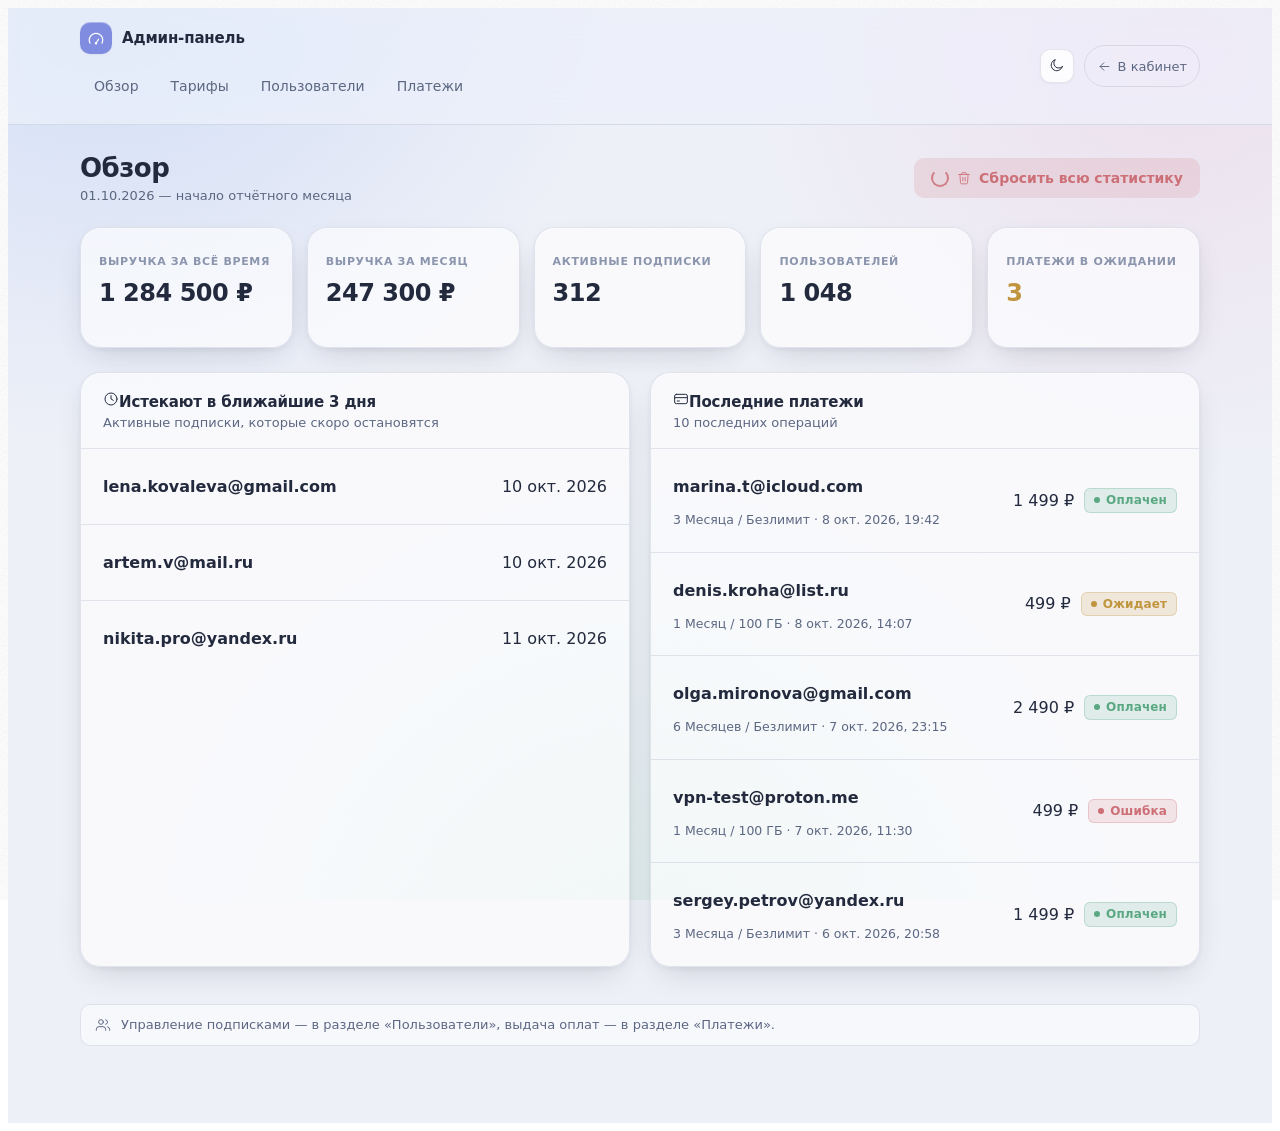
<file: preview/index.html>
<!DOCTYPE html>
<html lang="ru">
<head>
<meta charset="utf-8" />
<meta name="viewport" content="width=device-width, initial-scale=1" />
<meta name="color-scheme" content="light dark" />
<title>Обзор — Админ-панель (liquid glass preview)</title>
<link rel="stylesheet" href="assets/admin.css" />
</head>
<body>
<div class="ad-root">
  <header class="ad-header">
    <div class="ad-header-in">
      <div class="ad-header-start">
        <a class="ad-brand" href="index.html">
          <span class="ad-brand-mark"><svg width="18" height="18" viewBox="0 0 24 24" fill="none" stroke="currentColor" stroke-width="1.5" stroke-linecap="round" stroke-linejoin="round" aria-hidden="true"><path d="M4 19a9 9 0 1 1 16 0" /><path d="M12 19l3.5-5.5" /><circle cx="12" cy="19" r="1" /></svg></span>
          Админ-панель
        </a>
        <nav class="ad-nav" aria-label="Разделы админки">
          <a class="ad-navlink is-active" href="index.html" aria-current="page">Обзор</a>
          <a class="ad-navlink" href="plans.html">Тарифы</a>
          <a class="ad-navlink" href="users.html">Пользователи</a>
          <a class="ad-navlink" href="payments.html">Платежи</a>
        </nav>
      </div>
      <div class="ad-header-end">
        <button type="button" class="ad-btn ad-btn-icon ad-btn-sm theme-toggle"
                aria-label="Включить тёмную тему" aria-pressed="false">
          <span class="i-moon"><svg width="16" height="16" viewBox="0 0 24 24" fill="none" stroke="currentColor" stroke-width="1.5" stroke-linecap="round" stroke-linejoin="round" aria-hidden="true"><path d="M20 14.5A8.5 8.5 0 1 1 9.5 4a6.8 6.8 0 0 0 10.5 10.5Z" /></svg></span>
          <span class="i-sun"><svg width="16" height="16" viewBox="0 0 24 24" fill="none" stroke="currentColor" stroke-width="1.5" stroke-linecap="round" stroke-linejoin="round" aria-hidden="true"><circle cx="12" cy="12" r="4.2" /><path d="M12 2.5v2.2M12 19.3v2.2M4.2 4.2l1.6 1.6M18.2 18.2l1.6 1.6M2.5 12h2.2M19.3 12h2.2M4.2 19.8l1.6-1.6M18.2 5.8l1.6-1.6" /></svg></span>
        </button>
        <a class="ad-back" href="#"><svg width="15" height="15" viewBox="0 0 24 24" fill="none" stroke="currentColor" stroke-width="1.5" stroke-linecap="round" stroke-linejoin="round" aria-hidden="true"><path d="M19 12H5" /><path d="m11 6-6 6 6 6" /></svg>В кабинет</a>
      </div>
    </div>
  </header>

  <main class="ad-main">
    <div class="ad-stack ad-fade">
      <div class="ad-row">
        <div style="min-width:0">
          <h1 class="ad-h1">Обзор</h1>
          <p class="ad-sub">01.10.2026 — начало отчётного месяца</p>
        </div>
        <div class="ad-actions">
<form class="ad-inline-form" data-msg="Готово: статистика сброшена" data-confirm="Сбросить ВСЮ статистику? Будут удалены все платежи и подписки, VPN-пользователи будут удалены с сервера."><button type="submit" class="ad-btn ad-btn-danger"><span class="ad-spin" aria-hidden="true"></span><svg width="14" height="14" viewBox="0 0 24 24" fill="none" stroke="currentColor" stroke-width="1.5" stroke-linecap="round" stroke-linejoin="round" aria-hidden="true"><path d="M3 6h18" /><path d="M8 6V4a1 1 0 0 1 1-1h6a1 1 0 0 1 1 1v2" /><path d="M19 6l-1 14a2 2 0 0 1-2 2H8a2 2 0 0 1-2-2L5 6" /><path d="M10 11v6M14 11v6" /></svg>Сбросить всю статистику</button></form>
        </div>
      </div>

      <div class="ad-grid-stats">
      <div class="ad-panel ad-stat">
        <p class="ad-stat-label">Выручка за всё время</p>
        <p class="ad-stat-value">1 284 500 ₽</p>
      </div>
      <div class="ad-panel ad-stat">
        <p class="ad-stat-label">Выручка за месяц</p>
        <p class="ad-stat-value">247 300 ₽</p>
      </div>
      <div class="ad-panel ad-stat">
        <p class="ad-stat-label">Активные подписки</p>
        <p class="ad-stat-value">312</p>
      </div>
      <div class="ad-panel ad-stat">
        <p class="ad-stat-label">Пользователей</p>
        <p class="ad-stat-value">1 048</p>
      </div>
      <div class="ad-panel ad-stat ad-stat--alert">
        <p class="ad-stat-label">Платежи в ожидании</p>
        <p class="ad-stat-value">3</p>
      </div>
      </div>

      <div class="ad-cols-2">
        <section class="ad-panel">
    <div class="ad-panel-head">
      <div style="min-width:0">
        <h2 class="ad-h2 ad-panel-head-t"><svg width="16" height="16" viewBox="0 0 24 24" fill="none" stroke="currentColor" stroke-width="1.5" stroke-linecap="round" stroke-linejoin="round" aria-hidden="true"><circle cx="12" cy="12" r="9" /><path d="M12 7v5l3.5 2" /></svg>Истекают в ближайшие 3 дня</h2>
        <p class="ad-sub">Активные подписки, которые скоро остановятся</p>
      </div>
    </div>
          <ul class="ad-list">
        <li class="ad-list-item"><p class="ad-cell-title">lena.kovaleva@gmail.com</p><time class="ad-num" datetime="2026-10-10">10 окт. 2026</time></li>
        <li class="ad-list-item"><p class="ad-cell-title">artem.v@mail.ru</p><time class="ad-num" datetime="2026-10-10">10 окт. 2026</time></li>
        <li class="ad-list-item"><p class="ad-cell-title">nikita.pro@yandex.ru</p><time class="ad-num" datetime="2026-10-11">11 окт. 2026</time></li>
          </ul>
        </section>

        <section class="ad-panel">
    <div class="ad-panel-head">
      <div style="min-width:0">
        <h2 class="ad-h2 ad-panel-head-t"><svg width="16" height="16" viewBox="0 0 24 24" fill="none" stroke="currentColor" stroke-width="1.5" stroke-linecap="round" stroke-linejoin="round" aria-hidden="true"><rect x="2.5" y="5" width="19" height="14" rx="2.5" /><path d="M2.5 10h19" /><path d="M6.5 15h3" /></svg>Последние платежи</h2>
        <p class="ad-sub">10 последних операций</p>
      </div>
    </div>
          <ul class="ad-list">
        <li class="ad-list-item">
          <div style="min-width:0"><p class="ad-cell-title">marina.t@icloud.com</p>
            <p class="ad-cell-meta">3 Месяца / Безлимит · 8 окт. 2026, 19:42</p></div>
          <div class="ad-actions" style="gap:10px"><span class="ad-num">1 499 ₽</span><span class="ad-badge ad-badge-good">Оплачен</span></div>
        </li>
        <li class="ad-list-item">
          <div style="min-width:0"><p class="ad-cell-title">denis.kroha@list.ru</p>
            <p class="ad-cell-meta">1 Месяц / 100 ГБ · 8 окт. 2026, 14:07</p></div>
          <div class="ad-actions" style="gap:10px"><span class="ad-num">499 ₽</span><span class="ad-badge ad-badge-warn">Ожидает</span></div>
        </li>
        <li class="ad-list-item">
          <div style="min-width:0"><p class="ad-cell-title">olga.mironova@gmail.com</p>
            <p class="ad-cell-meta">6 Месяцев / Безлимит · 7 окт. 2026, 23:15</p></div>
          <div class="ad-actions" style="gap:10px"><span class="ad-num">2 490 ₽</span><span class="ad-badge ad-badge-good">Оплачен</span></div>
        </li>
        <li class="ad-list-item">
          <div style="min-width:0"><p class="ad-cell-title">vpn-test@proton.me</p>
            <p class="ad-cell-meta">1 Месяц / 100 ГБ · 7 окт. 2026, 11:30</p></div>
          <div class="ad-actions" style="gap:10px"><span class="ad-num">499 ₽</span><span class="ad-badge ad-badge-bad">Ошибка</span></div>
        </li>
        <li class="ad-list-item">
          <div style="min-width:0"><p class="ad-cell-title">sergey.petrov@yandex.ru</p>
            <p class="ad-cell-meta">3 Месяца / Безлимит · 6 окт. 2026, 20:58</p></div>
          <div class="ad-actions" style="gap:10px"><span class="ad-num">1 499 ₽</span><span class="ad-badge ad-badge-good">Оплачен</span></div>
        </li>
          </ul>
        </section>
      </div>

      <p class="ad-note"><svg width="16" height="16" viewBox="0 0 24 24" fill="none" stroke="currentColor" stroke-width="1.5" stroke-linecap="round" stroke-linejoin="round" aria-hidden="true"><path d="M16 20v-1.5a4 4 0 0 0-4-4H6a4 4 0 0 0-4 4V20" /><circle cx="9" cy="7.5" r="3.5" /><path d="M22 20v-1.5a4 4 0 0 0-3-3.85" /><path d="M16 4.15A3.5 3.5 0 0 1 16 11" /></svg>
        Управление подписками — в разделе «Пользователи», выдача оплат — в разделе «Платежи».
      </p>
    </div>
  </main>

  <!-- ActionToast: в проде появляется из ?msg=; здесь — после «отправки» формы -->
  <div class="ad-toast" id="toast" role="status" aria-live="polite" hidden>
    <span class="ad-toast-icon"></span><span class="ad-toast-text"></span>
  </div>

  <!-- ConfirmButton: в проде window.confirm(); здесь стеклянная карточка -->
  <div class="ad-confirm" id="confirm" role="dialog" aria-modal="true"
       aria-labelledby="confirm-text" hidden>
    <div class="ad-confirm-card">
      <p class="ad-confirm-text" id="confirm-text"></p>
      <div class="ad-confirm-actions">
        <button type="button" class="ad-btn ad-btn-ghost" data-role="cancel">Отмена</button>
        <button type="button" class="ad-btn ad-btn-primary" data-role="ok">Подтвердить</button>
      </div>
    </div>
  </div>
</div>
<script src="assets/preview.js"></script>
</body>
</html>
</file>
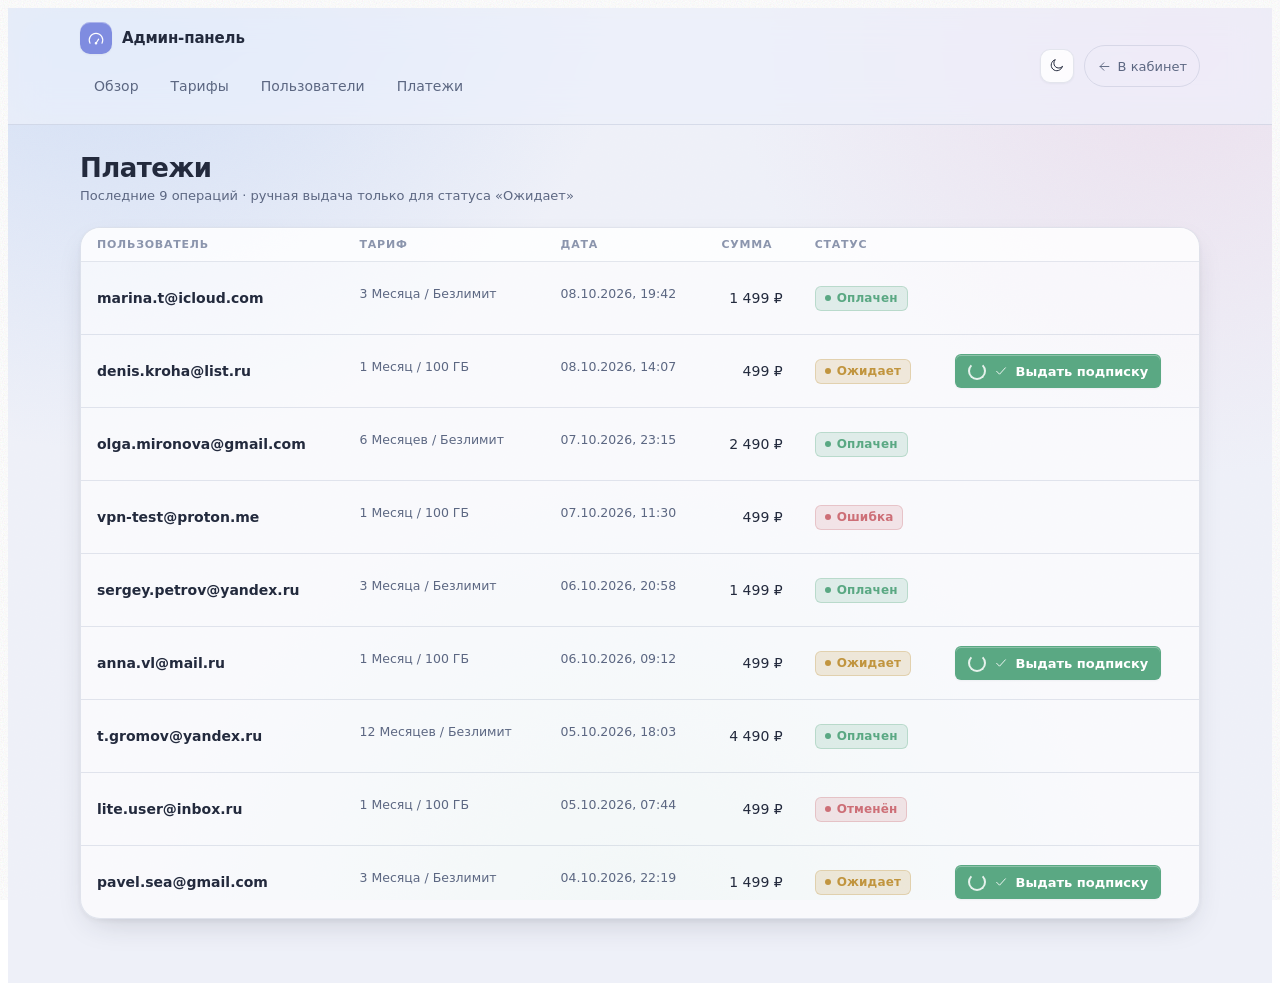
<file: preview/payments.html>
<!DOCTYPE html>
<html lang="ru">
<head>
<meta charset="utf-8" />
<meta name="viewport" content="width=device-width, initial-scale=1" />
<meta name="color-scheme" content="light dark" />
<title>Платежи — Админ-панель (liquid glass preview)</title>
<link rel="stylesheet" href="assets/admin.css" />
</head>
<body>
<div class="ad-root">
  <header class="ad-header">
    <div class="ad-header-in">
      <div class="ad-header-start">
        <a class="ad-brand" href="index.html">
          <span class="ad-brand-mark"><svg width="18" height="18" viewBox="0 0 24 24" fill="none" stroke="currentColor" stroke-width="1.5" stroke-linecap="round" stroke-linejoin="round" aria-hidden="true"><path d="M4 19a9 9 0 1 1 16 0" /><path d="M12 19l3.5-5.5" /><circle cx="12" cy="19" r="1" /></svg></span>
          Админ-панель
        </a>
        <nav class="ad-nav" aria-label="Разделы админки">
          <a class="ad-navlink" href="index.html">Обзор</a>
          <a class="ad-navlink" href="plans.html">Тарифы</a>
          <a class="ad-navlink" href="users.html">Пользователи</a>
          <a class="ad-navlink is-active" href="payments.html" aria-current="page">Платежи</a>
        </nav>
      </div>
      <div class="ad-header-end">
        <button type="button" class="ad-btn ad-btn-icon ad-btn-sm theme-toggle"
                aria-label="Включить тёмную тему" aria-pressed="false">
          <span class="i-moon"><svg width="16" height="16" viewBox="0 0 24 24" fill="none" stroke="currentColor" stroke-width="1.5" stroke-linecap="round" stroke-linejoin="round" aria-hidden="true"><path d="M20 14.5A8.5 8.5 0 1 1 9.5 4a6.8 6.8 0 0 0 10.5 10.5Z" /></svg></span>
          <span class="i-sun"><svg width="16" height="16" viewBox="0 0 24 24" fill="none" stroke="currentColor" stroke-width="1.5" stroke-linecap="round" stroke-linejoin="round" aria-hidden="true"><circle cx="12" cy="12" r="4.2" /><path d="M12 2.5v2.2M12 19.3v2.2M4.2 4.2l1.6 1.6M18.2 18.2l1.6 1.6M2.5 12h2.2M19.3 12h2.2M4.2 19.8l1.6-1.6M18.2 5.8l1.6-1.6" /></svg></span>
        </button>
        <a class="ad-back" href="#"><svg width="15" height="15" viewBox="0 0 24 24" fill="none" stroke="currentColor" stroke-width="1.5" stroke-linecap="round" stroke-linejoin="round" aria-hidden="true"><path d="M19 12H5" /><path d="m11 6-6 6 6 6" /></svg>В кабинет</a>
      </div>
    </div>
  </header>

  <main class="ad-main">
    <div class="ad-stack ad-fade">
      <div class="ad-row">
        <div style="min-width:0">
          <h1 class="ad-h1">Платежи</h1>
          <p class="ad-sub">Последние 9 операций · ручная выдача только для статуса «Ожидает»</p>
        </div>
      </div>

      <section class="ad-panel">
        <div class="ad-table-wrap">
          <table class="ad-table">
            <caption class="ad-sr-only">Список платежей</caption>
            <thead>
              <tr>
                <th scope="col">Пользователь</th>
                <th scope="col">Тариф</th>
                <th scope="col">Дата</th>
                <th scope="col" class="ad-num">Сумма</th>
                <th scope="col">Статус</th>
                <th scope="col"><span class="ad-sr-only">Действия</span></th>
              </tr>
            </thead>
            <tbody>
            <tr>
              <td><p class="ad-cell-title">marina.t@icloud.com</p></td>
              <td><p class="ad-cell-meta">3 Месяца / Безлимит</p></td>
              <td><p class="ad-cell-meta"><time datetime="2026-10-08T19:42">08.10.2026, 19:42</time></p></td>
              <td class="ad-num">1 499 ₽</td>
              <td><span class="ad-badge ad-badge-good">Оплачен</span></td>
              <td></td>
            </tr>
            <tr>
              <td><p class="ad-cell-title">denis.kroha@list.ru</p></td>
              <td><p class="ad-cell-meta">1 Месяц / 100 ГБ</p></td>
              <td><p class="ad-cell-meta"><time datetime="2026-10-08T14:07">08.10.2026, 14:07</time></p></td>
              <td class="ad-num">499 ₽</td>
              <td><span class="ad-badge ad-badge-warn">Ожидает</span></td>
              <td><form class="ad-inline-form" data-msg="Готово: подписка выдана" data-confirm="Отметить платёж оплаченным и выдать подписку?"><button type="submit" class="ad-btn ad-btn-sm ad-btn-good"><span class="ad-spin" aria-hidden="true"></span><svg width="14" height="14" viewBox="0 0 24 24" fill="none" stroke="currentColor" stroke-width="1.5" stroke-linecap="round" stroke-linejoin="round" aria-hidden="true"><path d="M4.5 12.5 9.5 17.5 19.5 6.5" /></svg>Выдать подписку</button></form></td>
            </tr>
            <tr>
              <td><p class="ad-cell-title">olga.mironova@gmail.com</p></td>
              <td><p class="ad-cell-meta">6 Месяцев / Безлимит</p></td>
              <td><p class="ad-cell-meta"><time datetime="2026-10-07T23:15">07.10.2026, 23:15</time></p></td>
              <td class="ad-num">2 490 ₽</td>
              <td><span class="ad-badge ad-badge-good">Оплачен</span></td>
              <td></td>
            </tr>
            <tr>
              <td><p class="ad-cell-title">vpn-test@proton.me</p></td>
              <td><p class="ad-cell-meta">1 Месяц / 100 ГБ</p></td>
              <td><p class="ad-cell-meta"><time datetime="2026-10-07T11:30">07.10.2026, 11:30</time></p></td>
              <td class="ad-num">499 ₽</td>
              <td><span class="ad-badge ad-badge-bad">Ошибка</span></td>
              <td></td>
            </tr>
            <tr>
              <td><p class="ad-cell-title">sergey.petrov@yandex.ru</p></td>
              <td><p class="ad-cell-meta">3 Месяца / Безлимит</p></td>
              <td><p class="ad-cell-meta"><time datetime="2026-10-06T20:58">06.10.2026, 20:58</time></p></td>
              <td class="ad-num">1 499 ₽</td>
              <td><span class="ad-badge ad-badge-good">Оплачен</span></td>
              <td></td>
            </tr>
            <tr>
              <td><p class="ad-cell-title">anna.vl@mail.ru</p></td>
              <td><p class="ad-cell-meta">1 Месяц / 100 ГБ</p></td>
              <td><p class="ad-cell-meta"><time datetime="2026-10-06T09:12">06.10.2026, 09:12</time></p></td>
              <td class="ad-num">499 ₽</td>
              <td><span class="ad-badge ad-badge-warn">Ожидает</span></td>
              <td><form class="ad-inline-form" data-msg="Готово: подписка выдана" data-confirm="Отметить платёж оплаченным и выдать подписку?"><button type="submit" class="ad-btn ad-btn-sm ad-btn-good"><span class="ad-spin" aria-hidden="true"></span><svg width="14" height="14" viewBox="0 0 24 24" fill="none" stroke="currentColor" stroke-width="1.5" stroke-linecap="round" stroke-linejoin="round" aria-hidden="true"><path d="M4.5 12.5 9.5 17.5 19.5 6.5" /></svg>Выдать подписку</button></form></td>
            </tr>
            <tr>
              <td><p class="ad-cell-title">t.gromov@yandex.ru</p></td>
              <td><p class="ad-cell-meta">12 Месяцев / Безлимит</p></td>
              <td><p class="ad-cell-meta"><time datetime="2026-10-05T18:03">05.10.2026, 18:03</time></p></td>
              <td class="ad-num">4 490 ₽</td>
              <td><span class="ad-badge ad-badge-good">Оплачен</span></td>
              <td></td>
            </tr>
            <tr>
              <td><p class="ad-cell-title">lite.user@inbox.ru</p></td>
              <td><p class="ad-cell-meta">1 Месяц / 100 ГБ</p></td>
              <td><p class="ad-cell-meta"><time datetime="2026-10-05T07:44">05.10.2026, 07:44</time></p></td>
              <td class="ad-num">499 ₽</td>
              <td><span class="ad-badge ad-badge-bad">Отменён</span></td>
              <td></td>
            </tr>
            <tr>
              <td><p class="ad-cell-title">pavel.sea@gmail.com</p></td>
              <td><p class="ad-cell-meta">3 Месяца / Безлимит</p></td>
              <td><p class="ad-cell-meta"><time datetime="2026-10-04T22:19">04.10.2026, 22:19</time></p></td>
              <td class="ad-num">1 499 ₽</td>
              <td><span class="ad-badge ad-badge-warn">Ожидает</span></td>
              <td><form class="ad-inline-form" data-msg="Готово: подписка выдана" data-confirm="Отметить платёж оплаченным и выдать подписку?"><button type="submit" class="ad-btn ad-btn-sm ad-btn-good"><span class="ad-spin" aria-hidden="true"></span><svg width="14" height="14" viewBox="0 0 24 24" fill="none" stroke="currentColor" stroke-width="1.5" stroke-linecap="round" stroke-linejoin="round" aria-hidden="true"><path d="M4.5 12.5 9.5 17.5 19.5 6.5" /></svg>Выдать подписку</button></form></td>
            </tr>
            </tbody>
          </table>
        </div>
      </section>
    </div>
  </main>

  <!-- ActionToast: в проде появляется из ?msg=; здесь — после «отправки» формы -->
  <div class="ad-toast" id="toast" role="status" aria-live="polite" hidden>
    <span class="ad-toast-icon"></span><span class="ad-toast-text"></span>
  </div>

  <!-- ConfirmButton: в проде window.confirm(); здесь стеклянная карточка -->
  <div class="ad-confirm" id="confirm" role="dialog" aria-modal="true"
       aria-labelledby="confirm-text" hidden>
    <div class="ad-confirm-card">
      <p class="ad-confirm-text" id="confirm-text"></p>
      <div class="ad-confirm-actions">
        <button type="button" class="ad-btn ad-btn-ghost" data-role="cancel">Отмена</button>
        <button type="button" class="ad-btn ad-btn-primary" data-role="ok">Подтвердить</button>
      </div>
    </div>
  </div>
</div>
<script src="assets/preview.js"></script>
</body>
</html>
</file>
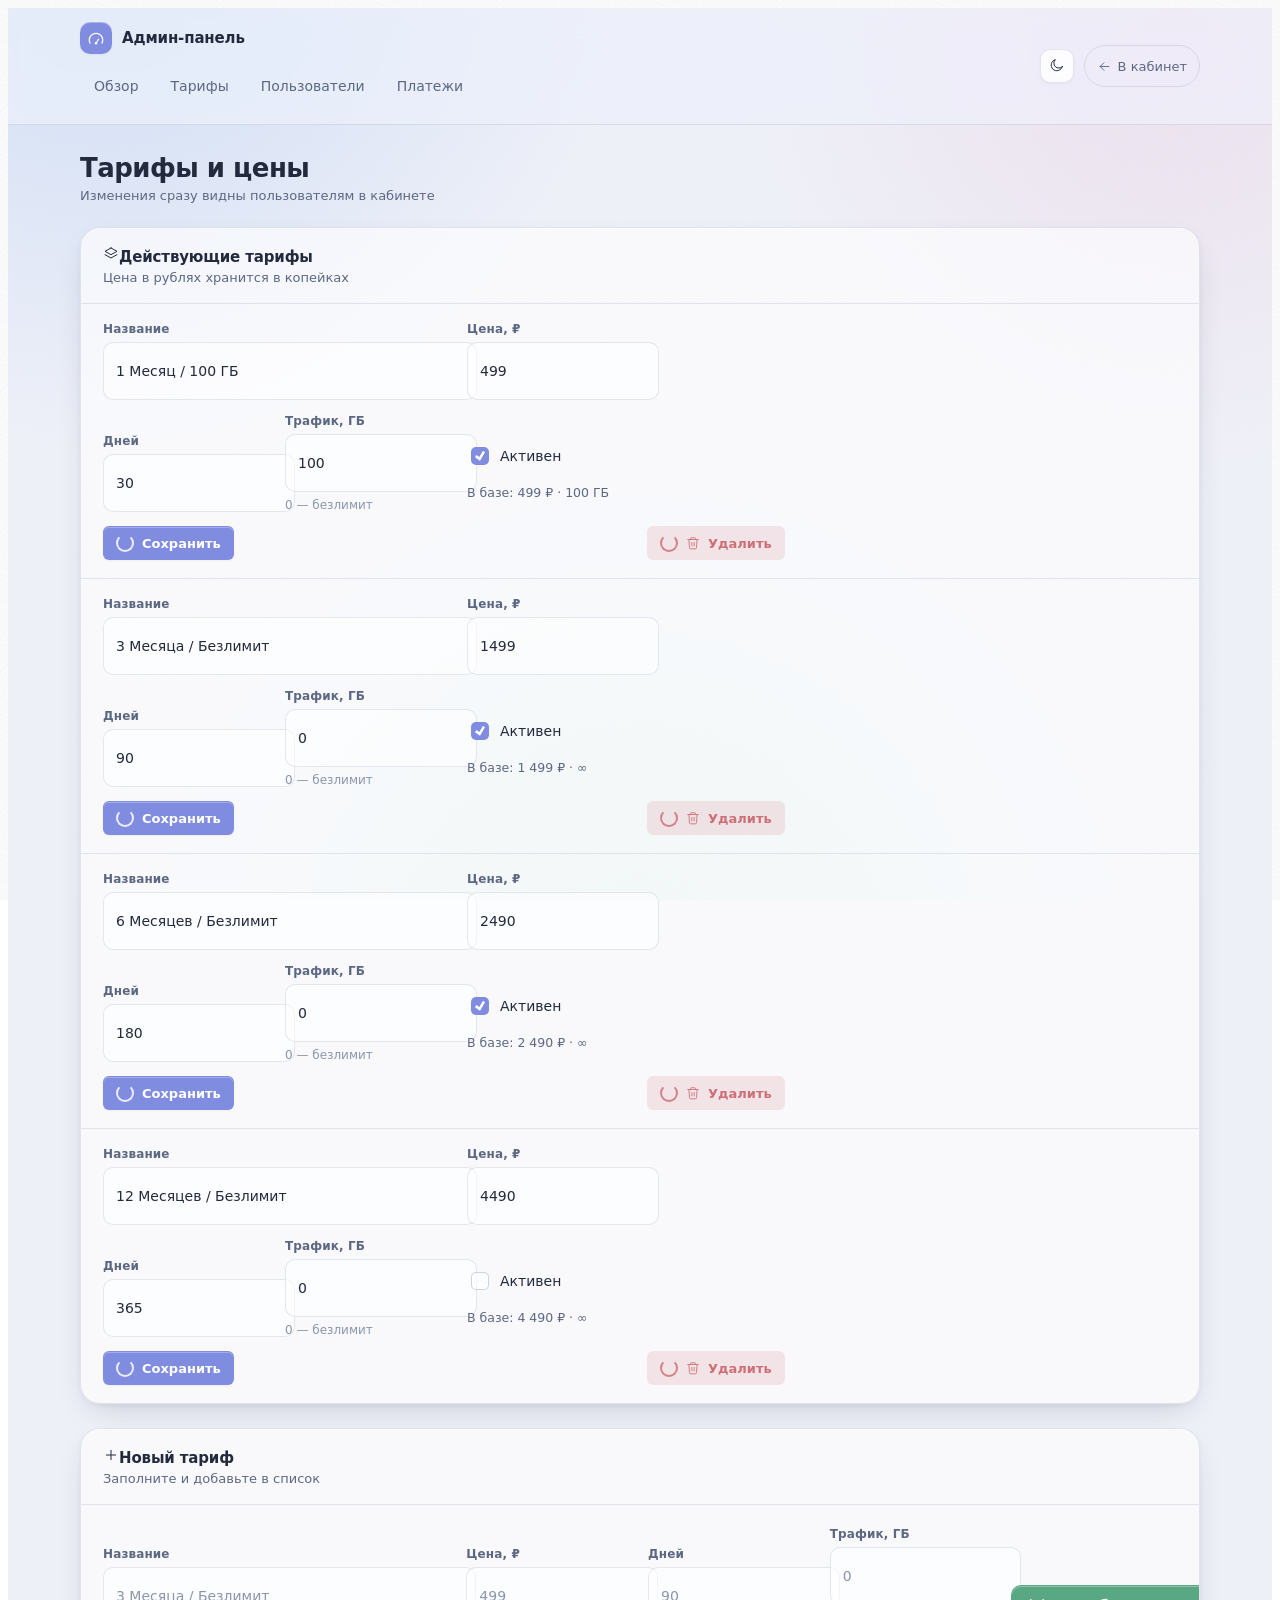
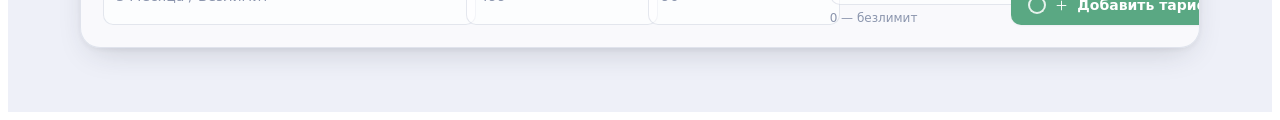
<file: preview/plans.html>
<!DOCTYPE html>
<html lang="ru">
<head>
<meta charset="utf-8" />
<meta name="viewport" content="width=device-width, initial-scale=1" />
<meta name="color-scheme" content="light dark" />
<title>Тарифы — Админ-панель (liquid glass preview)</title>
<link rel="stylesheet" href="assets/admin.css" />
</head>
<body>
<div class="ad-root">
  <header class="ad-header">
    <div class="ad-header-in">
      <div class="ad-header-start">
        <a class="ad-brand" href="index.html">
          <span class="ad-brand-mark"><svg width="18" height="18" viewBox="0 0 24 24" fill="none" stroke="currentColor" stroke-width="1.5" stroke-linecap="round" stroke-linejoin="round" aria-hidden="true"><path d="M4 19a9 9 0 1 1 16 0" /><path d="M12 19l3.5-5.5" /><circle cx="12" cy="19" r="1" /></svg></span>
          Админ-панель
        </a>
        <nav class="ad-nav" aria-label="Разделы админки">
          <a class="ad-navlink" href="index.html">Обзор</a>
          <a class="ad-navlink is-active" href="plans.html" aria-current="page">Тарифы</a>
          <a class="ad-navlink" href="users.html">Пользователи</a>
          <a class="ad-navlink" href="payments.html">Платежи</a>
        </nav>
      </div>
      <div class="ad-header-end">
        <button type="button" class="ad-btn ad-btn-icon ad-btn-sm theme-toggle"
                aria-label="Включить тёмную тему" aria-pressed="false">
          <span class="i-moon"><svg width="16" height="16" viewBox="0 0 24 24" fill="none" stroke="currentColor" stroke-width="1.5" stroke-linecap="round" stroke-linejoin="round" aria-hidden="true"><path d="M20 14.5A8.5 8.5 0 1 1 9.5 4a6.8 6.8 0 0 0 10.5 10.5Z" /></svg></span>
          <span class="i-sun"><svg width="16" height="16" viewBox="0 0 24 24" fill="none" stroke="currentColor" stroke-width="1.5" stroke-linecap="round" stroke-linejoin="round" aria-hidden="true"><circle cx="12" cy="12" r="4.2" /><path d="M12 2.5v2.2M12 19.3v2.2M4.2 4.2l1.6 1.6M18.2 18.2l1.6 1.6M2.5 12h2.2M19.3 12h2.2M4.2 19.8l1.6-1.6M18.2 5.8l1.6-1.6" /></svg></span>
        </button>
        <a class="ad-back" href="#"><svg width="15" height="15" viewBox="0 0 24 24" fill="none" stroke="currentColor" stroke-width="1.5" stroke-linecap="round" stroke-linejoin="round" aria-hidden="true"><path d="M19 12H5" /><path d="m11 6-6 6 6 6" /></svg>В кабинет</a>
      </div>
    </div>
  </header>

  <main class="ad-main">
    <div class="ad-stack ad-fade">
      <div class="ad-row">
        <div style="min-width:0">
          <h1 class="ad-h1">Тарифы и цены</h1>
          <p class="ad-sub">Изменения сразу видны пользователям в кабинете</p>
        </div>
      </div>

      <section class="ad-panel">
    <div class="ad-panel-head">
      <div style="min-width:0">
        <h2 class="ad-h2 ad-panel-head-t"><svg width="16" height="16" viewBox="0 0 24 24" fill="none" stroke="currentColor" stroke-width="1.5" stroke-linecap="round" stroke-linejoin="round" aria-hidden="true"><path d="M12 3 3 8l9 5 9-5-9-5Z" /><path d="m3 13 9 5 9-5" /></svg>Действующие тарифы</h2>
        <p class="ad-sub">Цена в рублях хранится в копейках</p>
      </div>
    </div>
        <ul class="ad-plan-list">
        <li class="ad-plan-item">
          <form class="ad-form-grid" data-msg="Готово: тариф сохранён">
            <input type="hidden" name="id" value="1" />
    <div class="ad-field ad-span-2">
      <label class="ad-label" for="plan-name-1">Название</label>
      <input id="plan-name-1" name="name" class="ad-input" value="1 Месяц / 100 ГБ" maxlength="60" required />
    </div>
    <div class="ad-field">
      <label class="ad-label" for="plan-price-1">Цена, ₽</label>
      <input id="plan-price-1" name="price" class="ad-input" type="number" min="0" step="1" value="499" required />
    </div>
    <div class="ad-field">
      <label class="ad-label" for="plan-days-1">Дней</label>
      <input id="plan-days-1" name="durationDays" class="ad-input" type="number" min="1" max="3650" value="30" required />
    </div>
    <div class="ad-field">
      <label class="ad-label" for="plan-traffic-1">Трафик, ГБ</label>
      <input id="plan-traffic-1" name="trafficGb" class="ad-input" type="number" min="0" max="100000" value="100" />
      <p id="plan-traffic-1-hint" style="font-size:12px;color:var(--ink-subtle);margin:0">0 — безлимит</p>
    </div>
            <div class="ad-plan-side">
              <label class="ad-check" for="plan-active-1">
                <input id="plan-active-1" name="isActive" type="checkbox" checked /> Активен
              </label>
              <p class="ad-cell-meta">В базе: 499 ₽ · 100 ГБ</p>
            </div>
            <div class="ad-actions">
              <button type="submit" class="ad-btn ad-btn-sm ad-btn-primary">
                <span class="ad-spin" aria-hidden="true"></span>Сохранить
              </button>
            </div>
          </form>
<form class="ad-inline-form" data-msg="Готово: тариф удалён" data-confirm="Удалить тариф? Если он уже используется в подписках или платежах — он будет просто деактивирован."><button type="submit" class="ad-btn ad-btn-sm ad-btn-danger"><span class="ad-spin" aria-hidden="true"></span><svg width="14" height="14" viewBox="0 0 24 24" fill="none" stroke="currentColor" stroke-width="1.5" stroke-linecap="round" stroke-linejoin="round" aria-hidden="true"><path d="M3 6h18" /><path d="M8 6V4a1 1 0 0 1 1-1h6a1 1 0 0 1 1 1v2" /><path d="M19 6l-1 14a2 2 0 0 1-2 2H8a2 2 0 0 1-2-2L5 6" /><path d="M10 11v6M14 11v6" /></svg>Удалить</button></form>
        </li>
        <li class="ad-plan-item">
          <form class="ad-form-grid" data-msg="Готово: тариф сохранён">
            <input type="hidden" name="id" value="2" />
    <div class="ad-field ad-span-2">
      <label class="ad-label" for="plan-name-2">Название</label>
      <input id="plan-name-2" name="name" class="ad-input" value="3 Месяца / Безлимит" maxlength="60" required />
    </div>
    <div class="ad-field">
      <label class="ad-label" for="plan-price-2">Цена, ₽</label>
      <input id="plan-price-2" name="price" class="ad-input" type="number" min="0" step="1" value="1499" required />
    </div>
    <div class="ad-field">
      <label class="ad-label" for="plan-days-2">Дней</label>
      <input id="plan-days-2" name="durationDays" class="ad-input" type="number" min="1" max="3650" value="90" required />
    </div>
    <div class="ad-field">
      <label class="ad-label" for="plan-traffic-2">Трафик, ГБ</label>
      <input id="plan-traffic-2" name="trafficGb" class="ad-input" type="number" min="0" max="100000" value="0" />
      <p id="plan-traffic-2-hint" style="font-size:12px;color:var(--ink-subtle);margin:0">0 — безлимит</p>
    </div>
            <div class="ad-plan-side">
              <label class="ad-check" for="plan-active-2">
                <input id="plan-active-2" name="isActive" type="checkbox" checked /> Активен
              </label>
              <p class="ad-cell-meta">В базе: 1 499 ₽ · ∞</p>
            </div>
            <div class="ad-actions">
              <button type="submit" class="ad-btn ad-btn-sm ad-btn-primary">
                <span class="ad-spin" aria-hidden="true"></span>Сохранить
              </button>
            </div>
          </form>
<form class="ad-inline-form" data-msg="Готово: тариф удалён" data-confirm="Удалить тариф? Если он уже используется в подписках или платежах — он будет просто деактивирован."><button type="submit" class="ad-btn ad-btn-sm ad-btn-danger"><span class="ad-spin" aria-hidden="true"></span><svg width="14" height="14" viewBox="0 0 24 24" fill="none" stroke="currentColor" stroke-width="1.5" stroke-linecap="round" stroke-linejoin="round" aria-hidden="true"><path d="M3 6h18" /><path d="M8 6V4a1 1 0 0 1 1-1h6a1 1 0 0 1 1 1v2" /><path d="M19 6l-1 14a2 2 0 0 1-2 2H8a2 2 0 0 1-2-2L5 6" /><path d="M10 11v6M14 11v6" /></svg>Удалить</button></form>
        </li>
        <li class="ad-plan-item">
          <form class="ad-form-grid" data-msg="Готово: тариф сохранён">
            <input type="hidden" name="id" value="3" />
    <div class="ad-field ad-span-2">
      <label class="ad-label" for="plan-name-3">Название</label>
      <input id="plan-name-3" name="name" class="ad-input" value="6 Месяцев / Безлимит" maxlength="60" required />
    </div>
    <div class="ad-field">
      <label class="ad-label" for="plan-price-3">Цена, ₽</label>
      <input id="plan-price-3" name="price" class="ad-input" type="number" min="0" step="1" value="2490" required />
    </div>
    <div class="ad-field">
      <label class="ad-label" for="plan-days-3">Дней</label>
      <input id="plan-days-3" name="durationDays" class="ad-input" type="number" min="1" max="3650" value="180" required />
    </div>
    <div class="ad-field">
      <label class="ad-label" for="plan-traffic-3">Трафик, ГБ</label>
      <input id="plan-traffic-3" name="trafficGb" class="ad-input" type="number" min="0" max="100000" value="0" />
      <p id="plan-traffic-3-hint" style="font-size:12px;color:var(--ink-subtle);margin:0">0 — безлимит</p>
    </div>
            <div class="ad-plan-side">
              <label class="ad-check" for="plan-active-3">
                <input id="plan-active-3" name="isActive" type="checkbox" checked /> Активен
              </label>
              <p class="ad-cell-meta">В базе: 2 490 ₽ · ∞</p>
            </div>
            <div class="ad-actions">
              <button type="submit" class="ad-btn ad-btn-sm ad-btn-primary">
                <span class="ad-spin" aria-hidden="true"></span>Сохранить
              </button>
            </div>
          </form>
<form class="ad-inline-form" data-msg="Готово: тариф удалён" data-confirm="Удалить тариф? Если он уже используется в подписках или платежах — он будет просто деактивирован."><button type="submit" class="ad-btn ad-btn-sm ad-btn-danger"><span class="ad-spin" aria-hidden="true"></span><svg width="14" height="14" viewBox="0 0 24 24" fill="none" stroke="currentColor" stroke-width="1.5" stroke-linecap="round" stroke-linejoin="round" aria-hidden="true"><path d="M3 6h18" /><path d="M8 6V4a1 1 0 0 1 1-1h6a1 1 0 0 1 1 1v2" /><path d="M19 6l-1 14a2 2 0 0 1-2 2H8a2 2 0 0 1-2-2L5 6" /><path d="M10 11v6M14 11v6" /></svg>Удалить</button></form>
        </li>
        <li class="ad-plan-item">
          <form class="ad-form-grid" data-msg="Готово: тариф сохранён">
            <input type="hidden" name="id" value="4" />
    <div class="ad-field ad-span-2">
      <label class="ad-label" for="plan-name-4">Название</label>
      <input id="plan-name-4" name="name" class="ad-input" value="12 Месяцев / Безлимит" maxlength="60" required />
    </div>
    <div class="ad-field">
      <label class="ad-label" for="plan-price-4">Цена, ₽</label>
      <input id="plan-price-4" name="price" class="ad-input" type="number" min="0" step="1" value="4490" required />
    </div>
    <div class="ad-field">
      <label class="ad-label" for="plan-days-4">Дней</label>
      <input id="plan-days-4" name="durationDays" class="ad-input" type="number" min="1" max="3650" value="365" required />
    </div>
    <div class="ad-field">
      <label class="ad-label" for="plan-traffic-4">Трафик, ГБ</label>
      <input id="plan-traffic-4" name="trafficGb" class="ad-input" type="number" min="0" max="100000" value="0" />
      <p id="plan-traffic-4-hint" style="font-size:12px;color:var(--ink-subtle);margin:0">0 — безлимит</p>
    </div>
            <div class="ad-plan-side">
              <label class="ad-check" for="plan-active-4">
                <input id="plan-active-4" name="isActive" type="checkbox" /> Активен
              </label>
              <p class="ad-cell-meta">В базе: 4 490 ₽ · ∞</p>
            </div>
            <div class="ad-actions">
              <button type="submit" class="ad-btn ad-btn-sm ad-btn-primary">
                <span class="ad-spin" aria-hidden="true"></span>Сохранить
              </button>
            </div>
          </form>
<form class="ad-inline-form" data-msg="Готово: тариф удалён" data-confirm="Удалить тариф? Если он уже используется в подписках или платежах — он будет просто деактивирован."><button type="submit" class="ad-btn ad-btn-sm ad-btn-danger"><span class="ad-spin" aria-hidden="true"></span><svg width="14" height="14" viewBox="0 0 24 24" fill="none" stroke="currentColor" stroke-width="1.5" stroke-linecap="round" stroke-linejoin="round" aria-hidden="true"><path d="M3 6h18" /><path d="M8 6V4a1 1 0 0 1 1-1h6a1 1 0 0 1 1 1v2" /><path d="M19 6l-1 14a2 2 0 0 1-2 2H8a2 2 0 0 1-2-2L5 6" /><path d="M10 11v6M14 11v6" /></svg>Удалить</button></form>
        </li>
        </ul>
      </section>

      <section class="ad-panel">
    <div class="ad-panel-head">
      <div style="min-width:0">
        <h2 class="ad-h2 ad-panel-head-t"><svg width="16" height="16" viewBox="0 0 24 24" fill="none" stroke="currentColor" stroke-width="1.5" stroke-linecap="round" stroke-linejoin="round" aria-hidden="true"><path d="M12 5v14M5 12h14" /></svg>Новый тариф</h2>
        <p class="ad-sub">Заполните и добавьте в список</p>
      </div>
    </div>
        <form class="ad-panel-pad ad-form-grid" data-msg="Готово: тариф добавлен">
    <div class="ad-field ad-span-2">
      <label class="ad-label" for="new-plan-name">Название</label>
      <input id="new-plan-name" name="name" class="ad-input" placeholder="3 Месяца / Безлимит" maxlength="60" required />
    </div>
    <div class="ad-field">
      <label class="ad-label" for="new-plan-price">Цена, ₽</label>
      <input id="new-plan-price" name="price" class="ad-input" type="number" min="0" step="1" placeholder="499" required />
    </div>
    <div class="ad-field">
      <label class="ad-label" for="new-plan-days">Дней</label>
      <input id="new-plan-days" name="durationDays" class="ad-input" type="number" min="1" max="3650" placeholder="90" required />
    </div>
    <div class="ad-field">
      <label class="ad-label" for="new-plan-traffic">Трафик, ГБ</label>
      <input id="new-plan-traffic" name="trafficGb" class="ad-input" type="number" min="0" max="100000" placeholder="0" />
      <p id="new-plan-traffic-hint" style="font-size:12px;color:var(--ink-subtle);margin:0">0 — безлимит</p>
    </div>
          <div class="ad-actions">
            <button type="submit" class="ad-btn ad-btn-good">
              <span class="ad-spin" aria-hidden="true"></span><svg width="15" height="15" viewBox="0 0 24 24" fill="none" stroke="currentColor" stroke-width="1.5" stroke-linecap="round" stroke-linejoin="round" aria-hidden="true"><path d="M12 5v14M5 12h14" /></svg>Добавить тариф
            </button>
          </div>
        </form>
      </section>
    </div>
  </main>

  <!-- ActionToast: в проде появляется из ?msg=; здесь — после «отправки» формы -->
  <div class="ad-toast" id="toast" role="status" aria-live="polite" hidden>
    <span class="ad-toast-icon"></span><span class="ad-toast-text"></span>
  </div>

  <!-- ConfirmButton: в проде window.confirm(); здесь стеклянная карточка -->
  <div class="ad-confirm" id="confirm" role="dialog" aria-modal="true"
       aria-labelledby="confirm-text" hidden>
    <div class="ad-confirm-card">
      <p class="ad-confirm-text" id="confirm-text"></p>
      <div class="ad-confirm-actions">
        <button type="button" class="ad-btn ad-btn-ghost" data-role="cancel">Отмена</button>
        <button type="button" class="ad-btn ad-btn-primary" data-role="ok">Подтвердить</button>
      </div>
    </div>
  </div>
</div>
<script src="assets/preview.js"></script>
</body>
</html>
</file>
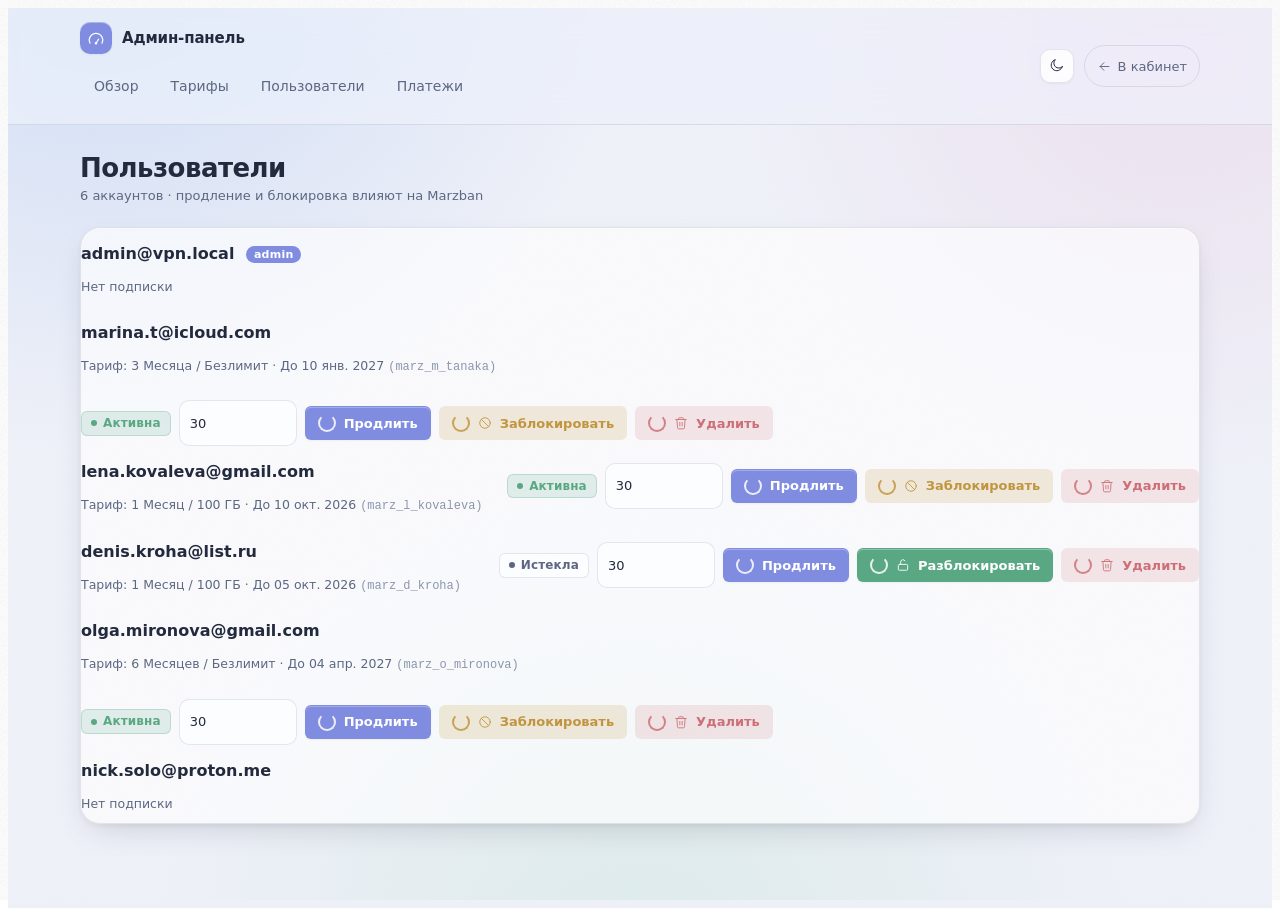
<file: preview/users.html>
<!DOCTYPE html>
<html lang="ru">
<head>
<meta charset="utf-8" />
<meta name="viewport" content="width=device-width, initial-scale=1" />
<meta name="color-scheme" content="light dark" />
<title>Пользователи — Админ-панель (liquid glass preview)</title>
<link rel="stylesheet" href="assets/admin.css" />
</head>
<body>
<div class="ad-root">
  <header class="ad-header">
    <div class="ad-header-in">
      <div class="ad-header-start">
        <a class="ad-brand" href="index.html">
          <span class="ad-brand-mark"><svg width="18" height="18" viewBox="0 0 24 24" fill="none" stroke="currentColor" stroke-width="1.5" stroke-linecap="round" stroke-linejoin="round" aria-hidden="true"><path d="M4 19a9 9 0 1 1 16 0" /><path d="M12 19l3.5-5.5" /><circle cx="12" cy="19" r="1" /></svg></span>
          Админ-панель
        </a>
        <nav class="ad-nav" aria-label="Разделы админки">
          <a class="ad-navlink" href="index.html">Обзор</a>
          <a class="ad-navlink" href="plans.html">Тарифы</a>
          <a class="ad-navlink is-active" href="users.html" aria-current="page">Пользователи</a>
          <a class="ad-navlink" href="payments.html">Платежи</a>
        </nav>
      </div>
      <div class="ad-header-end">
        <button type="button" class="ad-btn ad-btn-icon ad-btn-sm theme-toggle"
                aria-label="Включить тёмную тему" aria-pressed="false">
          <span class="i-moon"><svg width="16" height="16" viewBox="0 0 24 24" fill="none" stroke="currentColor" stroke-width="1.5" stroke-linecap="round" stroke-linejoin="round" aria-hidden="true"><path d="M20 14.5A8.5 8.5 0 1 1 9.5 4a6.8 6.8 0 0 0 10.5 10.5Z" /></svg></span>
          <span class="i-sun"><svg width="16" height="16" viewBox="0 0 24 24" fill="none" stroke="currentColor" stroke-width="1.5" stroke-linecap="round" stroke-linejoin="round" aria-hidden="true"><circle cx="12" cy="12" r="4.2" /><path d="M12 2.5v2.2M12 19.3v2.2M4.2 4.2l1.6 1.6M18.2 18.2l1.6 1.6M2.5 12h2.2M19.3 12h2.2M4.2 19.8l1.6-1.6M18.2 5.8l1.6-1.6" /></svg></span>
        </button>
        <a class="ad-back" href="#"><svg width="15" height="15" viewBox="0 0 24 24" fill="none" stroke="currentColor" stroke-width="1.5" stroke-linecap="round" stroke-linejoin="round" aria-hidden="true"><path d="M19 12H5" /><path d="m11 6-6 6 6 6" /></svg>В кабинет</a>
      </div>
    </div>
  </header>

  <main class="ad-main">
    <div class="ad-stack ad-fade">
      <div class="ad-row">
        <div style="min-width:0">
          <h1 class="ad-h1">Пользователи</h1>
          <p class="ad-sub">6 аккаунтов · продление и блокировка влияют на Marzban</p>
        </div>
      </div>

      <section class="ad-panel">
        <ul class="ad-list">
      <li class="ad-user-row">
        <div style="min-width:0">
          <p class="ad-cell-title">admin@vpn.local <span class="ad-tag">admin</span></p>
          <p class="ad-cell-meta">Нет подписки</p>
        </div>

      </li>
      <li class="ad-user-row">
        <div style="min-width:0">
          <p class="ad-cell-title">marina.t@icloud.com </p>
          <p class="ad-cell-meta">Тариф: 3 Месяца / Безлимит · До <time datetime="2027-01-10">10 янв. 2027</time> <span class="ad-mono">(marz_m_tanaka)</span></p>
        </div>
      <div class="ad-actions">
        <span class="ad-badge ad-badge-good">Активна</span>
        <form class="ad-inline-form" data-msg="Готово: подписка продлена"><label class="ad-sr-only" for="days-2">Дней продления</label><input id="days-2" name="days" class="ad-input ad-input-sm ad-input-w" type="number" min="1" max="3650" value="30" /><button type="submit" class="ad-btn ad-btn-sm ad-btn-primary"><span class="ad-spin" aria-hidden="true"></span>Продлить</button></form>
        <form class="ad-inline-form" data-msg="Готово: доступ заблокирован" data-confirm="Заблокировать доступ пользователю на VPN-сервере?"><button type="submit" class="ad-btn ad-btn-sm ad-btn-warn"><span class="ad-spin" aria-hidden="true"></span><svg width="14" height="14" viewBox="0 0 24 24" fill="none" stroke="currentColor" stroke-width="1.5" stroke-linecap="round" stroke-linejoin="round" aria-hidden="true"><circle cx="12" cy="12" r="9" /><path d="M5.6 5.6l12.8 12.8" /></svg>Заблокировать</button></form>
        <form class="ad-inline-form" data-msg="Готово: подписка удалена" data-confirm="Удалить подписку пользователя? VPN-пользователь будет удалён с сервера."><button type="submit" class="ad-btn ad-btn-sm ad-btn-danger"><span class="ad-spin" aria-hidden="true"></span><svg width="14" height="14" viewBox="0 0 24 24" fill="none" stroke="currentColor" stroke-width="1.5" stroke-linecap="round" stroke-linejoin="round" aria-hidden="true"><path d="M3 6h18" /><path d="M8 6V4a1 1 0 0 1 1-1h6a1 1 0 0 1 1 1v2" /><path d="M19 6l-1 14a2 2 0 0 1-2 2H8a2 2 0 0 1-2-2L5 6" /><path d="M10 11v6M14 11v6" /></svg>Удалить</button></form>
      </div>
      </li>
      <li class="ad-user-row">
        <div style="min-width:0">
          <p class="ad-cell-title">lena.kovaleva@gmail.com </p>
          <p class="ad-cell-meta">Тариф: 1 Месяц / 100 ГБ · До <time datetime="2026-10-10">10 окт. 2026</time> <span class="ad-mono">(marz_l_kovaleva)</span></p>
        </div>
      <div class="ad-actions">
        <span class="ad-badge ad-badge-good">Активна</span>
        <form class="ad-inline-form" data-msg="Готово: подписка продлена"><label class="ad-sr-only" for="days-3">Дней продления</label><input id="days-3" name="days" class="ad-input ad-input-sm ad-input-w" type="number" min="1" max="3650" value="30" /><button type="submit" class="ad-btn ad-btn-sm ad-btn-primary"><span class="ad-spin" aria-hidden="true"></span>Продлить</button></form>
        <form class="ad-inline-form" data-msg="Готово: доступ заблокирован" data-confirm="Заблокировать доступ пользователю на VPN-сервере?"><button type="submit" class="ad-btn ad-btn-sm ad-btn-warn"><span class="ad-spin" aria-hidden="true"></span><svg width="14" height="14" viewBox="0 0 24 24" fill="none" stroke="currentColor" stroke-width="1.5" stroke-linecap="round" stroke-linejoin="round" aria-hidden="true"><circle cx="12" cy="12" r="9" /><path d="M5.6 5.6l12.8 12.8" /></svg>Заблокировать</button></form>
        <form class="ad-inline-form" data-msg="Готово: подписка удалена" data-confirm="Удалить подписку пользователя? VPN-пользователь будет удалён с сервера."><button type="submit" class="ad-btn ad-btn-sm ad-btn-danger"><span class="ad-spin" aria-hidden="true"></span><svg width="14" height="14" viewBox="0 0 24 24" fill="none" stroke="currentColor" stroke-width="1.5" stroke-linecap="round" stroke-linejoin="round" aria-hidden="true"><path d="M3 6h18" /><path d="M8 6V4a1 1 0 0 1 1-1h6a1 1 0 0 1 1 1v2" /><path d="M19 6l-1 14a2 2 0 0 1-2 2H8a2 2 0 0 1-2-2L5 6" /><path d="M10 11v6M14 11v6" /></svg>Удалить</button></form>
      </div>
      </li>
      <li class="ad-user-row">
        <div style="min-width:0">
          <p class="ad-cell-title">denis.kroha@list.ru </p>
          <p class="ad-cell-meta">Тариф: 1 Месяц / 100 ГБ · До <time datetime="2026-10-05">05 окт. 2026</time> <span class="ad-mono">(marz_d_kroha)</span></p>
        </div>
      <div class="ad-actions">
        <span class="ad-badge ad-badge-neutral">Истекла</span>
        <form class="ad-inline-form" data-msg="Готово: подписка продлена"><label class="ad-sr-only" for="days-4">Дней продления</label><input id="days-4" name="days" class="ad-input ad-input-sm ad-input-w" type="number" min="1" max="3650" value="30" /><button type="submit" class="ad-btn ad-btn-sm ad-btn-primary"><span class="ad-spin" aria-hidden="true"></span>Продлить</button></form>
        <form class="ad-inline-form" data-msg="Готово: доступ возвращён" data-confirm="Снять блокировку и вернуть доступ?"><button type="submit" class="ad-btn ad-btn-sm ad-btn-good"><span class="ad-spin" aria-hidden="true"></span><svg width="14" height="14" viewBox="0 0 24 24" fill="none" stroke="currentColor" stroke-width="1.5" stroke-linecap="round" stroke-linejoin="round" aria-hidden="true"><rect x="4" y="11" width="16" height="10" rx="2" /><path d="M8 11V7a4 4 0 0 1 7.5-2" /></svg>Разблокировать</button></form>
        <form class="ad-inline-form" data-msg="Готово: подписка удалена" data-confirm="Удалить подписку пользователя? VPN-пользователь будет удалён с сервера."><button type="submit" class="ad-btn ad-btn-sm ad-btn-danger"><span class="ad-spin" aria-hidden="true"></span><svg width="14" height="14" viewBox="0 0 24 24" fill="none" stroke="currentColor" stroke-width="1.5" stroke-linecap="round" stroke-linejoin="round" aria-hidden="true"><path d="M3 6h18" /><path d="M8 6V4a1 1 0 0 1 1-1h6a1 1 0 0 1 1 1v2" /><path d="M19 6l-1 14a2 2 0 0 1-2 2H8a2 2 0 0 1-2-2L5 6" /><path d="M10 11v6M14 11v6" /></svg>Удалить</button></form>
      </div>
      </li>
      <li class="ad-user-row">
        <div style="min-width:0">
          <p class="ad-cell-title">olga.mironova@gmail.com </p>
          <p class="ad-cell-meta">Тариф: 6 Месяцев / Безлимит · До <time datetime="2027-04-04">04 апр. 2027</time> <span class="ad-mono">(marz_o_mironova)</span></p>
        </div>
      <div class="ad-actions">
        <span class="ad-badge ad-badge-good">Активна</span>
        <form class="ad-inline-form" data-msg="Готово: подписка продлена"><label class="ad-sr-only" for="days-5">Дней продления</label><input id="days-5" name="days" class="ad-input ad-input-sm ad-input-w" type="number" min="1" max="3650" value="30" /><button type="submit" class="ad-btn ad-btn-sm ad-btn-primary"><span class="ad-spin" aria-hidden="true"></span>Продлить</button></form>
        <form class="ad-inline-form" data-msg="Готово: доступ заблокирован" data-confirm="Заблокировать доступ пользователю на VPN-сервере?"><button type="submit" class="ad-btn ad-btn-sm ad-btn-warn"><span class="ad-spin" aria-hidden="true"></span><svg width="14" height="14" viewBox="0 0 24 24" fill="none" stroke="currentColor" stroke-width="1.5" stroke-linecap="round" stroke-linejoin="round" aria-hidden="true"><circle cx="12" cy="12" r="9" /><path d="M5.6 5.6l12.8 12.8" /></svg>Заблокировать</button></form>
        <form class="ad-inline-form" data-msg="Готово: подписка удалена" data-confirm="Удалить подписку пользователя? VPN-пользователь будет удалён с сервера."><button type="submit" class="ad-btn ad-btn-sm ad-btn-danger"><span class="ad-spin" aria-hidden="true"></span><svg width="14" height="14" viewBox="0 0 24 24" fill="none" stroke="currentColor" stroke-width="1.5" stroke-linecap="round" stroke-linejoin="round" aria-hidden="true"><path d="M3 6h18" /><path d="M8 6V4a1 1 0 0 1 1-1h6a1 1 0 0 1 1 1v2" /><path d="M19 6l-1 14a2 2 0 0 1-2 2H8a2 2 0 0 1-2-2L5 6" /><path d="M10 11v6M14 11v6" /></svg>Удалить</button></form>
      </div>
      </li>
      <li class="ad-user-row">
        <div style="min-width:0">
          <p class="ad-cell-title">nick.solo@proton.me </p>
          <p class="ad-cell-meta">Нет подписки</p>
        </div>

      </li>
        </ul>
      </section>
    </div>
  </main>

  <!-- ActionToast: в проде появляется из ?msg=; здесь — после «отправки» формы -->
  <div class="ad-toast" id="toast" role="status" aria-live="polite" hidden>
    <span class="ad-toast-icon"></span><span class="ad-toast-text"></span>
  </div>

  <!-- ConfirmButton: в проде window.confirm(); здесь стеклянная карточка -->
  <div class="ad-confirm" id="confirm" role="dialog" aria-modal="true"
       aria-labelledby="confirm-text" hidden>
    <div class="ad-confirm-card">
      <p class="ad-confirm-text" id="confirm-text"></p>
      <div class="ad-confirm-actions">
        <button type="button" class="ad-btn ad-btn-ghost" data-role="cancel">Отмена</button>
        <button type="button" class="ad-btn ad-btn-primary" data-role="ok">Подтвердить</button>
      </div>
    </div>
  </div>
</div>
<script src="assets/preview.js"></script>
</body>
</html>
</file>
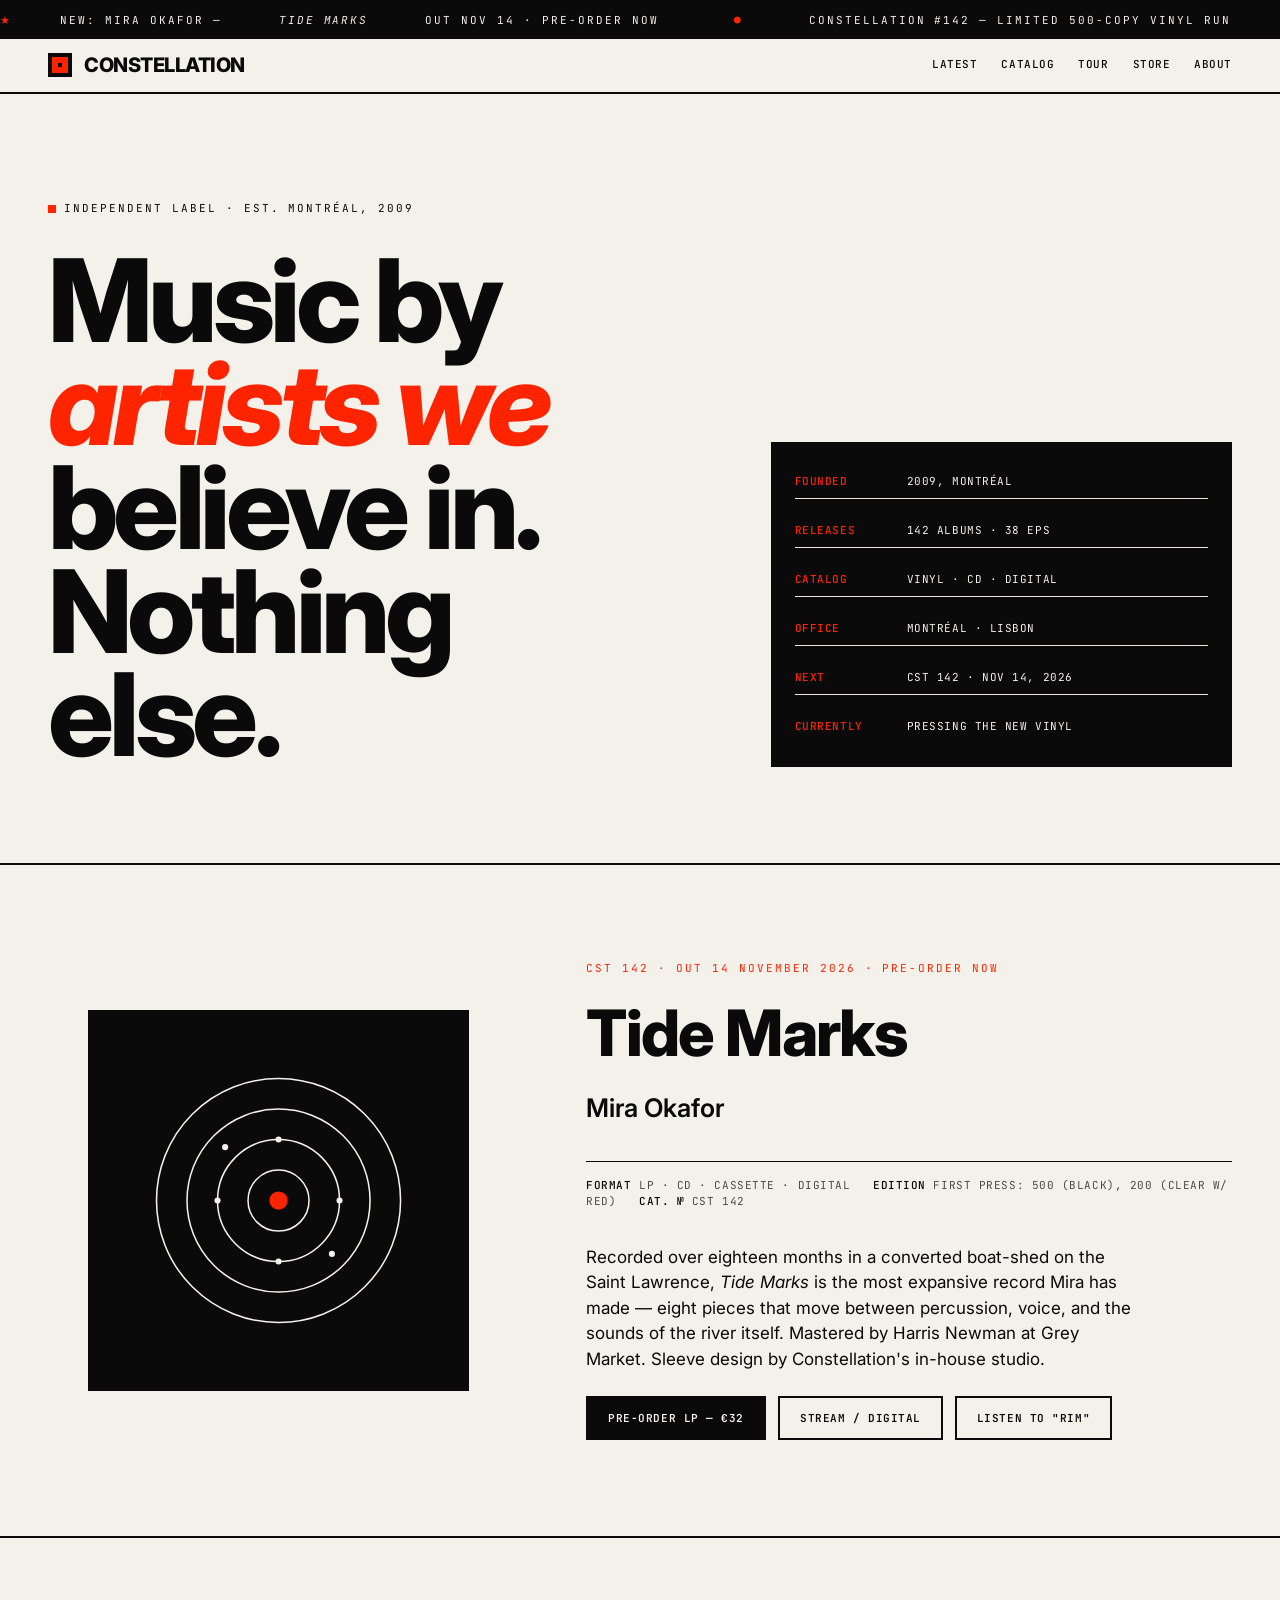
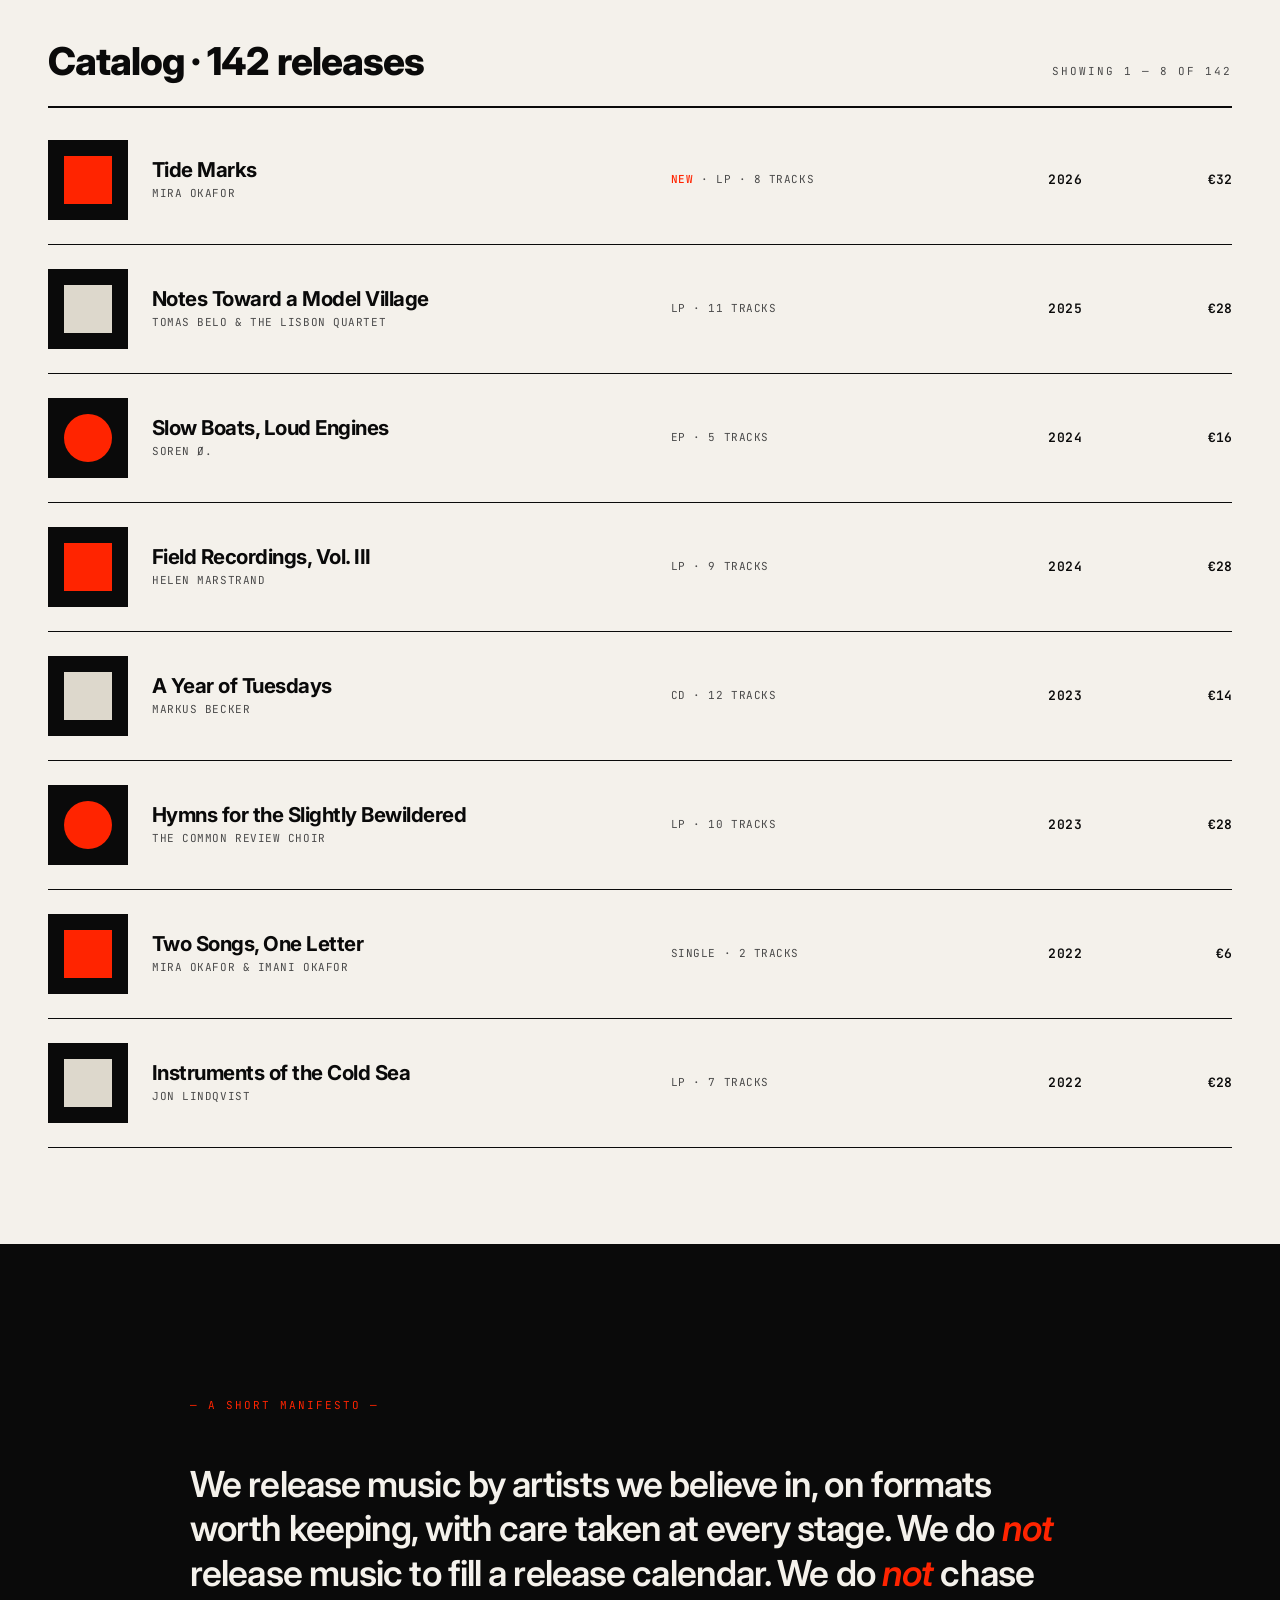
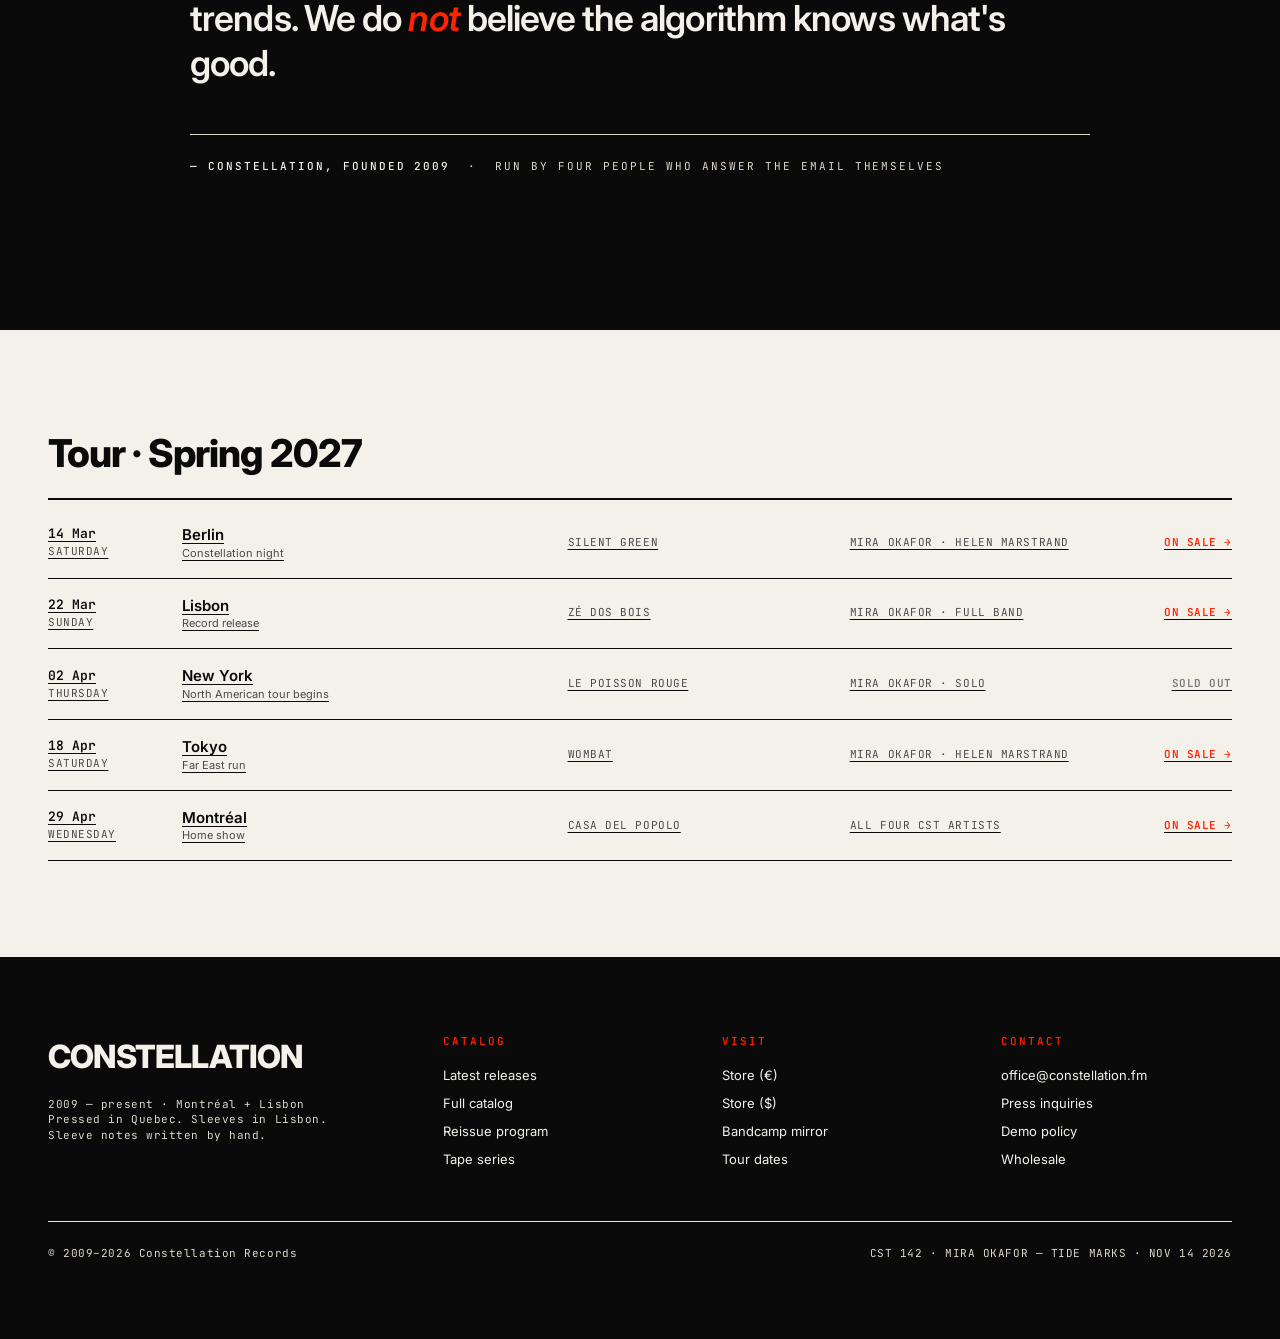
<file: .agent/skills/frontend-design-skills/examples/example-brutalist.html>
<!doctype html>
<html lang="en">
<head>
  <meta charset="utf-8">
  <meta name="viewport" content="width=device-width, initial-scale=1">
  <title>Constellation Records — Independent label since 2009</title>
  <meta name="description" content="Constellation is an independent record label based in Montréal and Lisbon. We release music by artists we believe in. Nothing else.">

  <link rel="preconnect" href="https://fonts.googleapis.com">
  <link rel="preconnect" href="https://fonts.gstatic.com" crossorigin>
  <link href="https://fonts.googleapis.com/css2?family=Inter:wght@400;500;600;700;800&family=JetBrains+Mono:wght@400;500;600&display=swap" rel="stylesheet">

  <style>
    /* ============================================================
       CONSTELLATION RECORDS — independent label
       Style: Brutalist / Working Format
       Palette: pure black + warm white + electric red accent
       Typography: Inter (display heavy) + JetBrains Mono (metadata)
       ============================================================ */

    :root {
      --surface: #F4F1EB;
      --surface-1: #EAE6DC;
      --surface-2: #DDD8CC;

      --ink: #0A0A0A;
      --ink-muted: #4A4A4A;
      --ink-subtle: #7A7A7A;

      --hairline: #1F1F1F;
      --hairline-strong: #2E2E2E;

      --accent: #FF2400;        /* electric red, used as punctuation */
      --accent-soft: #FFE5E0;

      --font-text: 'Inter', -apple-system, sans-serif;
      --font-mono: 'JetBrains Mono', ui-monospace, monospace;

      --text-xs: 0.6875rem;
      --text-sm: 0.8125rem;
      --text-base: 0.9375rem;
      --text-md: 1.0625rem;
      --text-lg: 1.25rem;
      --text-xl: 1.5rem;
      --text-2xl: 2rem;
      --text-3xl: 2.75rem;
      --text-4xl: 3.75rem;
      --text-5xl: 5rem;
      --text-6xl: 6.5rem;
      --text-7xl: 8.5rem;

      --lead-tight: 1.0;
      --lead-snug: 1.15;
      --lead-normal: 1.45;
      --lead-loose: 1.6;

      --track-tightest: -0.04em;
      --track-tight: -0.025em;
      --track-wide: 0.05em;
      --track-widest: 0.18em;

      --sp-1: 4px; --sp-2: 8px; --sp-3: 12px; --sp-4: 16px;
      --sp-5: 24px; --sp-6: 32px; --sp-7: 48px; --sp-8: 64px;
      --sp-9: 96px; --sp-10: 128px;

      --r-sm: 0px;     /* sharp corners, brutalist */
    }

    *, *::before, *::after { box-sizing: border-box; }
    html { -webkit-text-size-adjust: 100%; scroll-behavior: smooth; }

    body {
      margin: 0;
      font-family: var(--font-text);
      font-size: var(--text-base);
      line-height: var(--lead-normal);
      color: var(--ink);
      background: var(--surface);
      font-feature-settings: 'kern' 1, 'liga' 1, 'ss01' 1;
      -webkit-font-smoothing: antialiased;
      -moz-osx-font-smoothing: grayscale;
      text-rendering: optimizeLegibility;
    }

    img, svg { display: block; max-width: 100%; }
    a {
      color: inherit;
      text-decoration: underline;
      text-decoration-thickness: 1px;
      text-underline-offset: 3px;
      text-decoration-color: var(--ink);
      transition: color 120ms ease;
    }
    a:hover { color: var(--accent); text-decoration-color: var(--accent); }
    a:focus-visible { outline: 2px solid var(--accent); outline-offset: 3px; }

    .mono { font-family: var(--font-mono); }
    .sr-only { position: absolute; width: 1px; height: 1px; padding: 0; margin: -1px; overflow: hidden; clip: rect(0,0,0,0); white-space: nowrap; border: 0; }

    /* ----- Marquee -------------------------------------------------- */

    .marquee {
      background: var(--ink);
      color: var(--surface);
      padding: var(--sp-2) 0;
      overflow: hidden;
      border-bottom: 1px solid var(--ink);
    }
    .marquee__track {
      display: inline-flex;
      gap: var(--sp-7);
      white-space: nowrap;
      animation: marquee 60s linear infinite;
      font-family: var(--font-mono);
      font-size: var(--text-xs);
      letter-spacing: var(--track-widest);
      text-transform: uppercase;
    }
    .marquee__track span { color: var(--accent); }
    @keyframes marquee {
      from { transform: translateX(0); }
      to   { transform: translateX(-50%); }
    }

    /* ----- Nav ------------------------------------------------------ */

    .nav {
      border-bottom: 2px solid var(--ink);
      padding: var(--sp-3) clamp(20px, 4vw, 48px);
      background: var(--surface);
    }
    .nav__inner {
      max-width: 1280px;
      margin: 0 auto;
      display: flex;
      align-items: center;
      justify-content: space-between;
      gap: var(--sp-5);
    }
    .nav__brand {
      display: inline-flex;
      align-items: center;
      gap: var(--sp-3);
      font-weight: 800;
      font-size: var(--text-lg);
      letter-spacing: var(--track-tight);
      color: var(--ink);
      text-decoration: none;
    }
    .nav__brand-mark {
      width: 24px;
      height: 24px;
      background: var(--ink);
      position: relative;
      flex-shrink: 0;
    }
    .nav__brand-mark::before {
      content: '';
      position: absolute;
      inset: 4px;
      background: var(--accent);
    }
    .nav__brand-mark::after {
      content: '';
      position: absolute;
      top: 50%;
      left: 50%;
      width: 4px;
      height: 4px;
      background: var(--ink);
      transform: translate(-50%, -50%);
    }
    .nav__links {
      display: flex;
      align-items: center;
      gap: var(--sp-5);
      font-family: var(--font-mono);
      font-size: var(--text-xs);
      letter-spacing: var(--track-wide);
      text-transform: uppercase;
    }
    .nav__links a {
      text-decoration: none;
      color: var(--ink);
      font-weight: 500;
    }
    .nav__links a:hover { color: var(--accent); }

    @media (max-width: 720px) {
      .nav__links a:not(:last-child) { display: none; }
    }

    /* ----- Hero ----------------------------------------------------- */

    .hero {
      padding: clamp(48px, 8vw, 96px) clamp(20px, 4vw, 48px);
      border-bottom: 2px solid var(--ink);
      max-width: 1280px;
      margin: 0 auto;
    }
    .hero__grid {
      display: grid;
      grid-template-columns: minmax(0, 1.4fr) minmax(0, 1fr);
      gap: clamp(40px, 6vw, 80px);
      align-items: end;
    }

    .hero__kicker {
      display: inline-flex;
      align-items: center;
      gap: var(--sp-2);
      font-family: var(--font-mono);
      font-size: var(--text-xs);
      letter-spacing: var(--track-widest);
      text-transform: uppercase;
      color: var(--ink);
      margin-bottom: var(--sp-6);
    }
    .hero__kicker-dot {
      width: 8px;
      height: 8px;
      background: var(--accent);
      flex-shrink: 0;
    }

    .hero__title {
      font-size: clamp(3rem, 9vw, 8.5rem);
      font-weight: 800;
      letter-spacing: var(--track-tightest);
      line-height: 0.9;
      margin: 0;
    }
    .hero__title em {
      font-style: italic;
      font-weight: 800;
      color: var(--accent);
    }

    .hero__meta {
      display: grid;
      gap: var(--sp-4);
      padding: var(--sp-5);
      background: var(--ink);
      color: var(--surface);
      font-family: var(--font-mono);
      font-size: var(--text-xs);
      letter-spacing: var(--track-wide);
      text-transform: uppercase;
    }
    .hero__meta-row {
      display: grid;
      grid-template-columns: 100px 1fr;
      gap: var(--sp-3);
      padding: var(--sp-2) 0;
      border-bottom: 1px solid var(--surface-1);
    }
    .hero__meta-row:last-child { border-bottom: 0; }
    .hero__meta-row strong { color: var(--accent); font-weight: 500; }

    @media (max-width: 880px) {
      .hero__grid { grid-template-columns: 1fr; }
    }

    /* ----- Featured release (latest) ------------------------------- */

    .latest {
      padding: clamp(48px, 8vw, 96px) clamp(20px, 4vw, 48px);
      max-width: 1280px;
      margin: 0 auto;
      border-bottom: 2px solid var(--ink);
      display: grid;
      grid-template-columns: minmax(0, 1fr) minmax(0, 1.4fr);
      gap: clamp(40px, 6vw, 80px);
      align-items: center;
    }

    /* Cover art — CSS-only abstract composition */
    .cover {
      aspect-ratio: 1;
      background: var(--ink);
      position: relative;
      overflow: hidden;
      display: flex;
      align-items: center;
      justify-content: center;
    }
    .cover svg { width: 80%; height: 80%; }

    .latest__body {
      display: grid;
      gap: var(--sp-5);
    }
    .latest__kicker {
      font-family: var(--font-mono);
      font-size: var(--text-xs);
      letter-spacing: var(--track-widest);
      text-transform: uppercase;
      color: var(--accent);
      margin: 0;
    }
    .latest__title {
      font-size: clamp(2.25rem, 5vw, 4rem);
      font-weight: 800;
      letter-spacing: var(--track-tight);
      line-height: 1;
      margin: 0;
    }
    .latest__artist {
      font-size: clamp(1.25rem, 2vw, 1.75rem);
      font-weight: 600;
      margin: 0;
      color: var(--ink);
    }
    .latest__byline {
      font-family: var(--font-mono);
      font-size: var(--text-xs);
      letter-spacing: var(--track-wide);
      text-transform: uppercase;
      color: var(--ink-muted);
      border-top: 1px solid var(--ink);
      padding-top: var(--sp-4);
    }
    .latest__byline strong { color: var(--ink); font-weight: 500; }

    .latest__desc {
      font-size: var(--text-md);
      line-height: 1.5;
      max-width: 50ch;
      color: var(--ink);
      margin: 0;
    }

    .latest__actions {
      display: flex;
      gap: var(--sp-3);
      flex-wrap: wrap;
      align-items: center;
    }

    .btn {
      display: inline-flex;
      align-items: center;
      justify-content: center;
      height: 44px;
      padding: 0 20px;
      font-family: var(--font-mono);
      font-size: var(--text-xs);
      font-weight: 600;
      letter-spacing: var(--track-wide);
      text-transform: uppercase;
      border: 2px solid var(--ink);
      background: transparent;
      color: var(--ink);
      text-decoration: none;
      cursor: pointer;
      transition: background 120ms ease, color 120ms ease, transform 80ms ease;
      white-space: nowrap;
    }
    .btn:active { transform: translateY(1px); }
    .btn:focus-visible { outline: 2px solid var(--accent); outline-offset: 2px; }
    .btn--primary { background: var(--ink); color: var(--surface); }
    .btn--primary:hover { background: var(--accent); border-color: var(--accent); color: var(--surface); }
    .btn--ghost:hover { background: var(--ink); color: var(--surface); }

    @media (max-width: 880px) {
      .latest { grid-template-columns: 1fr; }
    }

    /* ----- Catalog (releases list) -------------------------------- */

    .catalog {
      padding: clamp(48px, 8vw, 96px) clamp(20px, 4vw, 48px);
      max-width: 1280px;
      margin: 0 auto;
    }
    .catalog__head {
      display: flex;
      justify-content: space-between;
      align-items: baseline;
      padding-bottom: var(--sp-4);
      border-bottom: 2px solid var(--ink);
      margin-bottom: var(--sp-2);
    }
    .catalog__title {
      font-size: clamp(1.75rem, 3vw, 2.5rem);
      font-weight: 800;
      letter-spacing: var(--track-tight);
      margin: 0;
    }
    .catalog__count {
      font-family: var(--font-mono);
      font-size: var(--text-xs);
      letter-spacing: var(--track-widest);
      text-transform: uppercase;
      color: var(--ink-muted);
    }

    .release {
      display: grid;
      grid-template-columns: 80px minmax(0, 1.4fr) minmax(0, 1fr) 100px 60px;
      gap: var(--sp-5);
      align-items: center;
      padding: var(--sp-5) 0;
      border-bottom: 1px solid var(--ink);
      text-decoration: none;
      color: var(--ink);
      transition: padding 200ms ease, background 200ms ease;
    }
    .release:hover {
      padding-left: var(--sp-3);
      background: var(--surface-1);
    }
    .release:hover .release__title { color: var(--accent); }
    .release:focus-visible { outline: 2px solid var(--accent); outline-offset: -2px; }

    .release__cat {
      aspect-ratio: 1;
      background: var(--ink);
      display: flex;
      align-items: center;
      justify-content: center;
      position: relative;
      overflow: hidden;
    }
    .release__cat::before {
      content: '';
      position: absolute;
      inset: 20%;
      background: var(--accent);
    }
    .release__cat--alt::before { background: var(--surface-2); }
    .release__cat--alt2::before { background: var(--accent); border-radius: 50%; }

    .release__body { display: flex; flex-direction: column; gap: 4px; min-width: 0; }
    .release__title {
      font-size: clamp(1.125rem, 1.6vw, 1.375rem);
      font-weight: 700;
      letter-spacing: var(--track-tight);
      line-height: 1.15;
      transition: color 200ms ease;
    }
    .release__artist {
      font-family: var(--font-mono);
      font-size: var(--text-xs);
      letter-spacing: var(--track-wide);
      text-transform: uppercase;
      color: var(--ink-muted);
    }

    .release__format {
      font-family: var(--font-mono);
      font-size: var(--text-xs);
      letter-spacing: var(--track-wide);
      text-transform: uppercase;
      color: var(--ink-muted);
    }
    .release__format strong {
      color: var(--accent);
      font-weight: 500;
    }

    .release__year {
      font-family: var(--font-mono);
      font-size: var(--text-sm);
      font-weight: 600;
      letter-spacing: var(--track-wide);
      color: var(--ink);
    }

    .release__price {
      font-family: var(--font-mono);
      font-size: var(--text-sm);
      font-weight: 600;
      text-align: right;
    }

    @media (max-width: 720px) {
      .release {
        grid-template-columns: 60px 1fr;
        grid-template-rows: auto auto auto;
        gap: var(--sp-2);
        padding: var(--sp-4) 0;
      }
      .release__cat { grid-row: 1 / 3; grid-column: 1; }
      .release__body { grid-column: 2; }
      .release__format, .release__year, .release__price {
        grid-column: 2; text-align: left;
      }
    }

    /* ----- Manifesto ---------------------------------------------- */

    .manifesto {
      padding: clamp(80px, 12vw, 160px) clamp(20px, 4vw, 48px);
      background: var(--ink);
      color: var(--surface);
      border-bottom: 2px solid var(--ink);
    }
    .manifesto__inner {
      max-width: 900px;
      margin: 0 auto;
      display: grid;
      gap: var(--sp-7);
    }
    .manifesto__kicker {
      font-family: var(--font-mono);
      font-size: var(--text-xs);
      letter-spacing: var(--track-widest);
      text-transform: uppercase;
      color: var(--accent);
      margin: 0;
    }
    .manifesto__body {
      font-size: clamp(1.5rem, 2.8vw, 2.25rem);
      font-weight: 600;
      letter-spacing: var(--track-tight);
      line-height: 1.25;
      margin: 0;
    }
    .manifesto__body em {
      font-style: italic;
      color: var(--accent);
      font-weight: 600;
    }
    .manifesto__sig {
      font-family: var(--font-mono);
      font-size: var(--text-xs);
      letter-spacing: var(--track-widest);
      text-transform: uppercase;
      color: var(--surface-2);
      margin: 0;
      padding-top: var(--sp-5);
      border-top: 1px solid var(--surface-2);
    }
    .manifesto__sig strong { color: var(--surface); font-weight: 500; }

    /* ----- Tour --------------------------------------------------- */

    .tour {
      padding: clamp(48px, 8vw, 96px) clamp(20px, 4vw, 48px);
      max-width: 1280px;
      margin: 0 auto;
    }
    .tour__head {
      padding-bottom: var(--sp-4);
      border-bottom: 2px solid var(--ink);
      margin-bottom: var(--sp-2);
    }
    .tour__title {
      font-size: clamp(1.75rem, 3vw, 2.5rem);
      font-weight: 800;
      letter-spacing: var(--track-tight);
      margin: 0;
    }
    .date {
      display: grid;
      grid-template-columns: 110px minmax(0, 1.4fr) minmax(0, 1fr) minmax(0, 1fr) 100px;
      gap: var(--sp-5);
      align-items: center;
      padding: var(--sp-4) 0;
      border-bottom: 1px solid var(--ink);
      font-size: var(--text-sm);
    }
    .date:hover { background: var(--surface-1); }
    .date__day {
      font-family: var(--font-mono);
      font-weight: 600;
      font-size: var(--text-sm);
    }
    .date__day span {
      display: block;
      font-size: var(--text-xs);
      letter-spacing: var(--track-wide);
      color: var(--ink-muted);
      font-weight: 400;
      text-transform: uppercase;
    }
    .date__city {
      font-weight: 600;
      font-size: var(--text-base);
    }
    .date__city span {
      display: block;
      font-size: var(--text-xs);
      font-weight: 400;
      color: var(--ink-muted);
    }
    .date__venue {
      font-family: var(--font-mono);
      font-size: var(--text-xs);
      letter-spacing: var(--track-wide);
      text-transform: uppercase;
      color: var(--ink-muted);
    }
    .date__status {
      font-family: var(--font-mono);
      font-size: var(--text-xs);
      letter-spacing: var(--track-wide);
      text-transform: uppercase;
      font-weight: 600;
      text-align: right;
    }
    .date__status--on-sale { color: var(--accent); }
    .date__status--sold { color: var(--ink-subtle); }

    @media (max-width: 720px) {
      .date {
        grid-template-columns: 80px 1fr;
        grid-template-rows: auto auto;
        gap: var(--sp-2);
      }
      .date__venue, .date__status { grid-column: 2; text-align: left; }
    }

    /* ----- Footer ------------------------------------------------- */

    .footer {
      padding: clamp(48px, 6vw, 80px) clamp(20px, 4vw, 48px);
      background: var(--ink);
      color: var(--surface);
    }
    .footer__inner {
      max-width: 1280px;
      margin: 0 auto;
      display: grid;
      grid-template-columns: minmax(0, 1.5fr) repeat(3, minmax(0, 1fr));
      gap: var(--sp-7);
    }
    .footer__brand {
      font-size: clamp(1.5rem, 2.5vw, 2rem);
      font-weight: 800;
      letter-spacing: var(--track-tight);
      color: var(--surface);
      margin: 0 0 var(--sp-4) 0;
    }
    .footer__brand-line {
      font-family: var(--font-mono);
      font-size: var(--text-xs);
      letter-spacing: var(--track-wide);
      color: var(--surface-2);
      margin: 0;
    }
    .footer__col h4 {
      font-family: var(--font-mono);
      font-size: var(--text-xs);
      letter-spacing: var(--track-widest);
      text-transform: uppercase;
      color: var(--accent);
      margin: 0 0 var(--sp-3) 0;
      font-weight: 500;
    }
    .footer__col a {
      display: block;
      font-size: var(--text-sm);
      color: var(--surface);
      padding: 4px 0;
      text-decoration: none;
      border-bottom: 1px solid transparent;
      transition: border-color 120ms ease;
    }
    .footer__col a:hover { border-color: var(--accent); color: var(--accent); }

    .footer__bottom {
      max-width: 1280px;
      margin: var(--sp-7) auto 0;
      padding-top: var(--sp-5);
      border-top: 1px solid var(--surface-1);
      display: flex;
      justify-content: space-between;
      flex-wrap: wrap;
      gap: var(--sp-3);
      font-family: var(--font-mono);
      font-size: var(--text-xs);
      letter-spacing: var(--track-wide);
      color: var(--surface-2);
    }
    @media (max-width: 720px) {
      .footer__inner { grid-template-columns: 1fr 1fr; }
    }

    @media (prefers-reduced-motion: reduce) {
      *, *::before, *::after {
        animation-duration: 0.01ms !important;
        transition-duration: 0.01ms !important;
        scroll-behavior: auto !important;
      }
      .marquee__track { animation: none; }
    }
  </style>
</head>
<body>

  <!-- ====== MARQUEE =========================================== -->
  <div class="marquee" aria-label="Announcements">
    <div class="marquee__track">
      <span>★</span> New: MIRA OKAFOR —&nbsp;<em>Tide Marks</em>&nbsp;out Nov 14 · pre-order now
      &nbsp;&nbsp;<span>●</span>&nbsp; Constellation #142 — limited 500-copy vinyl run
      &nbsp;&nbsp;<span>★</span>&nbsp; Field Notes tour begins Mar 2027 — Berlin, Lisbon, NYC, Tokyo
      &nbsp;&nbsp;<span>●</span>&nbsp; New: MIRA OKAFOR —&nbsp;<em>Tide Marks</em>&nbsp;out Nov 14 · pre-order now
      &nbsp;&nbsp;<span>★</span>&nbsp; Constellation #142 — limited 500-copy vinyl run
      &nbsp;&nbsp;<span>●</span>&nbsp; Field Notes tour begins Mar 2027 — Berlin, Lisbon, NYC, Tokyo
    </div>
  </div>

  <!-- ====== NAV =============================================== -->
  <header class="nav" role="banner">
    <div class="nav__inner">
      <a href="#" class="nav__brand">
        <span class="nav__brand-mark" aria-hidden="true"></span>
        <span>CONSTELLATION</span>
      </a>
      <nav class="nav__links" aria-label="Primary">
        <a href="#latest">Latest</a>
        <a href="#catalog">Catalog</a>
        <a href="#tour">Tour</a>
        <a href="#">Store</a>
        <a href="#">About</a>
      </nav>
    </div>
  </header>

  <main id="main">

    <!-- ====== HERO ============================================== -->
    <section class="hero" aria-labelledby="hero-title">
      <div class="hero__grid">
        <div>
          <p class="hero__kicker">
            <span class="hero__kicker-dot" aria-hidden="true"></span>
            Independent label · Est. Montréal, 2009
          </p>
          <h1 id="hero-title" class="hero__title">
            Music by<br>
            <em>artists we</em><br>
            believe in.<br>
            Nothing else.
          </h1>
        </div>

        <aside class="hero__meta" aria-label="Label facts">
          <div class="hero__meta-row"><strong>Founded</strong><span>2009, Montréal</span></div>
          <div class="hero__meta-row"><strong>Releases</strong><span>142 albums · 38 EPs</span></div>
          <div class="hero__meta-row"><strong>Catalog</strong><span>Vinyl · CD · digital</span></div>
          <div class="hero__meta-row"><strong>Office</strong><span>Montréal · Lisbon</span></div>
          <div class="hero__meta-row"><strong>Next</strong><span>CST 142 · Nov 14, 2026</span></div>
          <div class="hero__meta-row"><strong>Currently</strong><span>Pressing the new vinyl</span></div>
        </aside>
      </div>
    </section>

    <!-- ====== LATEST RELEASE ==================================== -->
    <article id="latest" class="latest" aria-labelledby="latest-title">
      <figure class="cover" aria-hidden="true">
        <!-- Geometric composition — concentric arcs / tide marks -->
        <svg viewBox="0 0 200 200" xmlns="http://www.w3.org/2000/svg">
          <g fill="none" stroke="#F4F1EB" stroke-width="1">
            <circle cx="100" cy="100" r="20"/>
            <circle cx="100" cy="100" r="40"/>
            <circle cx="100" cy="100" r="60"/>
            <circle cx="100" cy="100" r="80"/>
          </g>
          <g fill="#FF2400">
            <circle cx="100" cy="100" r="6"/>
          </g>
          <g fill="#F4F1EB">
            <circle cx="140" cy="100" r="2"/>
            <circle cx="60" cy="100" r="2"/>
            <circle cx="100" cy="60" r="2"/>
            <circle cx="100" cy="140" r="2"/>
            <circle cx="135" cy="135" r="2"/>
            <circle cx="65" cy="65" r="2"/>
          </g>
        </svg>
      </figure>

      <div class="latest__body">
        <p class="latest__kicker">CST 142 · Out 14 November 2026 · Pre-order now</p>
        <h2 id="latest-title" class="latest__title">Tide Marks</h2>
        <p class="latest__artist">Mira Okafor</p>
        <p class="latest__byline">
          <strong>Format</strong> LP · CD · Cassette · Digital
          &nbsp;&nbsp;<strong>Edition</strong> First press: 500 (black), 200 (clear w/ red)
          &nbsp;&nbsp;<strong>Cat. №</strong> CST 142
        </p>
        <p class="latest__desc">
          Recorded over eighteen months in a converted boat-shed on
          the Saint Lawrence, <em>Tide Marks</em> is the most expansive
          record Mira has made — eight pieces that move between
          percussion, voice, and the sounds of the river itself.
          Mastered by Harris Newman at Grey Market. Sleeve design by
          Constellation's in-house studio.
        </p>
        <div class="latest__actions">
          <a href="#" class="btn btn--primary">Pre-order LP — €32</a>
          <a href="#" class="btn btn--ghost">Stream / digital</a>
          <a href="#" class="btn btn--ghost">Listen to "Rim"</a>
        </div>
      </div>
    </article>

    <!-- ====== CATALOG =========================================== -->
    <section id="catalog" class="catalog" aria-labelledby="catalog-title">
      <div class="catalog__head">
        <h2 id="catalog-title" class="catalog__title">Catalog · 142 releases</h2>
        <span class="catalog__count">Showing 1 — 8 of 142</span>
      </div>

      <ul role="list" style="list-style: none; margin: 0; padding: 0;">
        <li>
          <a href="#" class="release">
            <div class="release__cat" aria-hidden="true"></div>
            <div class="release__body">
              <span class="release__title">Tide Marks</span>
              <span class="release__artist">Mira Okafor</span>
            </div>
            <span class="release__format"><strong>NEW</strong> · LP · 8 tracks</span>
            <span class="release__year">2026</span>
            <span class="release__price">€32</span>
          </a>
        </li>
        <li>
          <a href="#" class="release">
            <div class="release__cat release__cat--alt" aria-hidden="true"></div>
            <div class="release__body">
              <span class="release__title">Notes Toward a Model Village</span>
              <span class="release__artist">Tomas Belo &amp; the Lisbon Quartet</span>
            </div>
            <span class="release__format">LP · 11 tracks</span>
            <span class="release__year">2025</span>
            <span class="release__price">€28</span>
          </a>
        </li>
        <li>
          <a href="#" class="release">
            <div class="release__cat release__cat--alt2" aria-hidden="true"></div>
            <div class="release__body">
              <span class="release__title">Slow Boats, Loud Engines</span>
              <span class="release__artist">Soren Ø.</span>
            </div>
            <span class="release__format">EP · 5 tracks</span>
            <span class="release__year">2024</span>
            <span class="release__price">€16</span>
          </a>
        </li>
        <li>
          <a href="#" class="release">
            <div class="release__cat" aria-hidden="true"></div>
            <div class="release__body">
              <span class="release__title">Field Recordings, Vol. III</span>
              <span class="release__artist">Helen Marstrand</span>
            </div>
            <span class="release__format">LP · 9 tracks</span>
            <span class="release__year">2024</span>
            <span class="release__price">€28</span>
          </a>
        </li>
        <li>
          <a href="#" class="release">
            <div class="release__cat release__cat--alt" aria-hidden="true"></div>
            <div class="release__body">
              <span class="release__title">A Year of Tuesdays</span>
              <span class="release__artist">Markus Becker</span>
            </div>
            <span class="release__format">CD · 12 tracks</span>
            <span class="release__year">2023</span>
            <span class="release__price">€14</span>
          </a>
        </li>
        <li>
          <a href="#" class="release">
            <div class="release__cat release__cat--alt2" aria-hidden="true"></div>
            <div class="release__body">
              <span class="release__title">Hymns for the Slightly Bewildered</span>
              <span class="release__artist">The Common Review Choir</span>
            </div>
            <span class="release__format">LP · 10 tracks</span>
            <span class="release__year">2023</span>
            <span class="release__price">€28</span>
          </a>
        </li>
        <li>
          <a href="#" class="release">
            <div class="release__cat" aria-hidden="true"></div>
            <div class="release__body">
              <span class="release__title">Two Songs, One Letter</span>
              <span class="release__artist">Mira Okafor &amp; Imani Okafor</span>
            </div>
            <span class="release__format">Single · 2 tracks</span>
            <span class="release__year">2022</span>
            <span class="release__price">€6</span>
          </a>
        </li>
        <li>
          <a href="#" class="release">
            <div class="release__cat release__cat--alt" aria-hidden="true"></div>
            <div class="release__body">
              <span class="release__title">Instruments of the Cold Sea</span>
              <span class="release__artist">Jon Lindqvist</span>
            </div>
            <span class="release__format">LP · 7 tracks</span>
            <span class="release__year">2022</span>
            <span class="release__price">€28</span>
          </a>
        </li>
      </ul>
    </section>

    <!-- ====== MANIFESTO ========================================= -->
    <section class="manifesto" aria-labelledby="manifesto-title">
      <div class="manifesto__inner">
        <p class="manifesto__kicker">— A short manifesto —</p>
        <h2 id="manifesto-title" class="manifesto__body">
          We release music by artists we believe in, on formats
          worth keeping, with care taken at every stage.
          We do <em>not</em> release music to fill a release calendar.
          We do <em>not</em> chase trends. We do <em>not</em> believe
          the algorithm knows what's good.
        </h2>
        <p class="manifesto__sig">
          <strong>— Constellation, founded 2009</strong>
          &nbsp;·&nbsp; run by four people who answer the email themselves
        </p>
      </div>
    </section>

    <!-- ====== TOUR ============================================== -->
    <section id="tour" class="tour" aria-labelledby="tour-title">
      <div class="tour__head">
        <h2 id="tour-title" class="tour__title">Tour · Spring 2027</h2>
      </div>

      <ul role="list" style="list-style: none; margin: 0; padding: 0;">
        <li>
          <a href="#" class="date">
            <span class="date__day">14 Mar<span>Saturday</span></span>
            <span class="date__city">Berlin<span>Constellation night</span></span>
            <span class="date__venue">Silent Green</span>
            <span class="date__venue">Mira Okafor · Helen Marstrand</span>
            <span class="date__status date__status--on-sale">On sale →</span>
          </a>
        </li>
        <li>
          <a href="#" class="date">
            <span class="date__day">22 Mar<span>Sunday</span></span>
            <span class="date__city">Lisbon<span>Record release</span></span>
            <span class="date__venue">Zé dos Bois</span>
            <span class="date__venue">Mira Okafor · full band</span>
            <span class="date__status date__status--on-sale">On sale →</span>
          </a>
        </li>
        <li>
          <a href="#" class="date">
            <span class="date__day">02 Apr<span>Thursday</span></span>
            <span class="date__city">New York<span>North American tour begins</span></span>
            <span class="date__venue">Le Poisson Rouge</span>
            <span class="date__venue">Mira Okafor · solo</span>
            <span class="date__status date__status--sold">Sold out</span>
          </a>
        </li>
        <li>
          <a href="#" class="date">
            <span class="date__day">18 Apr<span>Saturday</span></span>
            <span class="date__city">Tokyo<span>Far East run</span></span>
            <span class="date__venue">Wombat</span>
            <span class="date__venue">Mira Okafor · Helen Marstrand</span>
            <span class="date__status date__status--on-sale">On sale →</span>
          </a>
        </li>
        <li>
          <a href="#" class="date">
            <span class="date__day">29 Apr<span>Wednesday</span></span>
            <span class="date__city">Montréal<span>Home show</span></span>
            <span class="date__venue">Casa del Popolo</span>
            <span class="date__venue">All four CST artists</span>
            <span class="date__status date__status--on-sale">On sale →</span>
          </a>
        </li>
      </ul>
    </section>

  </main>

  <!-- ====== FOOTER ============================================ -->
  <footer class="footer" role="contentinfo">
    <div class="footer__inner">
      <div>
        <p class="footer__brand">CONSTELLATION</p>
        <p class="footer__brand-line">
          2009 — present · Montréal + Lisbon<br>
          Pressed in Quebec. Sleeves in Lisbon.<br>
          Sleeve notes written by hand.
        </p>
      </div>
      <div class="footer__col">
        <h4>Catalog</h4>
        <a href="#">Latest releases</a>
        <a href="#">Full catalog</a>
        <a href="#">Reissue program</a>
        <a href="#">Tape series</a>
      </div>
      <div class="footer__col">
        <h4>Visit</h4>
        <a href="#">Store (€)</a>
        <a href="#">Store ($)</a>
        <a href="#">Bandcamp mirror</a>
        <a href="#">Tour dates</a>
      </div>
      <div class="footer__col">
        <h4>Contact</h4>
        <a href="mailto:office@constellation.fm">office@constellation.fm</a>
        <a href="#">Press inquiries</a>
        <a href="#">Demo policy</a>
        <a href="#">Wholesale</a>
      </div>
    </div>
    <div class="footer__bottom">
      <span>© 2009–2026 Constellation Records</span>
      <span>CST 142 · MIRA OKAFOR — TIDE MARKS · NOV 14 2026</span>
    </div>
  </footer>

</body>
</html>
</file>
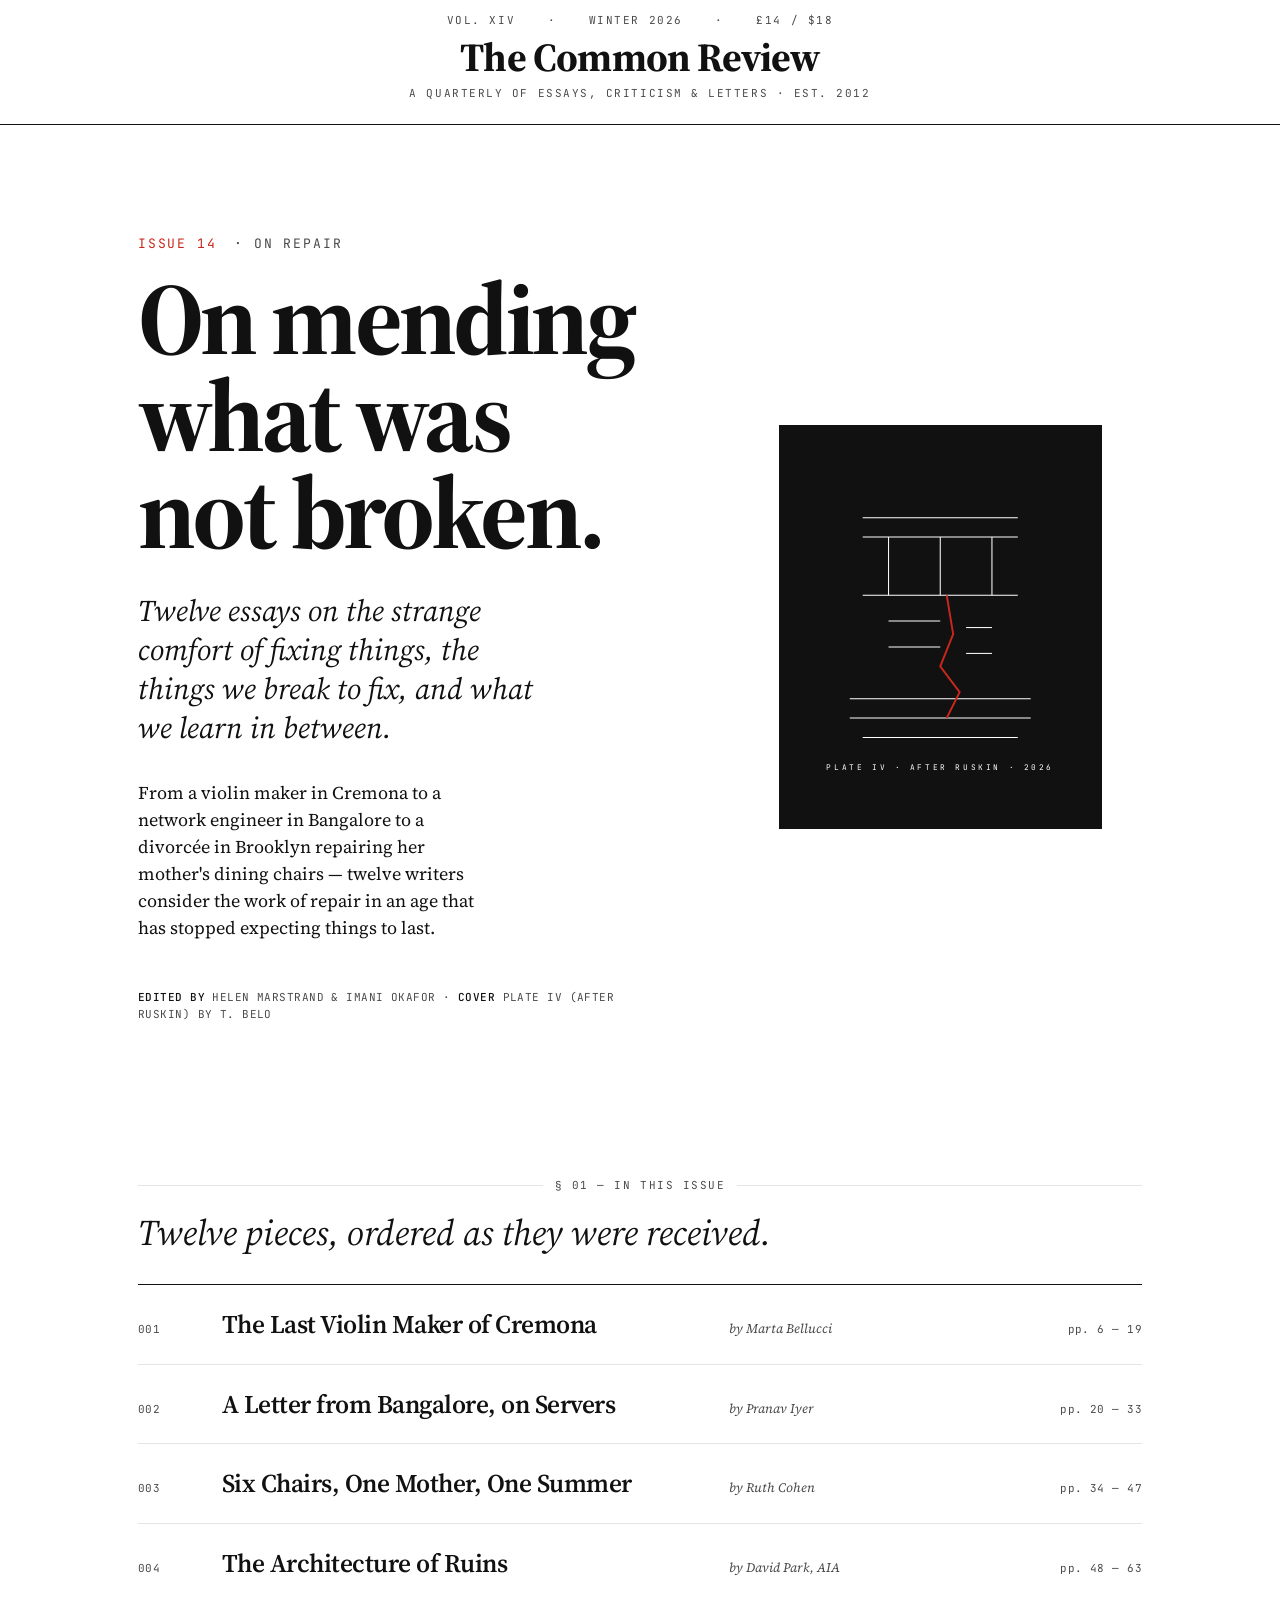
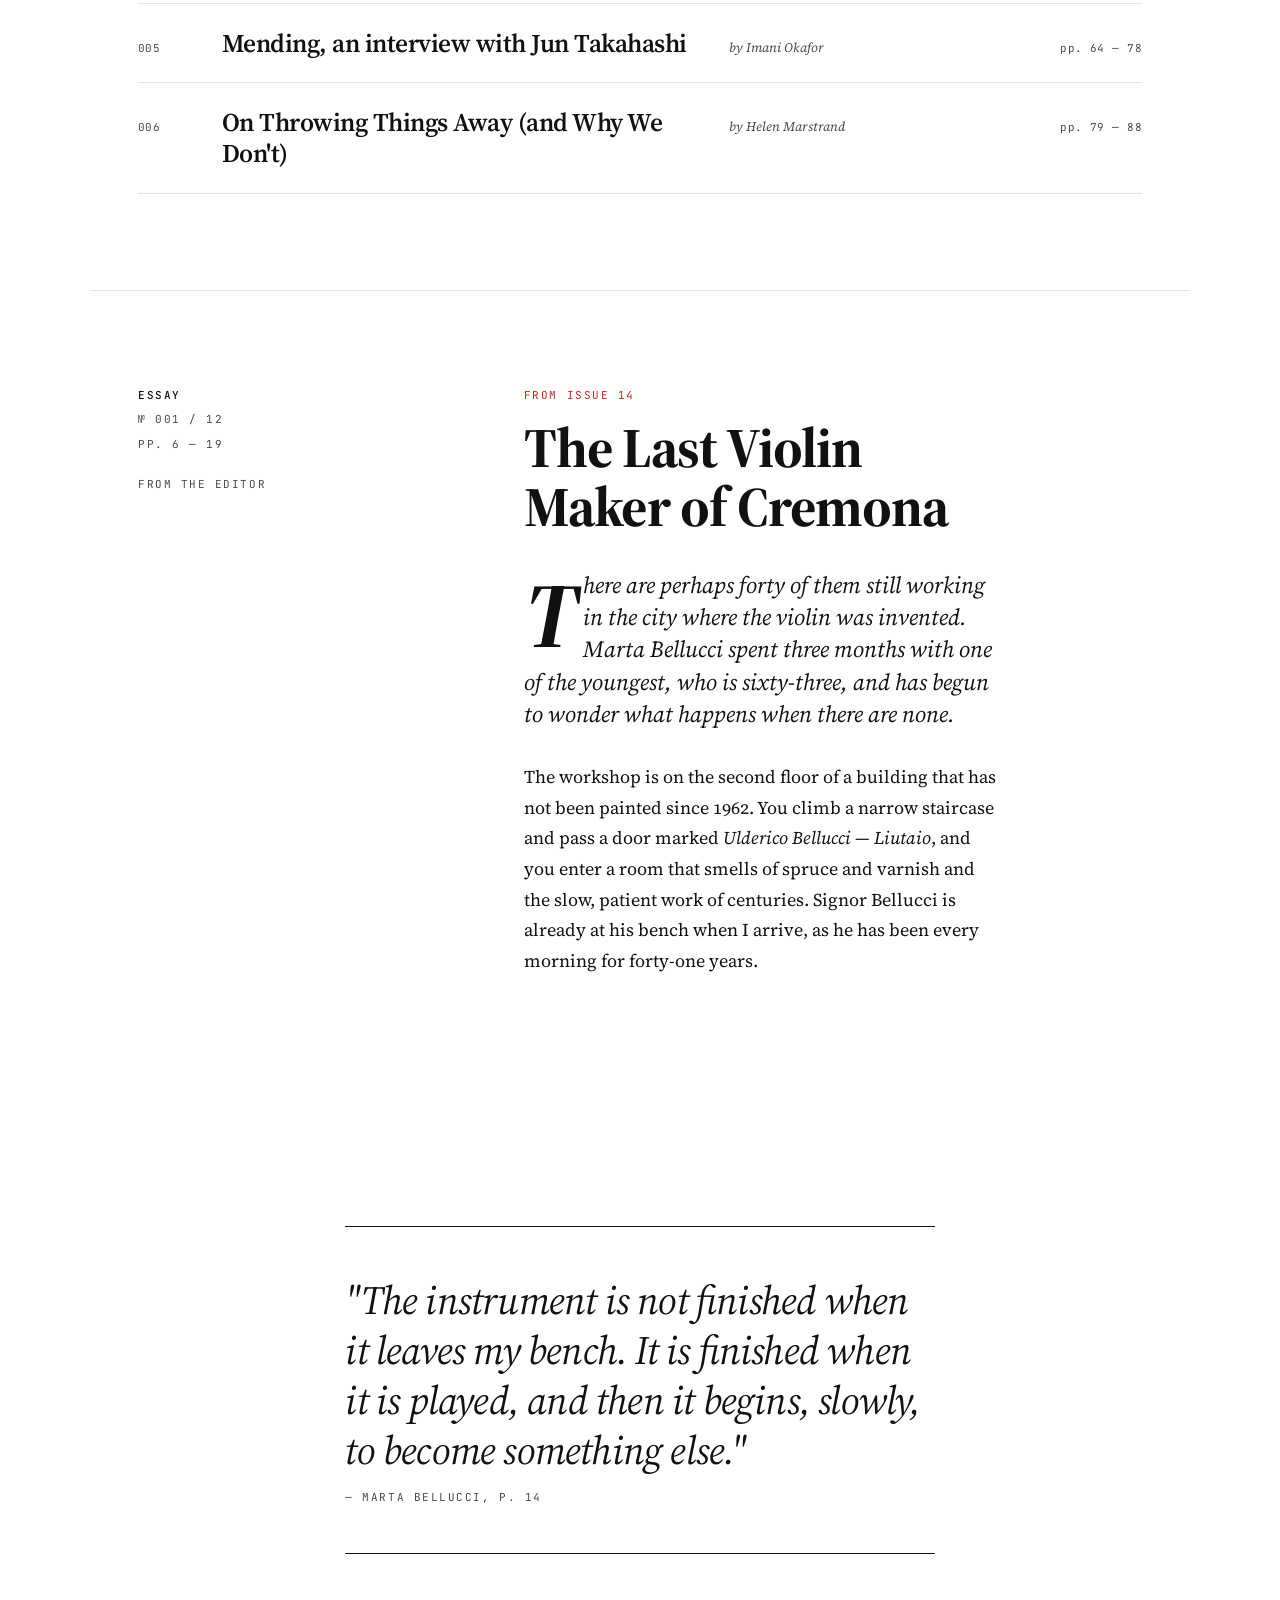
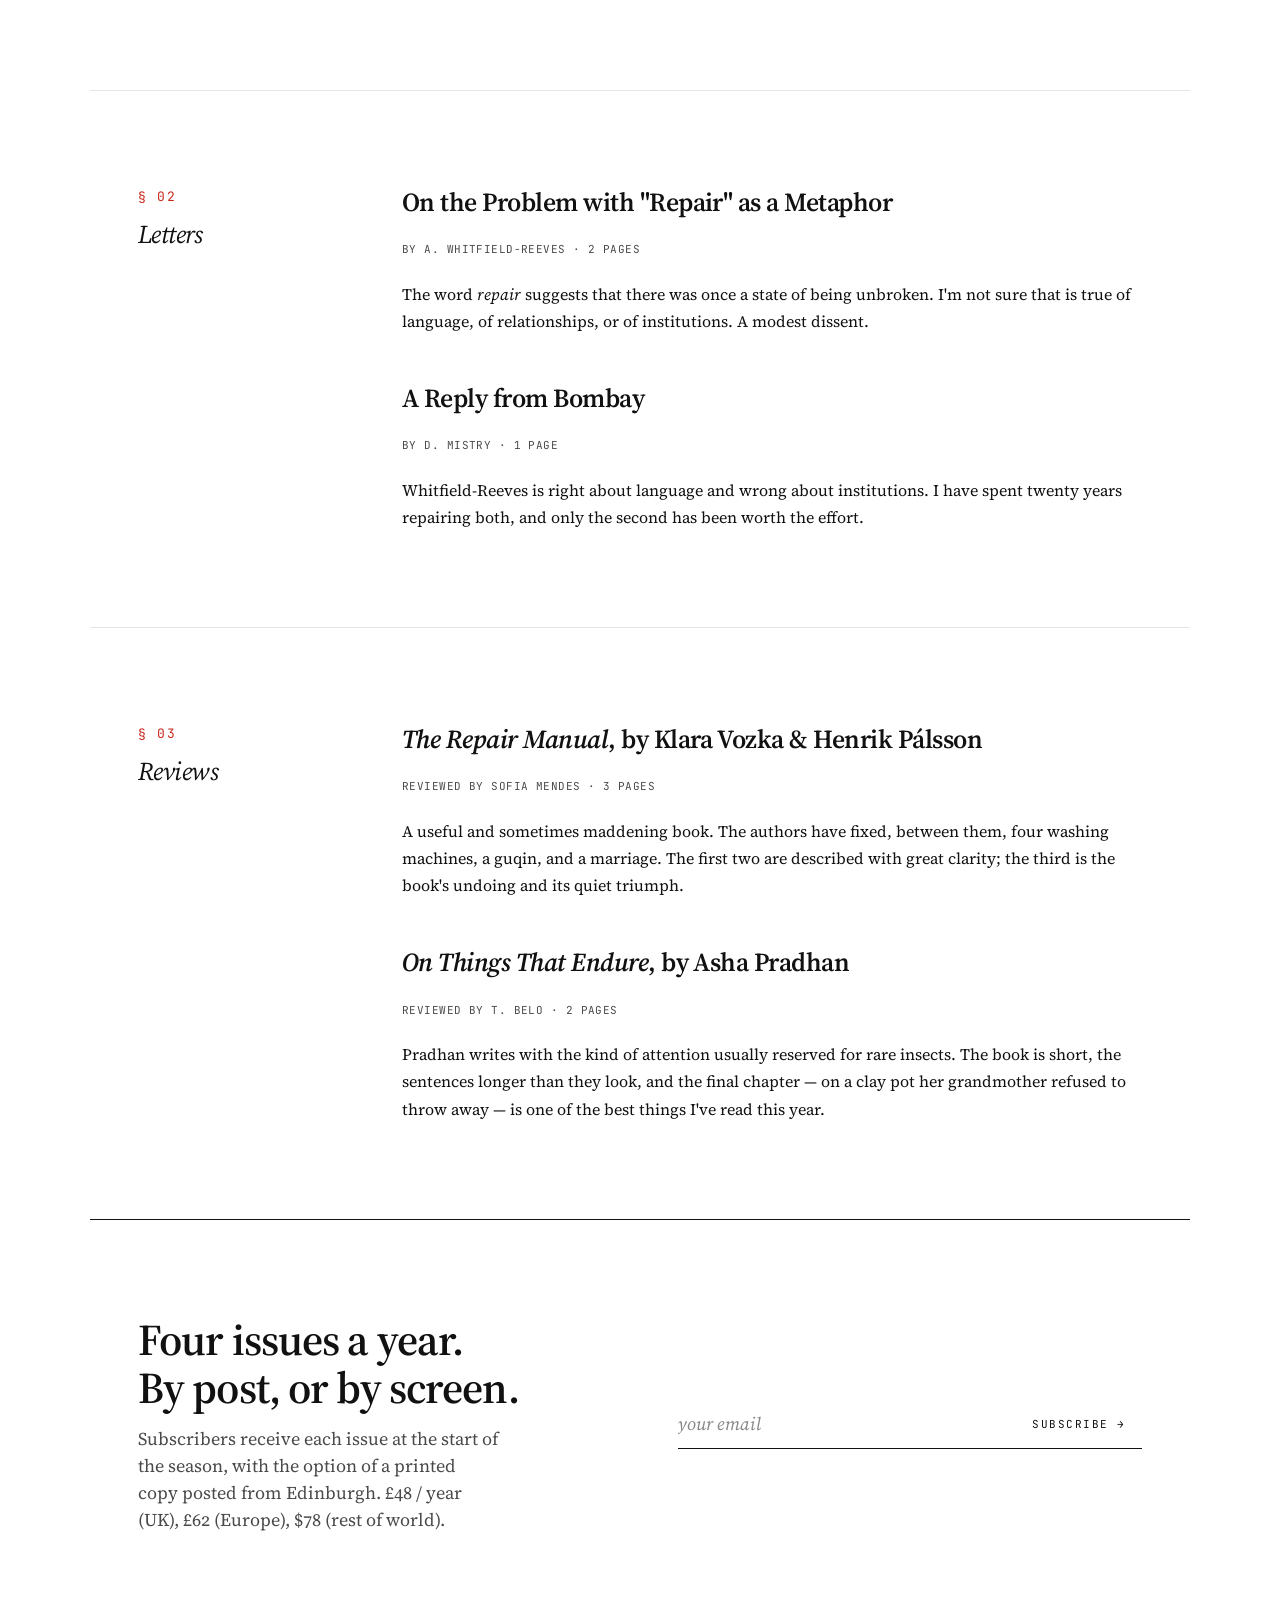
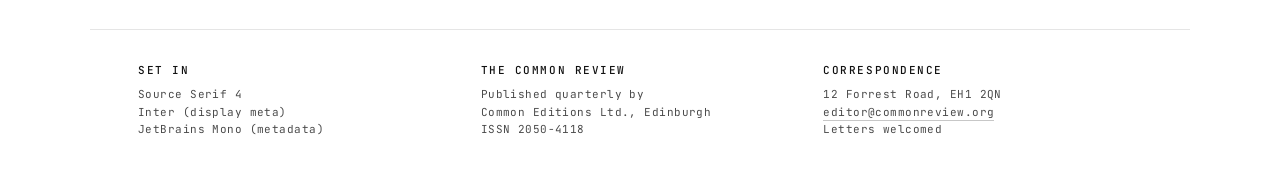
<file: .agent/skills/frontend-design-skills/examples/example-magazine.html>
<!doctype html>
<html lang="en">
<head>
  <meta charset="utf-8">
  <meta name="viewport" content="width=device-width, initial-scale=1">
  <title>The Common Review — Issue 14, Winter 2026</title>
  <meta name="description" content="A quarterly journal of essays, criticism, and letters. Issue 14: On Repair — Winter 2026.">

  <link rel="preconnect" href="https://fonts.googleapis.com">
  <link rel="preconnect" href="https://fonts.gstatic.com" crossorigin>
  <link href="https://fonts.googleapis.com/css2?family=Source+Serif+4:opsz,wght@8..60,400;8..60,600;8..60,700&family=Inter:wght@400;500&family=JetBrains+Mono:wght@400;500&display=swap" rel="stylesheet">

  <style>
    /* ============================================================
       THE COMMON REVIEW — Issue 14 / Winter 2026
       Style: Editorial, NYT Magazine + Pentagram archive
       Palette: B/W minimal + editorial red accent
       Typography: Source Serif (display+body) + JetBrains Mono (meta)
       ============================================================ */

    :root {
      --surface: #FFFFFF;
      --ink: #111111;
      --ink-muted: #4A4A4A;
      --ink-subtle: #888888;
      --hairline: #E5E5E5;
      --hairline-strong: #C7C7C7;
      --accent: #C8281C;
      --accent-soft: #FAE6E2;

      --font-display: 'Source Serif 4', 'Charter', Georgia, serif;
      --font-text: 'Source Serif 4', 'Charter', Georgia, serif;
      --font-mono: 'JetBrains Mono', ui-monospace, monospace;

      --text-xs: 0.6875rem;
      --text-sm: 0.8125rem;
      --text-base: 1rem;
      --text-md: 1.125rem;
      --text-lg: 1.375rem;
      --text-xl: 1.75rem;
      --text-2xl: 2.25rem;
      --text-3xl: 3rem;
      --text-4xl: 3.75rem;
      --text-5xl: 4.75rem;
      --text-6xl: 6rem;
      --text-7xl: 7.5rem;

      --lead-tight: 1.05;
      --lead-snug: 1.2;
      --lead-normal: 1.5;
      --lead-loose: 1.7;

      --track-tightest: -0.035em;
      --track-tight: -0.02em;
      --track-wide: 0.04em;
      --track-widest: 0.14em;

      --sp-1: 4px; --sp-2: 8px; --sp-3: 12px; --sp-4: 16px;
      --sp-5: 24px; --sp-6: 32px; --sp-7: 48px; --sp-8: 64px;
      --sp-9: 96px; --sp-10: 128px;

      --r-sm: 2px;
    }

    *, *::before, *::after { box-sizing: border-box; }

    html { -webkit-text-size-adjust: 100%; scroll-behavior: smooth; }

    body {
      margin: 0;
      font-family: var(--font-text);
      font-size: var(--text-base);
      line-height: var(--lead-normal);
      color: var(--ink);
      background: var(--surface);
      font-feature-settings: 'kern' 1, 'liga' 1, 'onum' 1;
      -webkit-font-smoothing: antialiased;
      -moz-osx-font-smoothing: grayscale;
      text-rendering: optimizeLegibility;
    }

    a {
      color: inherit;
      text-decoration: none;
      border-bottom: 1px solid var(--hairline-strong);
      padding-bottom: 1px;
      transition: border-color 140ms ease, color 140ms ease;
    }
    a:hover { border-color: var(--accent); color: var(--accent); }
    a:focus-visible {
      outline: 2px solid var(--accent);
      outline-offset: 3px;
    }

    .mono { font-family: var(--font-mono); }
    .sr-only {
      position: absolute; width: 1px; height: 1px; padding: 0;
      margin: -1px; overflow: hidden; clip: rect(0,0,0,0);
      white-space: nowrap; border: 0;
    }

    /* ----- Masthead --------------------------------------------------- */

    .masthead {
      border-bottom: 1px solid var(--ink);
      padding: var(--sp-3) clamp(20px, 4vw, 48px);
      text-align: center;
      background: var(--surface);
    }
    .masthead__top {
      font-family: var(--font-mono);
      font-size: var(--text-xs);
      letter-spacing: var(--track-widest);
      text-transform: uppercase;
      color: var(--ink-muted);
      margin-bottom: var(--sp-2);
    }
    .masthead__top span { margin: 0 var(--sp-3); }
    .masthead__title {
      font-family: var(--font-display);
      font-size: clamp(1.75rem, 4vw, 2.5rem);
      font-weight: 700;
      letter-spacing: var(--track-tight);
      margin: 0;
      line-height: 1;
    }
    .masthead__sub {
      font-family: var(--font-mono);
      font-size: var(--text-xs);
      letter-spacing: var(--track-widest);
      text-transform: uppercase;
      color: var(--ink-muted);
      margin-top: var(--sp-2);
    }

    /* ----- Cover / Hero ---------------------------------------------- */

    .cover {
      max-width: 1100px;
      margin: 0 auto;
      padding: clamp(48px, 8vw, 96px) clamp(20px, 4vw, 48px);
      display: grid;
      grid-template-columns: minmax(0, 1.3fr) minmax(0, 1fr);
      gap: clamp(40px, 6vw, 80px);
      align-items: center;
    }

    .cover__issue {
      font-family: var(--font-mono);
      font-size: var(--text-sm);
      letter-spacing: var(--track-widest);
      text-transform: uppercase;
      color: var(--ink-muted);
      margin-bottom: var(--sp-4);
    }
    .cover__issue span { color: var(--accent); margin-right: var(--sp-2); }

    .cover__title {
      font-family: var(--font-display);
      font-size: clamp(3rem, 8vw, 7.5rem);
      font-weight: 700;
      letter-spacing: var(--track-tightest);
      line-height: 0.95;
      margin: 0 0 var(--sp-5) 0;
    }

    .cover__subtitle {
      font-family: var(--font-display);
      font-style: italic;
      font-weight: 400;
      font-size: clamp(1.25rem, 2.5vw, 1.875rem);
      color: var(--ink);
      line-height: 1.3;
      margin-bottom: var(--sp-6);
      max-width: 28ch;
    }

    .cover__lede {
      font-size: var(--text-md);
      line-height: 1.5;
      max-width: 38ch;
      color: var(--ink);
      margin-bottom: var(--sp-7);
    }

    .cover__byline {
      font-family: var(--font-mono);
      font-size: var(--text-xs);
      letter-spacing: var(--track-wide);
      text-transform: uppercase;
      color: var(--ink-muted);
    }
    .cover__byline strong {
      color: var(--ink);
      font-weight: 500;
    }

    /* Cover "art" — CSS-only geometric composition */
    .cover__art {
      aspect-ratio: 4 / 5;
      background: var(--ink);
      position: relative;
      overflow: hidden;
      display: flex;
      align-items: center;
      justify-content: center;
    }
    .cover__art svg { width: 80%; height: 80%; }

    /* ----- Section markers ------------------------------------------- */

    .marker {
      max-width: 1100px;
      margin: 0 auto;
      padding: var(--sp-7) clamp(20px, 4vw, 48px) var(--sp-5);
    }
    .marker__line {
      display: flex;
      align-items: center;
      gap: var(--sp-3);
      font-family: var(--font-mono);
      font-size: var(--text-xs);
      letter-spacing: var(--track-widest);
      text-transform: uppercase;
      color: var(--ink-muted);
    }
    .marker__line::before, .marker__line::after {
      content: '';
      flex: 1;
      border-top: 1px solid var(--hairline);
    }
    .marker__title {
      font-family: var(--font-display);
      font-style: italic;
      font-weight: 400;
      font-size: clamp(1.5rem, 3vw, 2.25rem);
      margin: var(--sp-3) 0 0 0;
      color: var(--ink);
    }

    /* ----- Index of articles ---------------------------------------- */

    .index {
      max-width: 1100px;
      margin: 0 auto;
      padding: 0 clamp(20px, 4vw, 48px) var(--sp-9);
    }

    .index__list {
      list-style: none;
      margin: 0;
      padding: 0;
      border-top: 1px solid var(--ink);
    }

    .index__item {
      display: grid;
      grid-template-columns: 60px minmax(0, 2.5fr) minmax(0, 1.5fr) 100px;
      gap: var(--sp-5);
      align-items: baseline;
      padding: var(--sp-5) 0;
      border-bottom: 1px solid var(--hairline);
      transition: padding 200ms ease;
    }
    .index__item:hover { padding-left: var(--sp-3); }
    .index__item:hover .index__title { color: var(--accent); }

    .index__no {
      font-family: var(--font-mono);
      font-size: var(--text-xs);
      letter-spacing: var(--track-wide);
      color: var(--ink-muted);
    }

    .index__title {
      font-family: var(--font-display);
      font-size: clamp(1.25rem, 2vw, 1.625rem);
      font-weight: 600;
      letter-spacing: var(--track-tight);
      line-height: 1.2;
      transition: color 200ms ease;
    }

    .index__author {
      font-family: var(--font-display);
      font-style: italic;
      font-size: var(--text-sm);
      color: var(--ink-muted);
    }

    .index__pages {
      font-family: var(--font-mono);
      font-size: var(--text-xs);
      letter-spacing: var(--track-wide);
      color: var(--ink-muted);
      text-align: right;
    }

    @media (max-width: 720px) {
      .index__item {
        grid-template-columns: 32px 1fr;
        grid-template-rows: auto auto;
        gap: var(--sp-2);
      }
      .index__author, .index__pages { grid-column: 2; }
    }

    /* ----- Featured article (full spread) --------------------------- */

    .feature {
      max-width: 1100px;
      margin: 0 auto;
      padding: var(--sp-9) clamp(20px, 4vw, 48px);
      display: grid;
      grid-template-columns: minmax(0, 1fr) minmax(0, 2fr);
      gap: clamp(32px, 6vw, 80px);
      border-top: 1px solid var(--hairline);
    }

    .feature__meta {
      font-family: var(--font-mono);
      font-size: var(--text-xs);
      letter-spacing: var(--track-widest);
      text-transform: uppercase;
      color: var(--ink-muted);
    }
    .feature__meta p { margin: 0 0 var(--sp-2) 0; }
    .feature__meta strong { color: var(--ink); font-weight: 500; }

    .feature__body {
      max-width: 60ch;
    }

    .feature__kicker {
      font-family: var(--font-mono);
      font-size: var(--text-xs);
      letter-spacing: var(--track-widest);
      text-transform: uppercase;
      color: var(--accent);
      margin: 0 0 var(--sp-4) 0;
    }

    .feature__title {
      font-family: var(--font-display);
      font-size: clamp(2rem, 4.5vw, 3.5rem);
      font-weight: 700;
      letter-spacing: var(--track-tight);
      line-height: 1.05;
      margin: 0 0 var(--sp-6) 0;
    }

    .feature__lede {
      font-family: var(--font-display);
      font-style: italic;
      font-weight: 400;
      font-size: clamp(1.125rem, 1.8vw, 1.5rem);
      line-height: 1.4;
      margin: 0 0 var(--sp-6) 0;
      color: var(--ink);
    }

    .feature__lede::first-letter {
      font-family: var(--font-display);
      font-weight: 700;
      font-size: 4em;
      float: left;
      line-height: 0.85;
      margin: 0.08em 0.08em 0 0;
      color: var(--ink);
    }

    .feature__text {
      font-size: var(--text-md);
      line-height: var(--lead-loose);
      color: var(--ink);
    }

    /* Pull quote */
    .pullquote {
      max-width: 1100px;
      margin: var(--sp-9) auto;
      padding: 0 clamp(20px, 4vw, 48px);
      display: grid;
      grid-template-columns: 1fr 4fr 1fr;
    }
    .pullquote__body {
      grid-column: 2;
      border-top: 1px solid var(--ink);
      border-bottom: 1px solid var(--ink);
      padding: var(--sp-7) 0;
      font-family: var(--font-display);
      font-style: italic;
      font-weight: 400;
      font-size: clamp(1.5rem, 3.5vw, 2.5rem);
      line-height: 1.25;
      letter-spacing: var(--track-tight);
      color: var(--ink);
    }
    .pullquote__attr {
      display: block;
      margin-top: var(--sp-4);
      font-style: normal;
      font-family: var(--font-mono);
      font-size: var(--text-xs);
      letter-spacing: var(--track-widest);
      text-transform: uppercase;
      color: var(--ink-muted);
    }

    /* ----- Sections (Essays, Letters, Reviews) ---------------------- */

    .section {
      max-width: 1100px;
      margin: 0 auto;
      padding: 0 clamp(20px, 4vw, 48px);
      display: grid;
      grid-template-columns: 200px minmax(0, 1fr);
      gap: clamp(32px, 5vw, 64px);
      padding-block: var(--sp-9);
      border-top: 1px solid var(--hairline);
    }

    .section__head {
      font-family: var(--font-mono);
      font-size: var(--text-xs);
      letter-spacing: var(--track-widest);
      text-transform: uppercase;
      color: var(--ink-muted);
    }
    .section__head .no { display: block; font-size: var(--text-sm); margin-bottom: var(--sp-2); color: var(--accent); }
    .section__head .title {
      display: block;
      font-family: var(--font-display);
      font-style: italic;
      font-size: clamp(1.25rem, 2vw, 1.625rem);
      font-weight: 400;
      text-transform: none;
      letter-spacing: var(--track-tight);
      color: var(--ink);
    }

    .section__items {
      list-style: none;
      margin: 0;
      padding: 0;
      display: grid;
      gap: var(--sp-7);
    }

    .excerpt {
      display: grid;
      gap: var(--sp-3);
    }
    .excerpt__title {
      font-family: var(--font-display);
      font-size: clamp(1.25rem, 2.2vw, 1.625rem);
      font-weight: 600;
      letter-spacing: var(--track-tight);
      line-height: 1.2;
      margin: 0;
    }
    .excerpt__byline {
      font-family: var(--font-mono);
      font-size: var(--text-xs);
      letter-spacing: var(--track-wide);
      text-transform: uppercase;
      color: var(--ink-muted);
    }
    .excerpt__body {
      font-size: var(--text-base);
      line-height: var(--lead-loose);
      color: var(--ink);
      margin: 0;
    }

    /* ----- Subscribe / Footer -------------------------------------- */

    .subscribe {
      max-width: 1100px;
      margin: 0 auto;
      padding: var(--sp-9) clamp(20px, 4vw, 48px);
      display: grid;
      grid-template-columns: minmax(0, 1fr) minmax(0, 1fr);
      gap: clamp(32px, 6vw, 80px);
      align-items: center;
      border-top: 1px solid var(--ink);
    }

    .subscribe__title {
      font-family: var(--font-display);
      font-size: clamp(1.75rem, 3.5vw, 2.75rem);
      font-weight: 600;
      letter-spacing: var(--track-tight);
      line-height: 1.1;
      margin: 0 0 var(--sp-3) 0;
    }
    .subscribe__body {
      font-size: var(--text-md);
      line-height: 1.5;
      color: var(--ink-muted);
      max-width: 40ch;
      margin: 0;
    }

    .subscribe__form {
      display: flex;
      gap: 0;
      border-bottom: 1px solid var(--ink);
    }
    .subscribe__input {
      flex: 1;
      padding: var(--sp-3) 0;
      background: transparent;
      border: 0;
      font-family: var(--font-display);
      font-size: var(--text-md);
      color: var(--ink);
      outline: none;
    }
    .subscribe__input::placeholder { color: var(--ink-subtle); font-style: italic; }
    .subscribe__input:focus-visible { outline: 2px solid var(--accent); outline-offset: 2px; }
    .subscribe__submit {
      padding: var(--sp-3) var(--sp-4);
      background: transparent;
      border: 0;
      font-family: var(--font-mono);
      font-size: var(--text-xs);
      letter-spacing: var(--track-widest);
      text-transform: uppercase;
      color: var(--ink);
      cursor: pointer;
      transition: color 140ms ease;
    }
    .subscribe__submit:hover { color: var(--accent); }

    .colophon {
      border-top: 1px solid var(--hairline);
      padding: var(--sp-6) clamp(20px, 4vw, 48px);
      max-width: 1100px;
      margin: 0 auto;
      display: grid;
      grid-template-columns: repeat(3, 1fr);
      gap: var(--sp-5);
      font-family: var(--font-mono);
      font-size: var(--text-xs);
      letter-spacing: var(--track-wide);
      color: var(--ink-muted);
    }
    .colophon h4 {
      font-family: var(--font-mono);
      font-size: var(--text-xs);
      letter-spacing: var(--track-widest);
      text-transform: uppercase;
      margin: 0 0 var(--sp-2) 0;
      color: var(--ink);
      font-weight: 500;
    }
    .colophon p { margin: 0; line-height: 1.6; }

    @media (max-width: 720px) {
      .cover, .feature, .subscribe, .section {
        grid-template-columns: 1fr;
        gap: var(--sp-7);
      }
      .colophon { grid-template-columns: 1fr; }
    }

    @media (prefers-reduced-motion: reduce) {
      *, *::before, *::after {
        animation-duration: 0.01ms !important;
        transition-duration: 0.01ms !important;
        scroll-behavior: auto !important;
      }
    }
  </style>
</head>
<body>

  <!-- ====== MASTHEAD ========================================== -->
  <header class="masthead" role="banner">
    <div class="masthead__top mono">
      <span>Vol. XIV</span>
      <span>·</span>
      <span>Winter 2026</span>
      <span>·</span>
      <span>£14 / $18</span>
    </div>
    <h1 class="masthead__title">The Common Review</h1>
    <p class="masthead__sub mono">A Quarterly of Essays, Criticism &amp; Letters · Est. 2012</p>
  </header>

  <main id="main">

    <!-- ====== COVER ============================================== -->
    <section class="cover" aria-labelledby="cover-title">
      <div>
        <p class="cover__issue mono">
          <span>Issue 14</span> · On Repair
        </p>
        <h2 id="cover-title" class="cover__title">
          On mending<br>
          what was<br>
          not broken.
        </h2>
        <p class="cover__subtitle">
          Twelve essays on the strange comfort of fixing things,
          the things we break to fix, and what we learn in between.
        </p>
        <p class="cover__lede">
          From a violin maker in Cremona to a network engineer in
          Bangalore to a divorcée in Brooklyn repairing her mother's
          dining chairs — twelve writers consider the work of repair
          in an age that has stopped expecting things to last.
        </p>
        <p class="cover__byline mono">
          <strong>Edited by</strong> Helen Marstrand &amp; Imani Okafor ·
          <strong>Cover</strong> Plate IV (after Ruskin) by T. Belo
        </p>
      </div>

      <!-- Cover art — pure CSS/SVG, "after Ruskin" abstract composition -->
      <figure class="cover__art" aria-hidden="true">
        <svg viewBox="0 0 200 250" xmlns="http://www.w3.org/2000/svg">
          <!-- Architectural fragment / broken column -->
          <g fill="none" stroke="#FFFFFF" stroke-width="0.8">
            <line x1="40" y1="40" x2="160" y2="40"/>
            <line x1="40" y1="55" x2="160" y2="55"/>
            <line x1="60" y1="55" x2="60" y2="100"/>
            <line x1="100" y1="55" x2="100" y2="100"/>
            <line x1="140" y1="55" x2="140" y2="100"/>
            <line x1="40" y1="100" x2="160" y2="100"/>
            <!-- broken section -->
            <line x1="60" y1="120" x2="100" y2="120"/>
            <line x1="120" y1="125" x2="140" y2="125"/>
            <line x1="60" y1="140" x2="100" y2="140"/>
            <line x1="120" y1="145" x2="140" y2="145"/>
            <!-- base -->
            <line x1="30" y1="180" x2="170" y2="180"/>
            <line x1="30" y1="195" x2="170" y2="195"/>
            <line x1="40" y1="210" x2="160" y2="210"/>
          </g>
          <!-- "Crack" — irregular line -->
          <path d="M 105 100 L 110 130 L 100 155 L 115 175 L 105 195"
                fill="none" stroke="#C8281C" stroke-width="1.5"/>
          <text x="100" y="235" text-anchor="middle"
                font-family="JetBrains Mono, monospace"
                font-size="6" letter-spacing="2" fill="#FFFFFF">
            PLATE IV · AFTER RUSKIN · 2026
          </text>
        </svg>
      </figure>
    </section>

    <!-- ====== INDEX OF ARTICLES ================================== -->
    <div class="marker" aria-hidden="false">
      <div class="marker__line">
        <span>§ 01 — In this issue</span>
      </div>
      <p class="marker__title">Twelve pieces, ordered as they were received.</p>
    </div>

    <section class="index" aria-label="Index of articles in this issue">
      <ol class="index__list">
        <li class="index__item">
          <span class="index__no mono">001</span>
          <span class="index__title">The Last Violin Maker of Cremona</span>
          <span class="index__author">by Marta Bellucci</span>
          <span class="index__pages mono">pp. 6 — 19</span>
        </li>
        <li class="index__item">
          <span class="index__no mono">002</span>
          <span class="index__title">A Letter from Bangalore, on Servers</span>
          <span class="index__author">by Pranav Iyer</span>
          <span class="index__pages mono">pp. 20 — 33</span>
        </li>
        <li class="index__item">
          <span class="index__no mono">003</span>
          <span class="index__title">Six Chairs, One Mother, One Summer</span>
          <span class="index__author">by Ruth Cohen</span>
          <span class="index__pages mono">pp. 34 — 47</span>
        </li>
        <li class="index__item">
          <span class="index__no mono">004</span>
          <span class="index__title">The Architecture of Ruins</span>
          <span class="index__author">by David Park, AIA</span>
          <span class="index__pages mono">pp. 48 — 63</span>
        </li>
        <li class="index__item">
          <span class="index__no mono">005</span>
          <span class="index__title">Mending, an interview with Jun Takahashi</span>
          <span class="index__author">by Imani Okafor</span>
          <span class="index__pages mono">pp. 64 — 78</span>
        </li>
        <li class="index__item">
          <span class="index__no mono">006</span>
          <span class="index__title">On Throwing Things Away (and Why We Don't)</span>
          <span class="index__author">by Helen Marstrand</span>
          <span class="index__pages mono">pp. 79 — 88</span>
        </li>
      </ol>
    </section>

    <!-- ====== FEATURED ARTICLE =================================== -->
    <article class="feature" aria-labelledby="feature-title">
      <aside class="feature__meta mono">
        <p><strong>Essay</strong></p>
        <p>№ 001 / 12</p>
        <p>pp. 6 — 19</p>
        <p style="margin-top: var(--sp-5)">From the Editor</p>
      </aside>
      <div class="feature__body">
        <p class="feature__kicker">From Issue 14</p>
        <h2 id="feature-title" class="feature__title">
          The Last Violin<br>
          Maker of Cremona
        </h2>
        <p class="feature__lede">
          There are perhaps forty of them still working in the city
          where the violin was invented. Marta Bellucci spent three
          months with one of the youngest, who is sixty-three, and
          has begun to wonder what happens when there are none.
        </p>
        <p class="feature__text">
          The workshop is on the second floor of a building that has
          not been painted since 1962. You climb a narrow staircase
          and pass a door marked <em>Ulderico Bellucci — Liutaio</em>,
          and you enter a room that smells of spruce and varnish and
          the slow, patient work of centuries. Signor Bellucci is
          already at his bench when I arrive, as he has been every
          morning for forty-one years.
        </p>
      </div>
    </article>

    <!-- ====== PULL QUOTE ========================================= -->
    <aside class="pullquote">
      <blockquote class="pullquote__body">
        "The instrument is not finished when it leaves my bench.
        It is finished when it is played, and then it begins, slowly,
        to become something else."
        <span class="pullquote__attr">— Marta Bellucci, p. 14</span>
      </blockquote>
    </aside>

    <!-- ====== SECTIONS =========================================== -->
    <section class="section" aria-labelledby="letters-heading">
      <div class="section__head">
        <span class="no">§ 02</span>
        <span class="title">Letters</span>
      </div>
      <ul class="section__items" role="list">
        <li class="excerpt">
          <h3 class="excerpt__title">On the Problem with "Repair" as a Metaphor</h3>
          <p class="excerpt__byline mono">by A. Whitfield-Reeves · 2 pages</p>
          <p class="excerpt__body">
            The word <em>repair</em> suggests that there was once a state
            of being unbroken. I'm not sure that is true of language,
            of relationships, or of institutions. A modest dissent.
          </p>
        </li>
        <li class="excerpt">
          <h3 class="excerpt__title">A Reply from Bombay</h3>
          <p class="excerpt__byline mono">by D. Mistry · 1 page</p>
          <p class="excerpt__body">
            Whitfield-Reeves is right about language and wrong about
            institutions. I have spent twenty years repairing both,
            and only the second has been worth the effort.
          </p>
        </li>
      </ul>
    </section>

    <section class="section" aria-labelledby="reviews-heading">
      <div class="section__head">
        <span class="no">§ 03</span>
        <span class="title">Reviews</span>
      </div>
      <ul class="section__items" role="list">
        <li class="excerpt">
          <h3 class="excerpt__title">
            <em>The Repair Manual</em>, by Klara Vozka &amp; Henrik Pálsson
          </h3>
          <p class="excerpt__byline mono">Reviewed by Sofia Mendes · 3 pages</p>
          <p class="excerpt__body">
            A useful and sometimes maddening book. The authors have
            fixed, between them, four washing machines, a guqin, and
            a marriage. The first two are described with great clarity;
            the third is the book's undoing and its quiet triumph.
          </p>
        </li>
        <li class="excerpt">
          <h3 class="excerpt__title">
            <em>On Things That Endure</em>, by Asha Pradhan
          </h3>
          <p class="excerpt__byline mono">Reviewed by T. Belo · 2 pages</p>
          <p class="excerpt__body">
            Pradhan writes with the kind of attention usually reserved
            for rare insects. The book is short, the sentences longer
            than they look, and the final chapter — on a clay pot her
            grandmother refused to throw away — is one of the best
            things I've read this year.
          </p>
        </li>
      </ul>
    </section>

    <!-- ====== SUBSCRIBE ========================================== -->
    <section class="subscribe" aria-labelledby="subscribe-title">
      <div>
        <h2 id="subscribe-title" class="subscribe__title">
          Four issues a year.<br>
          By post, or by screen.
        </h2>
        <p class="subscribe__body">
          Subscribers receive each issue at the start of the season,
          with the option of a printed copy posted from Edinburgh.
          £48 / year (UK), £62 (Europe), $78 (rest of world).
        </p>
      </div>
      <form class="subscribe__form" action="#" method="post" novalidate>
        <label for="email" class="sr-only">Your email</label>
        <input id="email" type="email" required class="subscribe__input"
               placeholder="your email" autocomplete="email">
        <button type="submit" class="subscribe__submit">Subscribe →</button>
      </form>
    </section>

  </main>

  <!-- ====== COLOPHON ============================================ -->
  <footer class="colophon" role="contentinfo">
    <div>
      <h4>Set in</h4>
      <p>
        Source Serif 4<br>
        Inter (display meta)<br>
        JetBrains Mono (metadata)
      </p>
    </div>
    <div>
      <h4>The Common Review</h4>
      <p>
        Published quarterly by<br>
        Common Editions Ltd., Edinburgh<br>
        ISSN 2050-4118
      </p>
    </div>
    <div>
      <h4>Correspondence</h4>
      <p>
        12 Forrest Road, EH1 2QN<br>
        <a href="mailto:editor@commonreview.org">editor@commonreview.org</a><br>
        Letters welcomed
      </p>
    </div>
  </footer>

</body>
</html>
</file>
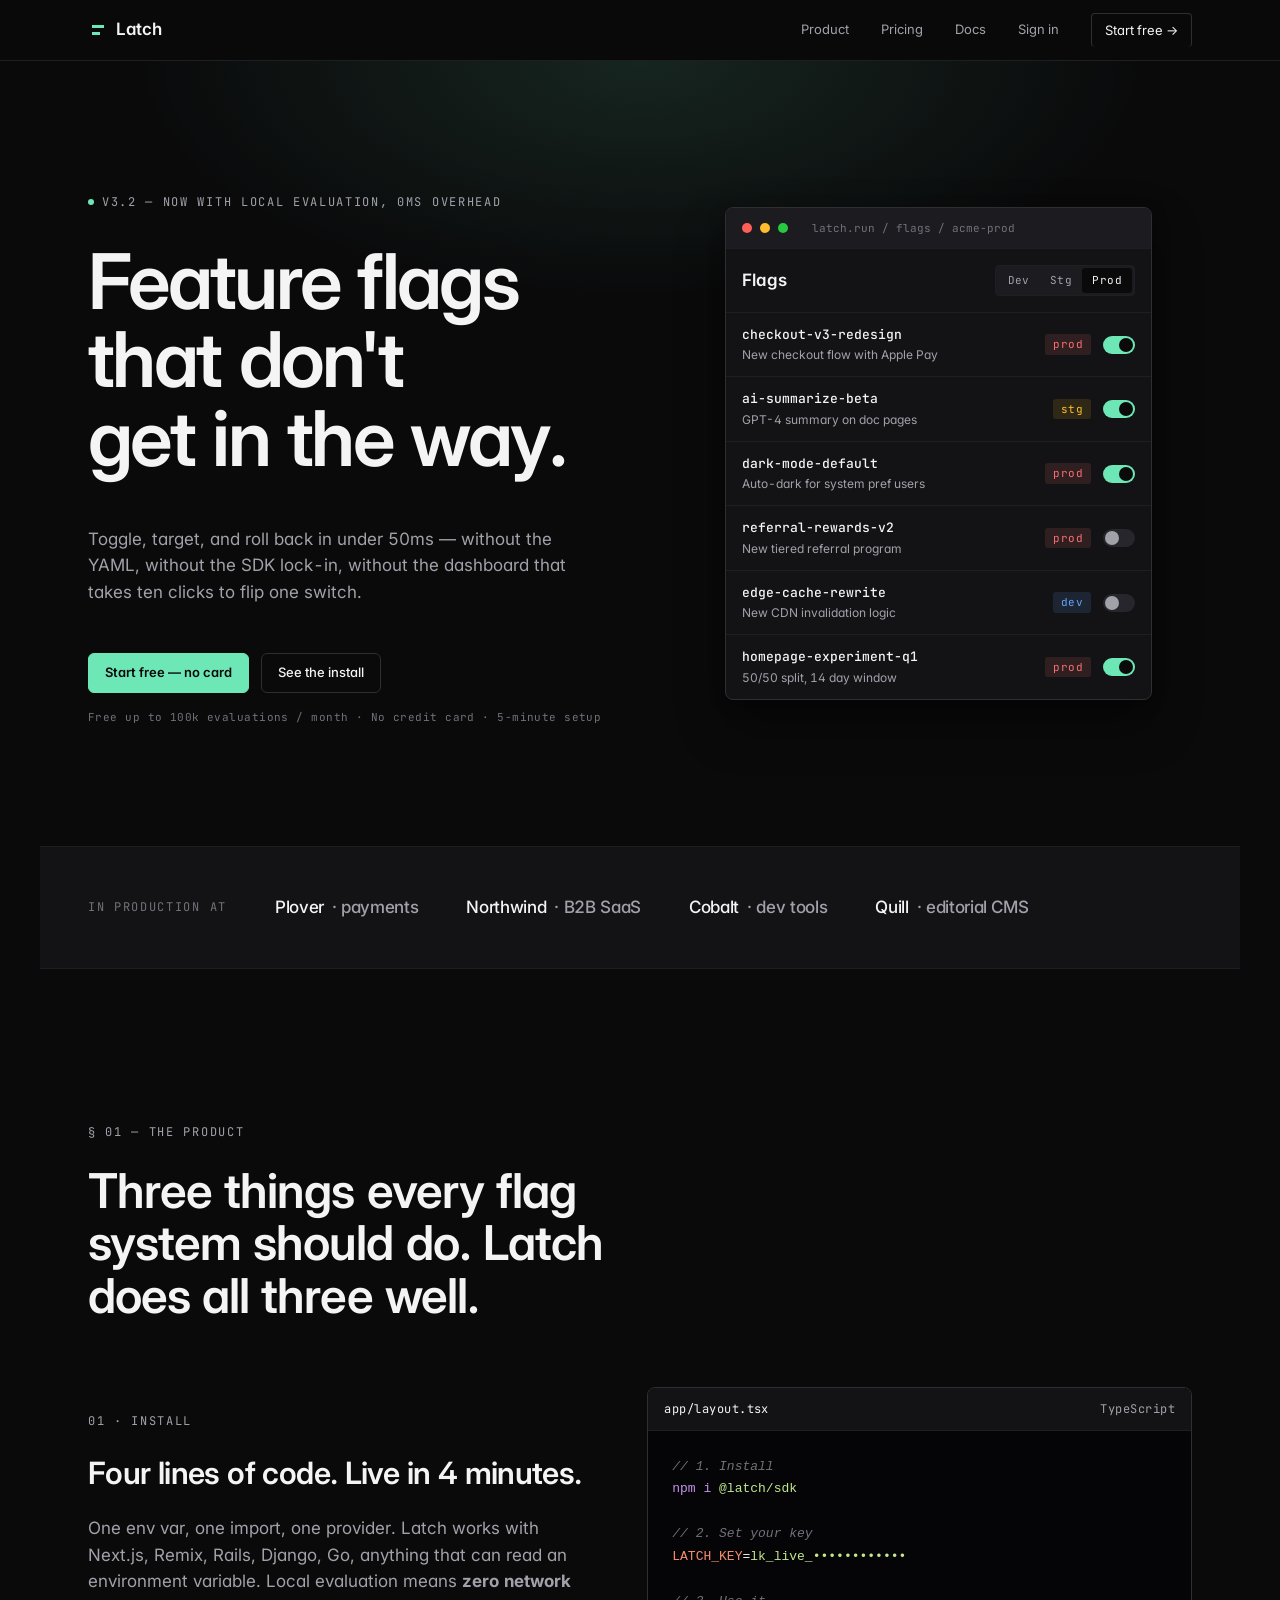
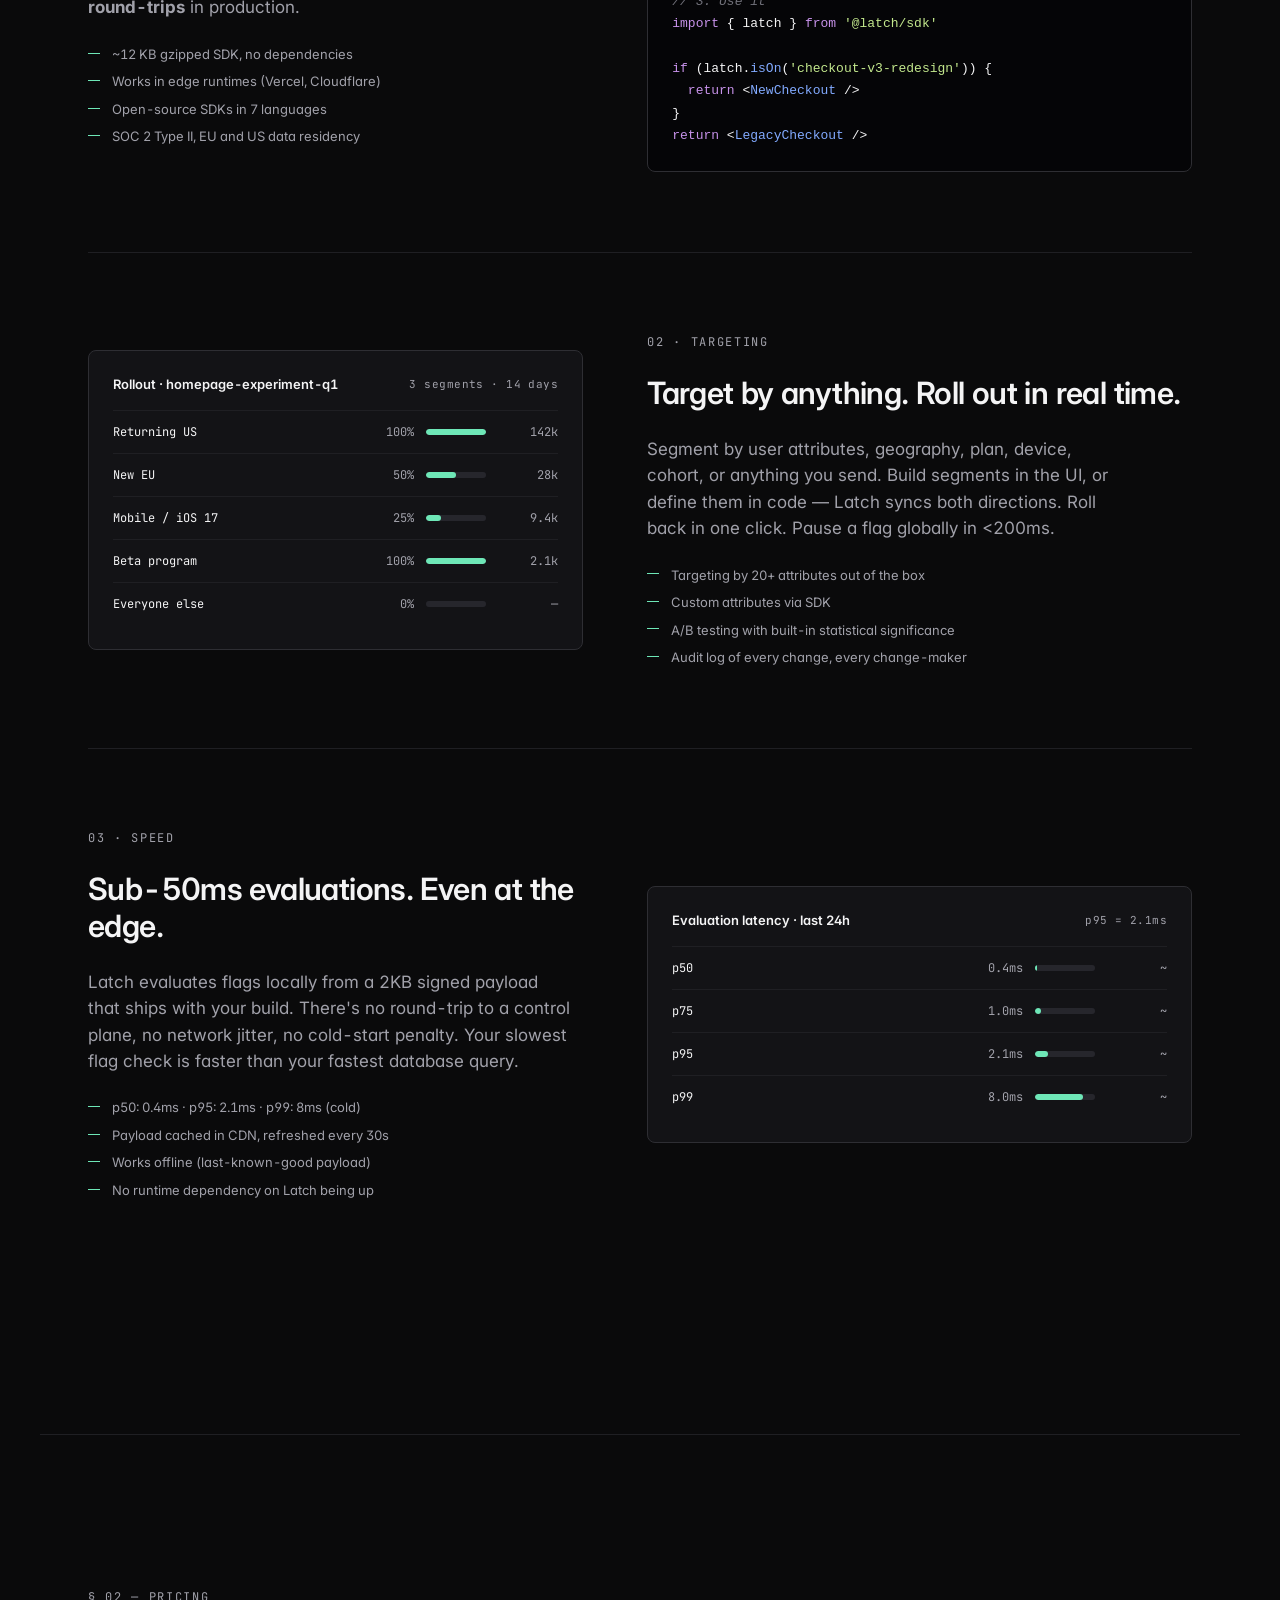
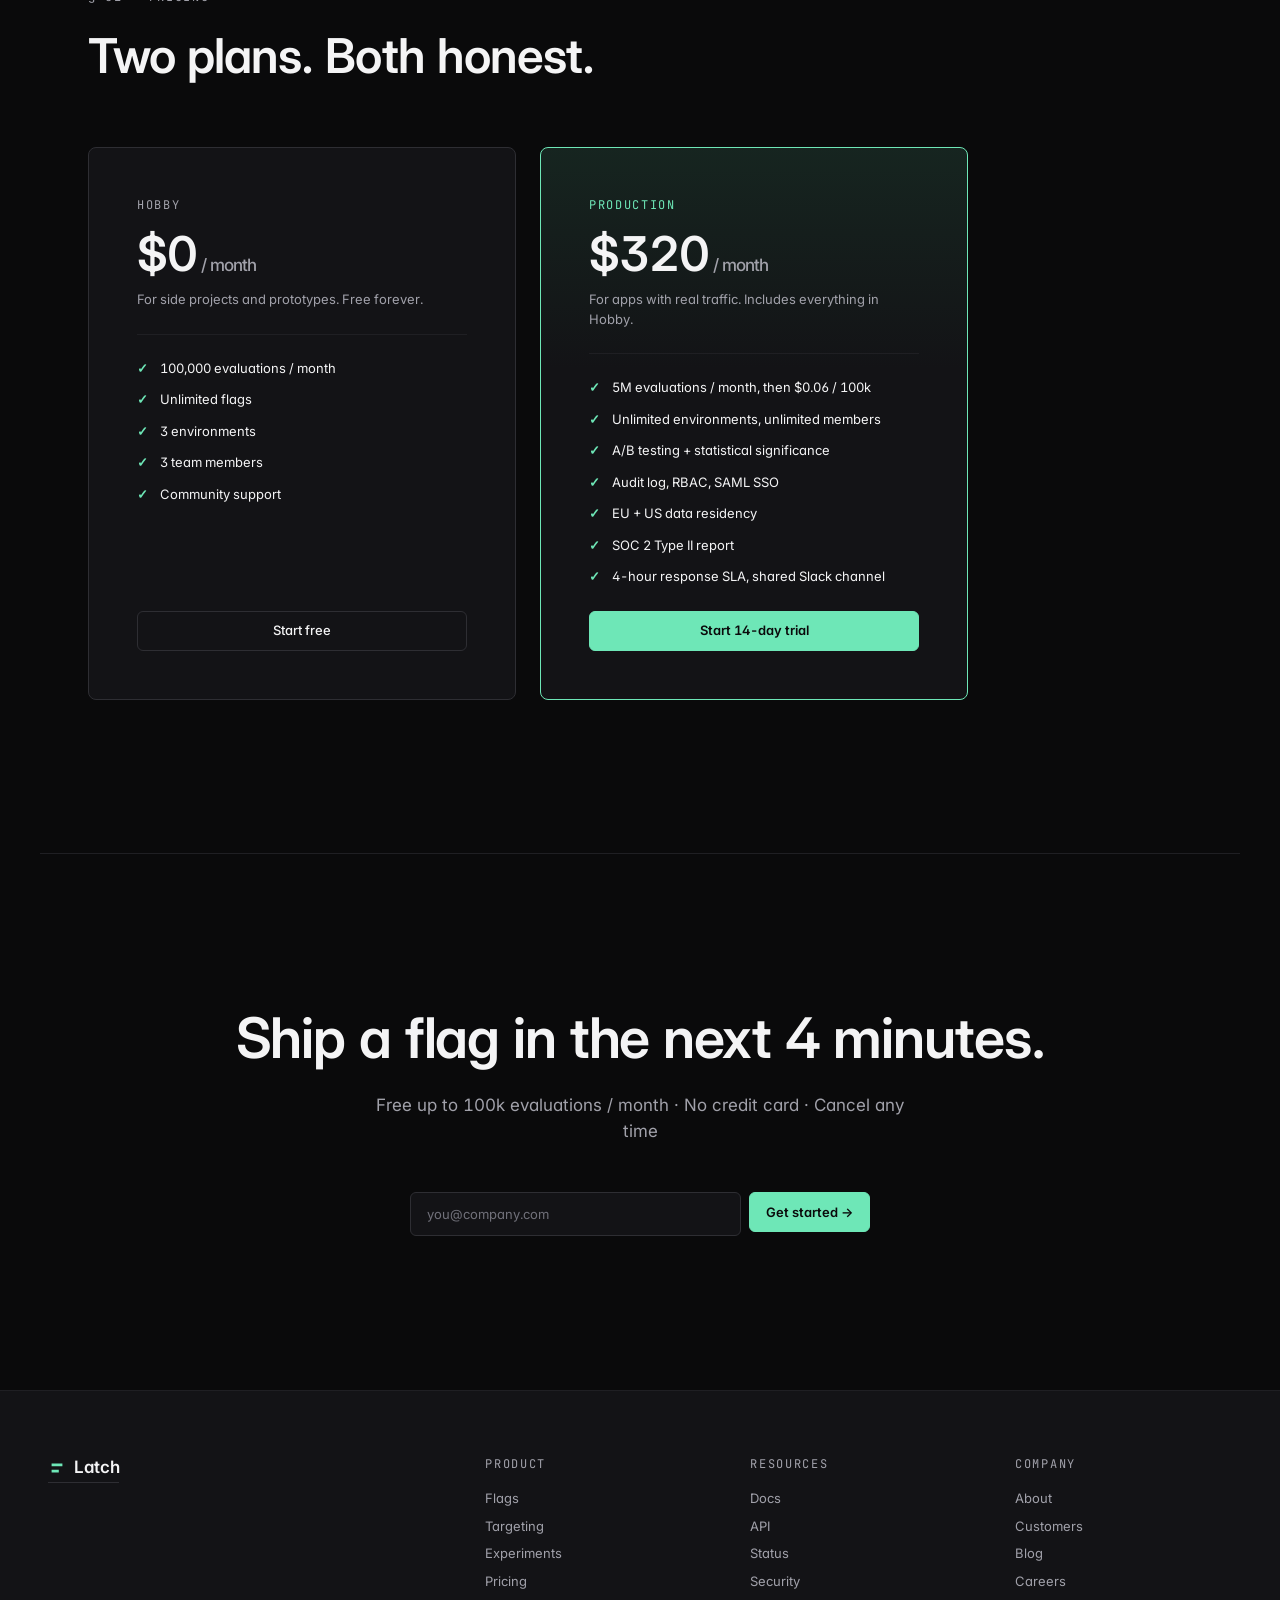
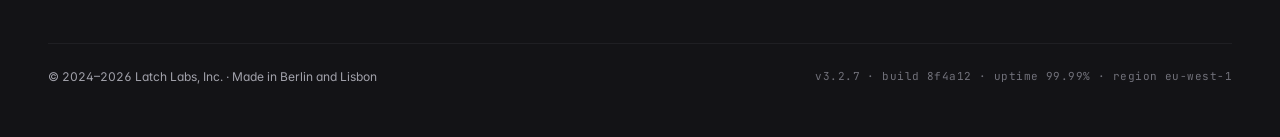
<file: .agent/skills/frontend-design-skills/examples/example-saas.html>
<!doctype html>
<html lang="en">
<head>
  <meta charset="utf-8">
  <meta name="viewport" content="width=device-width, initial-scale=1">
  <title>Latch — Feature flags that don't get in the way</title>
  <meta name="description" content="Latch is a feature flag system for product teams who ship every day. Toggle, target, and roll back in under 50ms — without the YAML.">

  <link rel="preconnect" href="https://fonts.googleapis.com">
  <link rel="preconnect" href="https://fonts.gstatic.com" crossorigin>
  <link href="https://fonts.googleapis.com/css2?family=Inter:wght@400;500;600;700&family=JetBrains+Mono:wght@400;500&display=swap" rel="stylesheet">

  <style>
    /* ============================================================
       LATCH — feature flags for product teams
       Style: Refined Minimal, dark, Linear-style
       Palette: dark surface + warm-tinted white ink + green accent
       ============================================================ */

    :root {
      --surface: #0A0A0B;
      --surface-1: #131316;
      --surface-2: #1C1C20;
      --surface-3: #26262C;
      --surface-sunken: #050507;

      --ink: #F4F4F5;
      --ink-muted: #A1A1AA;
      --ink-subtle: #71717A;

      --hairline: #1F1F23;
      --hairline-strong: #2E2E33;

      --accent: #6EE7B7;        /* Tailwind emerald-300 — refined mint */
      --accent-strong: #34D399;
      --accent-soft: rgba(110, 231, 183, 0.12);

      --good: #34D399;
      --warn: #FBBF24;
      --bad: #F87171;
      --info: #60A5FA;

      --font-text: 'Inter', -apple-system, BlinkMacSystemFont, sans-serif;
      --font-mono: 'JetBrains Mono', ui-monospace, monospace;

      --text-xs: 0.75rem;
      --text-sm: 0.8125rem;
      --text-base: 0.9375rem;
      --text-md: 1.0625rem;
      --text-lg: 1.25rem;
      --text-xl: 1.5rem;
      --text-2xl: 1.875rem;
      --text-3xl: 2.25rem;
      --text-4xl: 3rem;
      --text-5xl: 3.75rem;

      --lead-tight: 1.05;
      --lead-snug: 1.2;
      --lead-normal: 1.5;
      --lead-loose: 1.65;

      --track-tightest: -0.035em;
      --track-tight: -0.02em;
      --track-wide: 0.04em;
      --track-widest: 0.14em;

      --sp-1: 4px; --sp-2: 8px; --sp-3: 12px; --sp-4: 16px;
      --sp-5: 24px; --sp-6: 32px; --sp-7: 48px; --sp-8: 64px;
      --sp-9: 96px; --sp-10: 128px;

      --r-sm: 4px;
      --r-md: 6px;
      --r-lg: 8px;
    }

    *, *::before, *::after { box-sizing: border-box; }
    html { -webkit-text-size-adjust: 100%; scroll-behavior: smooth; }

    body {
      margin: 0;
      font-family: var(--font-text);
      font-size: var(--text-base);
      line-height: var(--lead-normal);
      color: var(--ink);
      background: var(--surface);
      font-feature-settings: 'kern' 1, 'cv11' 1, 'ss01' 1;
      -webkit-font-smoothing: antialiased;
      -moz-osx-font-smoothing: grayscale;
      text-rendering: optimizeLegibility;
      font-variant-numeric: tabular-nums;
    }

    img, svg { display: block; max-width: 100%; }
    a {
      color: inherit;
      text-decoration: none;
      border-bottom: 1px solid var(--hairline-strong);
      padding-bottom: 1px;
      transition: border-color 140ms ease, color 140ms ease;
    }
    a:hover { border-color: var(--accent); color: var(--accent); }
    a:focus-visible { outline: 2px solid var(--accent); outline-offset: 3px; border-radius: 2px; }

    button, input { font: inherit; color: inherit; }
    button { background: none; border: 0; padding: 0; cursor: pointer; }
    input { background: transparent; border: 0; }

    ::selection { background: var(--accent); color: var(--surface); }

    .mono { font-family: var(--font-mono); }
    .sr-only { position: absolute; width: 1px; height: 1px; padding: 0; margin: -1px; overflow: hidden; clip: rect(0,0,0,0); white-space: nowrap; border: 0; }

    /* ----- Nav ------------------------------------------------------- */

    .nav {
      position: sticky;
      top: 0;
      z-index: 10;
      background: color-mix(in oklab, var(--surface) 88%, transparent);
      backdrop-filter: blur(8px);
      -webkit-backdrop-filter: blur(8px);
      border-bottom: 1px solid var(--hairline);
    }
    .nav__inner {
      max-width: 1200px;
      margin: 0 auto;
      padding: 0 clamp(20px, 4vw, 48px);
      height: 60px;
      display: flex;
      align-items: center;
      justify-content: space-between;
    }
    .nav__brand {
      display: inline-flex;
      align-items: center;
      gap: var(--sp-2);
      font-weight: 600;
      font-size: var(--text-md);
      letter-spacing: var(--track-tight);
      color: var(--ink);
      border-bottom: 0;
    }
    .nav__brand-mark { color: var(--accent); }
    .nav__links {
      display: flex;
      align-items: center;
      gap: var(--sp-6);
      font-size: var(--text-sm);
    }
    .nav__links a {
      color: var(--ink-muted);
      border-bottom: 0;
    }
    .nav__links a:hover { color: var(--ink); }
    .nav__cta {
      padding: 7px 13px;
      border: 1px solid var(--hairline-strong);
      border-radius: var(--r-sm);
      color: var(--ink) !important;
      transition: background 120ms ease, border-color 120ms ease;
    }
    .nav__cta:hover { background: var(--surface-1); border-color: var(--accent); }

    @media (max-width: 720px) {
      .nav__links a:not(.nav__cta) { display: none; }
    }

    /* ----- Hero ------------------------------------------------------ */

    .hero {
      position: relative;
      padding: clamp(60px, 10vw, 120px) clamp(20px, 4vw, 48px);
      max-width: 1200px;
      margin: 0 auto;
      overflow: hidden;
    }
    .hero::before {
      content: '';
      position: absolute;
      inset: 0;
      background: radial-gradient(
        ellipse 70% 50% at 50% 0%,
        var(--accent-soft) 0%,
        transparent 60%
      );
      pointer-events: none;
    }
    .hero__inner {
      position: relative;
      display: grid;
      grid-template-columns: minmax(0, 1.05fr) minmax(0, 1fr);
      gap: clamp(32px, 6vw, 64px);
      align-items: center;
    }

    .hero__kicker {
      display: inline-flex;
      align-items: center;
      gap: var(--sp-2);
      font-family: var(--font-mono);
      font-size: var(--text-xs);
      letter-spacing: var(--track-widest);
      text-transform: uppercase;
      color: var(--ink-muted);
      margin-bottom: var(--sp-6);
    }
    .hero__kicker-dot {
      width: 6px;
      height: 6px;
      border-radius: 50%;
      background: var(--accent);
    }

    .hero__title {
      font-size: clamp(2.5rem, 6vw, 5rem);
      font-weight: 600;
      letter-spacing: var(--track-tightest);
      line-height: 1.02;
      margin: 0 0 var(--sp-7) 0;
    }

    .hero__lede {
      font-size: var(--text-md);
      line-height: 1.55;
      color: var(--ink-muted);
      max-width: 44ch;
      margin: 0 0 var(--sp-7) 0;
    }

    .hero__actions {
      display: flex;
      gap: var(--sp-3);
      flex-wrap: wrap;
      margin-bottom: var(--sp-4);
    }

    .hero__fineprint {
      font-family: var(--font-mono);
      font-size: 11px;
      letter-spacing: var(--track-wide);
      color: var(--ink-subtle);
      margin: 0;
    }

    .btn {
      display: inline-flex;
      align-items: center;
      justify-content: center;
      height: 40px;
      padding: 0 16px;
      font-size: var(--text-sm);
      font-weight: 500;
      border-radius: var(--r-md);
      border: 1px solid transparent;
      text-decoration: none;
      cursor: pointer;
      transition: background-color 140ms ease, border-color 140ms ease, color 140ms ease, transform 80ms ease;
      white-space: nowrap;
      border-bottom-width: 1px;
    }
    .btn:active { transform: translateY(1px); }
    .btn:focus-visible { outline: 2px solid var(--accent); outline-offset: 2px; }

    .btn--primary {
      background: var(--accent);
      color: var(--surface);
      border-color: var(--accent);
      font-weight: 600;
    }
    .btn--primary:hover { background: var(--accent-strong); border-color: var(--accent-strong); }

    .btn--ghost {
      background: transparent;
      color: var(--ink);
      border-color: var(--hairline-strong);
    }
    .btn--ghost:hover { border-color: var(--ink-muted); background: var(--surface-1); }

    @media (max-width: 560px) {
      .btn { width: 100%; }
    }

    /* ----- Hero panel: feature flag list ------------------------- */

    .panel {
      background: var(--surface-1);
      border: 1px solid var(--hairline-strong);
      border-radius: var(--r-lg);
      overflow: hidden;
      box-shadow: 0 24px 48px rgba(0,0,0,0.4), 0 4px 16px rgba(0,0,0,0.3);
    }
    .panel__chrome {
      display: flex;
      align-items: center;
      gap: var(--sp-2);
      padding: var(--sp-3) var(--sp-4);
      background: var(--surface-2);
      border-bottom: 1px solid var(--hairline);
    }
    .panel__dot { width: 10px; height: 10px; border-radius: 50%; background: var(--hairline-strong); }
    .panel__dot:nth-child(1) { background: #FF5F57; }
    .panel__dot:nth-child(2) { background: #FEBC2E; }
    .panel__dot:nth-child(3) { background: #28C840; }
    .panel__url {
      margin-left: var(--sp-4);
      font-family: var(--font-mono);
      font-size: 11px;
      color: var(--ink-subtle);
    }

    .panel__body { padding: 0; }

    .panel__head {
      padding: var(--sp-4);
      display: flex;
      align-items: center;
      justify-content: space-between;
      border-bottom: 1px solid var(--hairline);
    }
    .panel__title {
      font-size: var(--text-md);
      font-weight: 600;
      margin: 0;
    }
    .panel__seg {
      display: inline-flex;
      background: var(--surface-2);
      border: 1px solid var(--hairline);
      border-radius: var(--r-sm);
      padding: 2px;
    }
    .panel__seg-btn {
      padding: 4px 10px;
      font-family: var(--font-mono);
      font-size: 11px;
      color: var(--ink-muted);
      border-radius: 3px;
      letter-spacing: var(--track-wide);
    }
    .panel__seg-btn--active {
      background: var(--surface);
      color: var(--ink);
    }

    /* Flag rows */
    .flag-list { list-style: none; margin: 0; padding: 0; }
    .flag {
      display: grid;
      grid-template-columns: minmax(0, 1fr) auto auto;
      gap: var(--sp-3);
      align-items: center;
      padding: var(--sp-3) var(--sp-4);
      border-bottom: 1px solid var(--hairline);
      font-size: var(--text-sm);
      transition: background 100ms ease;
    }
    .flag:hover { background: var(--surface-2); }
    .flag:last-child { border-bottom: 0; }

    .flag__main { display: flex; flex-direction: column; gap: 2px; min-width: 0; }
    .flag__key {
      font-family: var(--font-mono);
      font-size: var(--text-sm);
      color: var(--ink);
      font-weight: 500;
    }
    .flag__desc {
      font-size: 12px;
      color: var(--ink-muted);
      overflow: hidden;
      text-overflow: ellipsis;
      white-space: nowrap;
    }

    .flag__env {
      font-family: var(--font-mono);
      font-size: 11px;
      padding: 2px 8px;
      border-radius: 3px;
      letter-spacing: var(--track-wide);
    }
    .flag__env--prod { background: rgba(248, 113, 113, 0.12); color: var(--bad); }
    .flag__env--stg  { background: rgba(251, 191, 36, 0.12); color: var(--warn); }
    .flag__env--dev  { background: rgba(96, 165, 250, 0.12); color: var(--info); }

    /* Toggle */
    .toggle {
      width: 32px;
      height: 18px;
      background: var(--surface-3);
      border-radius: 9999px;
      position: relative;
      transition: background 140ms ease;
      flex-shrink: 0;
    }
    .toggle__knob {
      position: absolute;
      top: 2px;
      left: 2px;
      width: 14px;
      height: 14px;
      border-radius: 50%;
      background: var(--ink-muted);
      transition: transform 140ms ease, background 140ms ease;
    }
    .toggle--on { background: var(--accent); }
    .toggle--on .toggle__knob { transform: translateX(14px); background: var(--surface); }

    /* ----- Trusted-by (compact) -------------------------------- */

    .trusted {
      max-width: 1200px;
      margin: 0 auto;
      padding: var(--sp-7) clamp(20px, 4vw, 48px);
      display: flex;
      align-items: center;
      gap: var(--sp-7);
      flex-wrap: wrap;
      border-top: 1px solid var(--hairline);
      border-bottom: 1px solid var(--hairline);
      background: var(--surface-1);
    }
    .trusted__label {
      font-family: var(--font-mono);
      font-size: var(--text-xs);
      letter-spacing: var(--track-widest);
      text-transform: uppercase;
      color: var(--ink-subtle);
      margin: 0;
    }
    .trusted__list {
      list-style: none;
      margin: 0;
      padding: 0;
      display: flex;
      gap: var(--sp-7);
      flex-wrap: wrap;
    }
    .trusted__item {
      display: inline-flex;
      align-items: baseline;
      gap: var(--sp-2);
      font-size: var(--text-md);
      font-weight: 500;
      letter-spacing: var(--track-tight);
      color: var(--ink-muted);
    }
    .trusted__item strong { color: var(--ink); font-weight: 500; }

    /* ----- Features section -------------------------------------- */

    .features {
      max-width: 1200px;
      margin: 0 auto;
      padding: clamp(80px, 12vw, 160px) clamp(20px, 4vw, 48px);
    }

    .section-head { margin-bottom: var(--sp-8); }
    .section-head__kicker {
      font-family: var(--font-mono);
      font-size: var(--text-xs);
      letter-spacing: var(--track-widest);
      text-transform: uppercase;
      color: var(--ink-muted);
      margin: 0 0 var(--sp-5) 0;
    }
    .section-head__title {
      font-size: clamp(1.875rem, 4vw, 3rem);
      font-weight: 600;
      letter-spacing: var(--track-tight);
      line-height: 1.1;
      margin: 0;
      max-width: 22ch;
    }

    /* Feature 1 — code block */
    .feature {
      display: grid;
      grid-template-columns: minmax(0, 1fr) minmax(0, 1.1fr);
      gap: clamp(32px, 6vw, 64px);
      align-items: center;
      padding-block: clamp(48px, 7vw, 80px);
      border-top: 1px solid var(--hairline);
    }
    .feature:first-of-type { border-top: 0; padding-top: 0; }

    .feature__body .kicker {
      font-family: var(--font-mono);
      font-size: var(--text-xs);
      letter-spacing: var(--track-widest);
      text-transform: uppercase;
      color: var(--ink-muted);
      margin: 0 0 var(--sp-5) 0;
    }
    .feature__body h3 {
      font-size: clamp(1.375rem, 2.4vw, 2rem);
      font-weight: 600;
      letter-spacing: var(--track-tight);
      line-height: 1.2;
      margin: 0 0 var(--sp-5) 0;
    }
    .feature__body p {
      color: var(--ink-muted);
      font-size: var(--text-md);
      line-height: 1.55;
      max-width: 44ch;
      margin: 0 0 var(--sp-5) 0;
    }
    .feature__list {
      list-style: none;
      margin: 0;
      padding: 0;
      display: flex;
      flex-direction: column;
      gap: var(--sp-2);
      font-size: var(--text-sm);
      color: var(--ink-muted);
    }
    .feature__list li {
      padding-left: var(--sp-5);
      position: relative;
    }
    .feature__list li::before {
      content: '';
      position: absolute;
      left: 0;
      top: 0.6em;
      width: 12px;
      height: 1px;
      background: var(--accent);
    }

    /* Code block */
    .codeblock {
      background: var(--surface-sunken);
      border: 1px solid var(--hairline-strong);
      border-radius: var(--r-lg);
      overflow: hidden;
    }
    .codeblock__head {
      display: flex;
      justify-content: space-between;
      padding: var(--sp-3) var(--sp-4);
      border-bottom: 1px solid var(--hairline);
      background: var(--surface-1);
      font-family: var(--font-mono);
      font-size: var(--text-xs);
      color: var(--ink-muted);
      letter-spacing: var(--track-wide);
    }
    .codeblock__file { color: var(--ink); }
    .codeblock__body {
      margin: 0;
      padding: var(--sp-5);
      overflow-x: auto;
      font-family: var(--font-mono);
      font-size: 13px;
      line-height: 1.65;
      color: var(--ink);
    }
    .tok-cmt { color: var(--ink-subtle); font-style: italic; }
    .tok-key { color: #C792EA; }
    .tok-str { color: #C3E88D; }
    .tok-fn  { color: #82AAFF; }
    .tok-var { color: #F78C6C; }
    .tok-num { color: #F78C6C; }

    /* Feature 2 — flags visualization */
    .viz-flags {
      background: var(--surface-1);
      border: 1px solid var(--hairline-strong);
      border-radius: var(--r-lg);
      padding: var(--sp-5);
    }
    .viz-flags__head {
      display: flex;
      justify-content: space-between;
      align-items: center;
      margin-bottom: var(--sp-4);
    }
    .viz-flags__head h4 {
      font-size: var(--text-sm);
      font-weight: 600;
      margin: 0;
    }
    .viz-flags__count {
      font-family: var(--font-mono);
      font-size: 11px;
      letter-spacing: var(--track-wide);
      color: var(--ink-muted);
    }
    .viz-flags__row {
      display: grid;
      grid-template-columns: 1fr 60px 60px 60px;
      gap: var(--sp-3);
      padding: var(--sp-3) 0;
      border-top: 1px solid var(--hairline);
      align-items: center;
      font-size: var(--text-sm);
    }
    .viz-flags__row:first-of-type { border-top: 0; }
    .viz-flags__name {
      font-family: var(--font-mono);
      font-size: var(--text-xs);
      color: var(--ink);
    }
    .viz-flags__pct {
      font-family: var(--font-mono);
      font-size: var(--text-xs);
      color: var(--ink-muted);
      text-align: right;
    }
    .viz-flags__bar {
      height: 6px;
      background: var(--surface-3);
      border-radius: 3px;
      overflow: hidden;
      position: relative;
    }
    .viz-flags__bar-fill {
      position: absolute;
      inset: 0;
      width: var(--pct);
      background: var(--accent);
      border-radius: 3px;
    }

    @media (max-width: 880px) {
      .hero__inner,
      .feature {
        grid-template-columns: 1fr;
        gap: var(--sp-7);
      }
      .viz-flags__row { grid-template-columns: 1fr 50px 50px 50px; }
    }

    /* ----- Pricing ----------------------------------------------- */

    .pricing {
      max-width: 1200px;
      margin: 0 auto;
      padding: clamp(80px, 12vw, 160px) clamp(20px, 4vw, 48px);
      border-top: 1px solid var(--hairline);
    }
    .pricing__grid {
      display: grid;
      grid-template-columns: repeat(2, 1fr);
      gap: var(--sp-5);
      max-width: 880px;
    }
    @media (max-width: 720px) {
      .pricing__grid { grid-template-columns: 1fr; }
    }

    .plan {
      background: var(--surface-1);
      border: 1px solid var(--hairline-strong);
      border-radius: var(--r-lg);
      padding: var(--sp-7);
      display: flex;
      flex-direction: column;
      gap: var(--sp-5);
    }
    .plan--featured {
      border-color: var(--accent);
      background: linear-gradient(180deg, var(--accent-soft) 0%, var(--surface-1) 40%);
    }
    .plan__head { padding-bottom: var(--sp-5); border-bottom: 1px solid var(--hairline); }
    .plan__name {
      font-family: var(--font-mono);
      font-size: var(--text-xs);
      letter-spacing: var(--track-widest);
      text-transform: uppercase;
      color: var(--ink-muted);
      margin: 0 0 var(--sp-4) 0;
    }
    .plan--featured .plan__name { color: var(--accent); }
    .plan__price {
      font-size: var(--text-4xl);
      font-weight: 600;
      letter-spacing: var(--track-tight);
      margin: 0;
      line-height: 1;
    }
    .plan__period {
      font-size: var(--text-md);
      color: var(--ink-muted);
      font-weight: 500;
    }
    .plan__sub {
      margin: var(--sp-3) 0 0 0;
      font-size: var(--text-sm);
      color: var(--ink-muted);
    }
    .plan__list {
      list-style: none;
      margin: 0;
      padding: 0;
      display: flex;
      flex-direction: column;
      gap: var(--sp-3);
      font-size: var(--text-sm);
      flex: 1;
    }
    .plan__list li {
      display: flex;
      align-items: flex-start;
      gap: var(--sp-3);
    }
    .plan__list li::before {
      content: '✓';
      color: var(--accent);
      font-weight: 600;
      flex-shrink: 0;
      font-family: var(--font-mono);
    }

    /* ----- CTA --------------------------------------------------- */

    .cta {
      max-width: 1200px;
      margin: 0 auto;
      padding: clamp(80px, 12vw, 160px) clamp(20px, 4vw, 48px);
      border-top: 1px solid var(--hairline);
      text-align: center;
    }
    .cta__title {
      font-size: clamp(2rem, 4.5vw, 3.5rem);
      font-weight: 600;
      letter-spacing: var(--track-tight);
      line-height: 1.1;
      margin: 0;
    }
    .cta__sub {
      color: var(--ink-muted);
      font-size: var(--text-md);
      max-width: 50ch;
      margin: var(--sp-5) auto 0;
    }
    .cta__form {
      display: flex;
      gap: var(--sp-2);
      max-width: 460px;
      margin: var(--sp-7) auto 0;
    }
    .cta__input {
      flex: 1;
      height: 44px;
      padding: 0 var(--sp-4);
      background: var(--surface-1);
      border: 1px solid var(--hairline-strong);
      border-radius: var(--r-md);
      color: var(--ink);
      font-size: var(--text-sm);
      transition: border-color 140ms ease;
    }
    .cta__input::placeholder { color: var(--ink-subtle); }
    .cta__input:focus { border-color: var(--accent); outline: none; }
    .cta__input:focus-visible { outline: 2px solid var(--accent); outline-offset: 2px; }
    @media (max-width: 560px) {
      .cta__form { flex-direction: column; }
    }

    /* ----- Footer ----------------------------------------------- */

    .footer {
      padding: var(--sp-8) clamp(20px, 4vw, 48px);
      border-top: 1px solid var(--hairline);
      background: var(--surface-1);
    }
    .footer__inner {
      max-width: 1200px;
      margin: 0 auto;
      display: grid;
      grid-template-columns: minmax(0, 1fr) minmax(0, 2fr);
      gap: var(--sp-8);
    }
    .footer__brand {
      display: inline-flex;
      align-items: center;
      gap: var(--sp-2);
      font-size: var(--text-md);
      font-weight: 600;
      letter-spacing: var(--track-tight);
      color: var(--ink);
    }
    .footer__brand .nav__brand-mark { color: var(--accent); }
    .footer__nav {
      display: grid;
      grid-template-columns: repeat(3, 1fr);
      gap: var(--sp-7);
    }
    .footer__nav .kicker {
      font-family: var(--font-mono);
      font-size: var(--text-xs);
      letter-spacing: var(--track-widest);
      text-transform: uppercase;
      color: var(--ink-muted);
      margin: 0 0 var(--sp-3) 0;
    }
    .footer__nav a {
      display: block;
      color: var(--ink-muted);
      font-size: var(--text-sm);
      padding: 4px 0;
      border-bottom: 0;
    }
    .footer__nav a:hover { color: var(--ink); }
    .footer__bot {
      max-width: 1200px;
      margin: var(--sp-7) auto 0;
      padding-top: var(--sp-5);
      border-top: 1px solid var(--hairline);
      display: flex;
      justify-content: space-between;
      flex-wrap: wrap;
      gap: var(--sp-3);
    }
    .footer__meta { margin: 0; font-size: var(--text-xs); color: var(--ink-muted); }
    .footer__build {
      margin: 0;
      font-family: var(--font-mono);
      font-size: 11px;
      color: var(--ink-subtle);
      letter-spacing: var(--track-wide);
    }
    @media (max-width: 720px) {
      .footer__inner, .footer__nav { grid-template-columns: 1fr; gap: var(--sp-7); }
      .footer__nav { grid-template-columns: repeat(2, 1fr); }
    }

    @media (prefers-reduced-motion: reduce) {
      *, *::before, *::after {
        animation-duration: 0.01ms !important;
        transition-duration: 0.01ms !important;
        scroll-behavior: auto !important;
      }
    }
  </style>
</head>
<body>

  <!-- ====== NAV ============================================== -->
  <header class="nav" role="banner">
    <div class="nav__inner">
      <a href="#" class="nav__brand" aria-label="Latch — home">
        <svg class="nav__brand-mark" width="20" height="20" viewBox="0 0 20 20" aria-hidden="true">
          <path d="M4 5 H16 V8 H4 Z M4 12 H12 V15 H4 Z" fill="currentColor"/>
        </svg>
        <span>Latch</span>
      </a>
      <nav class="nav__links" aria-label="Primary">
        <a href="#product">Product</a>
        <a href="#pricing">Pricing</a>
        <a href="#">Docs</a>
        <a href="#">Sign in</a>
        <a href="#cta" class="nav__cta">Start free →</a>
      </nav>
    </div>
  </header>

  <main id="main">

    <!-- ====== HERO ============================================== -->
    <section class="hero" aria-labelledby="hero-title">
      <div class="hero__inner">
        <div>
          <p class="hero__kicker">
            <span class="hero__kicker-dot" aria-hidden="true"></span>
            v3.2 — Now with local evaluation, 0ms overhead
          </p>
          <h1 id="hero-title" class="hero__title">
            Feature flags<br>
            that don't<br>
            get in the way.
          </h1>
          <p class="hero__lede">
            Toggle, target, and roll back in under 50ms — without
            the YAML, without the SDK lock-in, without the
            dashboard that takes ten clicks to flip one switch.
          </p>
          <div class="hero__actions">
            <a href="#cta" class="btn btn--primary">Start free — no card</a>
            <a href="#install" class="btn btn--ghost">See the install</a>
          </div>
          <p class="hero__fineprint">Free up to 100k evaluations / month · No credit card · 5-minute setup</p>
        </div>

        <!-- Flag panel mockup -->
        <figure aria-label="Latch dashboard — flags list">
          <div class="panel">
            <div class="panel__chrome">
              <span class="panel__dot"></span>
              <span class="panel__dot"></span>
              <span class="panel__dot"></span>
              <span class="panel__url">latch.run / flags / acme-prod</span>
            </div>
            <div class="panel__body">
              <div class="panel__head">
                <h3 class="panel__title">Flags</h3>
                <div class="panel__seg" role="tablist" aria-label="Environment">
                  <button class="panel__seg-btn" role="tab">Dev</button>
                  <button class="panel__seg-btn" role="tab">Stg</button>
                  <button class="panel__seg-btn panel__seg-btn--active" role="tab" aria-selected="true">Prod</button>
                </div>
              </div>

              <ul class="flag-list" role="list">
                <li class="flag">
                  <div class="flag__main">
                    <span class="flag__key">checkout-v3-redesign</span>
                    <span class="flag__desc">New checkout flow with Apple Pay</span>
                  </div>
                  <span class="flag__env flag__env--prod">prod</span>
                  <span class="toggle toggle--on" role="img" aria-label="Enabled"><span class="toggle__knob"></span></span>
                </li>
                <li class="flag">
                  <div class="flag__main">
                    <span class="flag__key">ai-summarize-beta</span>
                    <span class="flag__desc">GPT-4 summary on doc pages</span>
                  </div>
                  <span class="flag__env flag__env--stg">stg</span>
                  <span class="toggle toggle--on" role="img" aria-label="Enabled"><span class="toggle__knob"></span></span>
                </li>
                <li class="flag">
                  <div class="flag__main">
                    <span class="flag__key">dark-mode-default</span>
                    <span class="flag__desc">Auto-dark for system pref users</span>
                  </div>
                  <span class="flag__env flag__env--prod">prod</span>
                  <span class="toggle toggle--on" role="img" aria-label="Enabled"><span class="toggle__knob"></span></span>
                </li>
                <li class="flag">
                  <div class="flag__main">
                    <span class="flag__key">referral-rewards-v2</span>
                    <span class="flag__desc">New tiered referral program</span>
                  </div>
                  <span class="flag__env flag__env--prod">prod</span>
                  <span class="toggle" role="img" aria-label="Disabled"><span class="toggle__knob"></span></span>
                </li>
                <li class="flag">
                  <div class="flag__main">
                    <span class="flag__key">edge-cache-rewrite</span>
                    <span class="flag__desc">New CDN invalidation logic</span>
                  </div>
                  <span class="flag__env flag__env--dev">dev</span>
                  <span class="toggle" role="img" aria-label="Disabled"><span class="toggle__knob"></span></span>
                </li>
                <li class="flag">
                  <div class="flag__main">
                    <span class="flag__key">homepage-experiment-q1</span>
                    <span class="flag__desc">50/50 split, 14 day window</span>
                  </div>
                  <span class="flag__env flag__env--prod">prod</span>
                  <span class="toggle toggle--on" role="img" aria-label="Enabled"><span class="toggle__knob"></span></span>
                </li>
              </ul>
            </div>
          </div>
        </figure>
      </div>
    </section>

    <!-- ====== TRUSTED-BY ======================================== -->
    <section class="trusted" aria-label="Customers">
      <p class="trusted__label">In production at</p>
      <ul class="trusted__list" role="list">
        <li class="trusted__item"><strong>Plover</strong> · payments</li>
        <li class="trusted__item"><strong>Northwind</strong> · B2B SaaS</li>
        <li class="trusted__item"><strong>Cobalt</strong> · dev tools</li>
        <li class="trusted__item"><strong>Quill</strong> · editorial CMS</li>
      </ul>
    </section>

    <!-- ====== FEATURES ========================================== -->
    <section id="product" class="features" aria-labelledby="features-heading">
      <header class="section-head">
        <p class="section-head__kicker">§ 01 — The product</p>
        <h2 id="features-heading" class="section-head__title">
          Three things every flag<br>
          system should do. Latch<br>
          does all three well.
        </h2>
      </header>

      <!-- Feature 1: install -->
      <article id="install" class="feature">
        <div class="feature__body">
          <p class="kicker">01 · Install</p>
          <h3>Four lines of code. Live in 4 minutes.</h3>
          <p>
            One env var, one import, one provider. Latch works with
            Next.js, Remix, Rails, Django, Go, anything that can
            read an environment variable. Local evaluation means
            <strong>zero network round-trips</strong> in production.
          </p>
          <ul class="feature__list" role="list">
            <li>~12 KB gzipped SDK, no dependencies</li>
            <li>Works in edge runtimes (Vercel, Cloudflare)</li>
            <li>Open-source SDKs in 7 languages</li>
            <li>SOC 2 Type II, EU and US data residency</li>
          </ul>
        </div>
        <div>
          <div class="codeblock">
            <div class="codeblock__head">
              <span class="codeblock__file">app/layout.tsx</span>
              <span>TypeScript</span>
            </div>
<pre class="codeblock__body"><code><span class="tok-cmt">// 1. Install</span>
<span class="tok-key">npm i</span> <span class="tok-str">@latch/sdk</span>

<span class="tok-cmt">// 2. Set your key</span>
<span class="tok-var">LATCH_KEY</span>=<span class="tok-str">lk_live_••••••••••••</span>

<span class="tok-cmt">// 3. Use it</span>
<span class="tok-key">import</span> { latch } <span class="tok-key">from</span> <span class="tok-str">'@latch/sdk'</span>

<span class="tok-key">if</span> (latch.<span class="tok-fn">isOn</span>(<span class="tok-str">'checkout-v3-redesign'</span>)) {
  <span class="tok-key">return</span> &lt;<span class="tok-fn">NewCheckout</span> /&gt;
}
<span class="tok-key">return</span> &lt;<span class="tok-fn">LegacyCheckout</span> /&gt;</code></pre>
          </div>
        </div>
      </article>

      <!-- Feature 2: targeting -->
      <article class="feature">
        <div>
          <div class="viz-flags">
            <div class="viz-flags__head">
              <h4>Rollout · homepage-experiment-q1</h4>
              <span class="viz-flags__count">3 segments · 14 days</span>
            </div>

            <div class="viz-flags__row">
              <span class="viz-flags__name">Returning US</span>
              <span class="viz-flags__pct mono">100%</span>
              <span class="viz-flags__bar"><span class="viz-flags__bar-fill" style="--pct: 100%"></span></span>
              <span class="viz-flags__pct mono">142k</span>
            </div>
            <div class="viz-flags__row">
              <span class="viz-flags__name">New EU</span>
              <span class="viz-flags__pct mono">50%</span>
              <span class="viz-flags__bar"><span class="viz-flags__bar-fill" style="--pct: 50%"></span></span>
              <span class="viz-flags__pct mono">28k</span>
            </div>
            <div class="viz-flags__row">
              <span class="viz-flags__name">Mobile / iOS 17</span>
              <span class="viz-flags__pct mono">25%</span>
              <span class="viz-flags__bar"><span class="viz-flags__bar-fill" style="--pct: 25%"></span></span>
              <span class="viz-flags__pct mono">9.4k</span>
            </div>
            <div class="viz-flags__row">
              <span class="viz-flags__name">Beta program</span>
              <span class="viz-flags__pct mono">100%</span>
              <span class="viz-flags__bar"><span class="viz-flags__bar-fill" style="--pct: 100%"></span></span>
              <span class="viz-flags__pct mono">2.1k</span>
            </div>
            <div class="viz-flags__row">
              <span class="viz-flags__name">Everyone else</span>
              <span class="viz-flags__pct mono">0%</span>
              <span class="viz-flags__bar"><span class="viz-flags__bar-fill" style="--pct: 0%"></span></span>
              <span class="viz-flags__pct mono">—</span>
            </div>
          </div>
        </div>
        <div class="feature__body">
          <p class="kicker">02 · Targeting</p>
          <h3>Target by anything. Roll out in real time.</h3>
          <p>
            Segment by user attributes, geography, plan, device,
            cohort, or anything you send. Build segments in the UI,
            or define them in code — Latch syncs both directions.
            Roll back in one click. Pause a flag globally in &lt;200ms.
          </p>
          <ul class="feature__list" role="list">
            <li>Targeting by 20+ attributes out of the box</li>
            <li>Custom attributes via SDK</li>
            <li>A/B testing with built-in statistical significance</li>
            <li>Audit log of every change, every change-maker</li>
          </ul>
        </div>
      </article>

      <!-- Feature 3: speed -->
      <article class="feature">
        <div class="feature__body">
          <p class="kicker">03 · Speed</p>
          <h3>Sub-50ms evaluations. Even at the edge.</h3>
          <p>
            Latch evaluates flags locally from a 2KB signed payload
            that ships with your build. There's no round-trip to
            a control plane, no network jitter, no cold-start penalty.
            Your slowest flag check is faster than your fastest
            database query.
          </p>
          <ul class="feature__list" role="list">
            <li>p50: 0.4ms · p95: 2.1ms · p99: 8ms (cold)</li>
            <li>Payload cached in CDN, refreshed every 30s</li>
            <li>Works offline (last-known-good payload)</li>
            <li>No runtime dependency on Latch being up</li>
          </ul>
        </div>
        <div>
          <div class="viz-flags">
            <div class="viz-flags__head">
              <h4>Evaluation latency · last 24h</h4>
              <span class="viz-flags__count">p95 = 2.1ms</span>
            </div>

            <div class="viz-flags__row">
              <span class="viz-flags__name">p50</span>
              <span class="viz-flags__pct mono">0.4ms</span>
              <span class="viz-flags__bar"><span class="viz-flags__bar-fill" style="--pct: 4%"></span></span>
              <span class="viz-flags__pct mono">~</span>
            </div>
            <div class="viz-flags__row">
              <span class="viz-flags__name">p75</span>
              <span class="viz-flags__pct mono">1.0ms</span>
              <span class="viz-flags__bar"><span class="viz-flags__bar-fill" style="--pct: 10%"></span></span>
              <span class="viz-flags__pct mono">~</span>
            </div>
            <div class="viz-flags__row">
              <span class="viz-flags__name">p95</span>
              <span class="viz-flags__pct mono">2.1ms</span>
              <span class="viz-flags__bar"><span class="viz-flags__bar-fill" style="--pct: 21%"></span></span>
              <span class="viz-flags__pct mono">~</span>
            </div>
            <div class="viz-flags__row">
              <span class="viz-flags__name">p99</span>
              <span class="viz-flags__pct mono">8.0ms</span>
              <span class="viz-flags__bar"><span class="viz-flags__bar-fill" style="--pct: 80%"></span></span>
              <span class="viz-flags__pct mono">~</span>
            </div>
          </div>
        </div>
      </article>
    </section>

    <!-- ====== PRICING =========================================== -->
    <section id="pricing" class="pricing" aria-labelledby="pricing-heading">
      <header class="section-head">
        <p class="section-head__kicker">§ 02 — Pricing</p>
        <h2 id="pricing-heading" class="section-head__title">Two plans. Both honest.</h2>
      </header>

      <div class="pricing__grid">
        <article class="plan">
          <header class="plan__head">
            <p class="plan__name">Hobby</p>
            <p class="plan__price">$0<span class="plan__period"> / month</span></p>
            <p class="plan__sub">For side projects and prototypes. Free forever.</p>
          </header>
          <ul class="plan__list" role="list">
            <li>100,000 evaluations / month</li>
            <li>Unlimited flags</li>
            <li>3 environments</li>
            <li>3 team members</li>
            <li>Community support</li>
          </ul>
          <a href="#cta" class="btn btn--ghost">Start free</a>
        </article>

        <article class="plan plan--featured">
          <header class="plan__head">
            <p class="plan__name">Production</p>
            <p class="plan__price">$320<span class="plan__period"> / month</span></p>
            <p class="plan__sub">For apps with real traffic. Includes everything in Hobby.</p>
          </header>
          <ul class="plan__list" role="list">
            <li>5M evaluations / month, then $0.06 / 100k</li>
            <li>Unlimited environments, unlimited members</li>
            <li>A/B testing + statistical significance</li>
            <li>Audit log, RBAC, SAML SSO</li>
            <li>EU + US data residency</li>
            <li>SOC 2 Type II report</li>
            <li>4-hour response SLA, shared Slack channel</li>
          </ul>
          <a href="#cta" class="btn btn--primary">Start 14-day trial</a>
        </article>
      </div>
    </section>

    <!-- ====== CTA =============================================== -->
    <section id="cta" class="cta" aria-labelledby="cta-title">
      <h2 id="cta-title" class="cta__title">Ship a flag in the next 4 minutes.</h2>
      <p class="cta__sub">Free up to 100k evaluations / month · No credit card · Cancel any time</p>
      <form class="cta__form" action="#" method="post" novalidate>
        <label for="email" class="sr-only">Work email</label>
        <input id="email" type="email" required class="cta__input"
               placeholder="you@company.com" autocomplete="email">
        <button type="submit" class="btn btn--primary">Get started →</button>
      </form>
    </section>

  </main>

  <!-- ====== FOOTER ============================================ -->
  <footer class="footer" role="contentinfo">
    <div class="footer__inner">
      <div>
        <a href="#" class="footer__brand">
          <svg class="nav__brand-mark" width="18" height="18" viewBox="0 0 20 20" aria-hidden="true">
            <path d="M4 5 H16 V8 H4 Z M4 12 H12 V15 H4 Z" fill="currentColor"/>
          </svg>
          <span>Latch</span>
        </a>
      </div>
      <nav class="footer__nav" aria-label="Footer">
        <div>
          <p class="kicker">Product</p>
          <a href="#">Flags</a>
          <a href="#">Targeting</a>
          <a href="#">Experiments</a>
          <a href="#">Pricing</a>
        </div>
        <div>
          <p class="kicker">Resources</p>
          <a href="#">Docs</a>
          <a href="#">API</a>
          <a href="#">Status</a>
          <a href="#">Security</a>
        </div>
        <div>
          <p class="kicker">Company</p>
          <a href="#">About</a>
          <a href="#">Customers</a>
          <a href="#">Blog</a>
          <a href="#">Careers</a>
        </div>
      </nav>
    </div>
    <div class="footer__bot">
      <p class="footer__meta">© 2024–2026 Latch Labs, Inc. · Made in Berlin and Lisbon</p>
      <p class="footer__build">v3.2.7 · build 8f4a12 · uptime 99.99% · region eu-west-1</p>
    </div>
  </footer>

  <script>
    // Segmented control — keyboard + click
    document.querySelectorAll('.panel__seg').forEach(function (group) {
      const btns = group.querySelectorAll('.panel__seg-btn');
      btns.forEach(function (btn) {
        btn.addEventListener('click', function () {
          btns.forEach(function (b) {
            b.classList.remove('panel__seg-btn--active');
            b.setAttribute('aria-selected', 'false');
          });
          btn.classList.add('panel__seg-btn--active');
          btn.setAttribute('aria-selected', 'true');
        });
      });
    });

    // Toggle interaction (demo only)
    document.querySelectorAll('.toggle').forEach(function (t) {
      t.addEventListener('click', function () {
        t.classList.toggle('toggle--on');
      });
      t.addEventListener('keydown', function (e) {
        if (e.key === ' ' || e.key === 'Enter') {
          e.preventDefault();
          t.classList.toggle('toggle--on');
        }
      });
      t.setAttribute('tabindex', '0');
      t.setAttribute('role', 'switch');
    });
  </script>

</body>
</html>
</file>
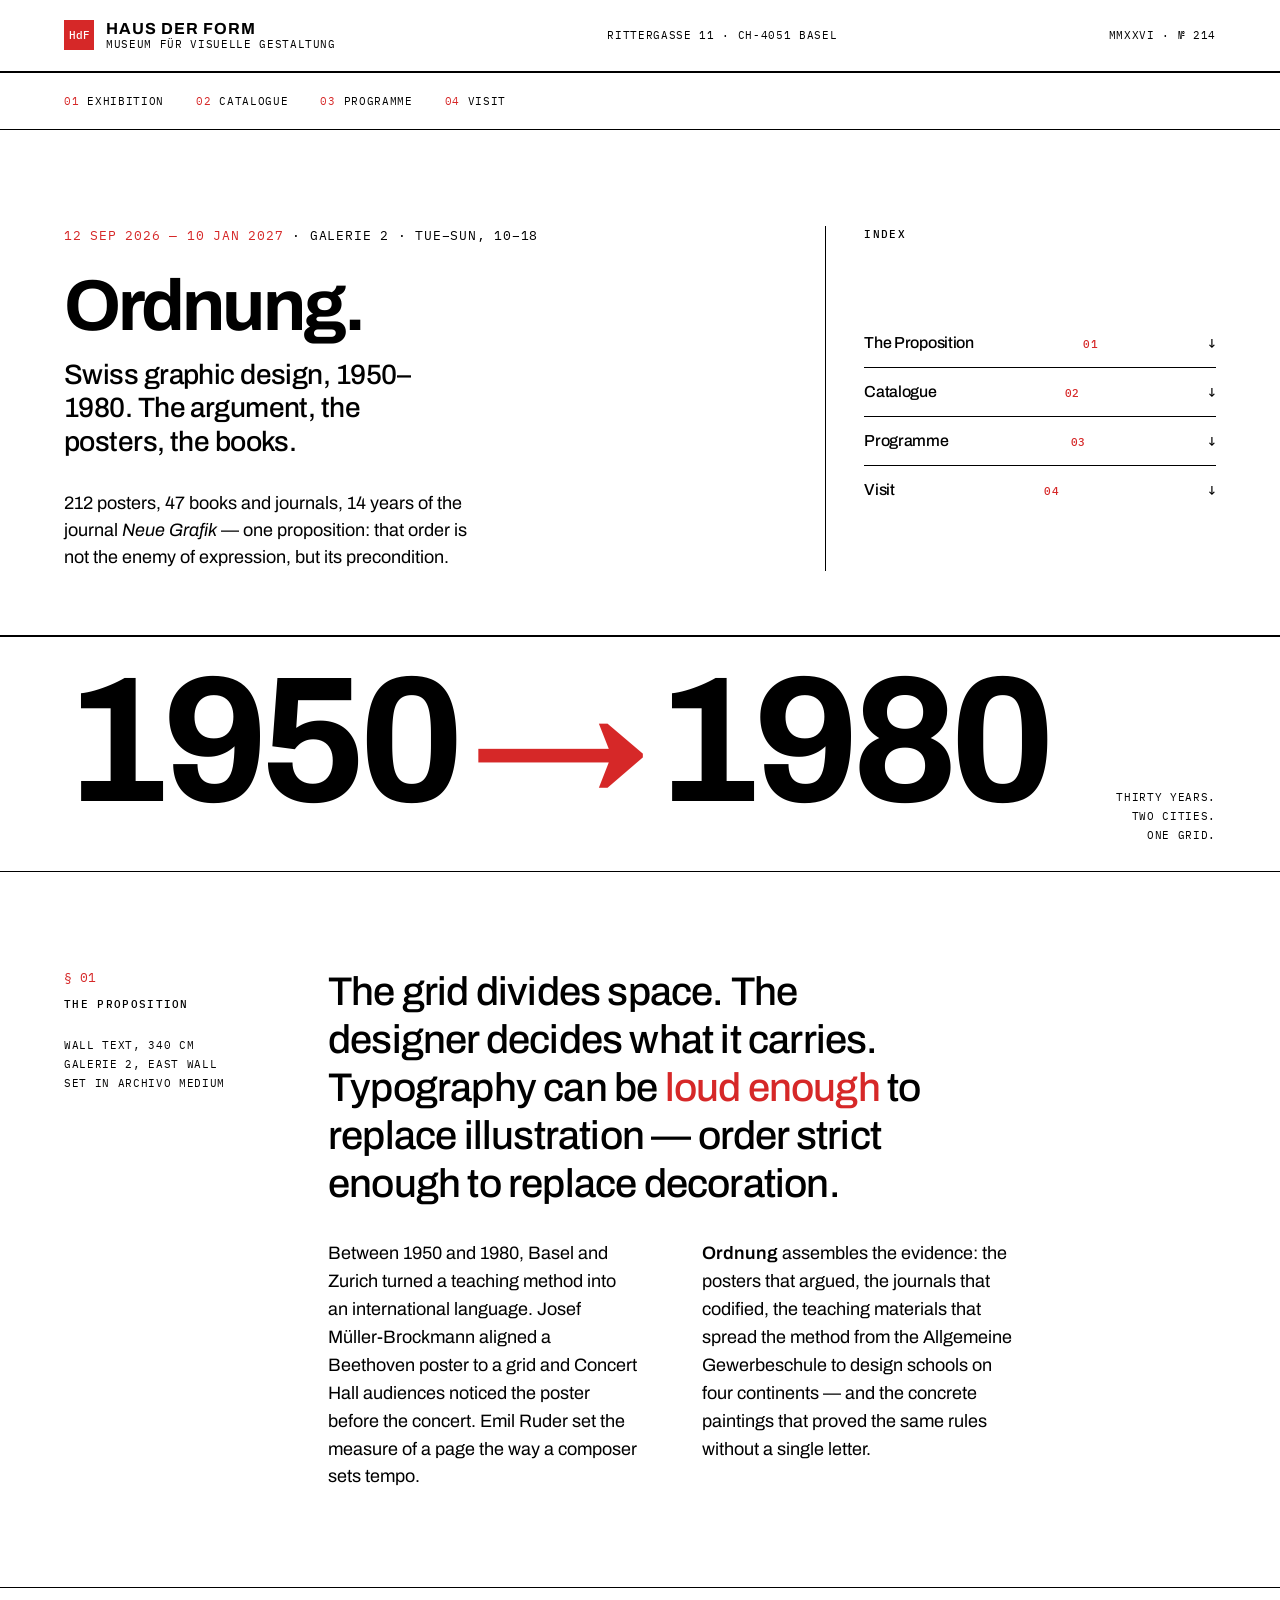
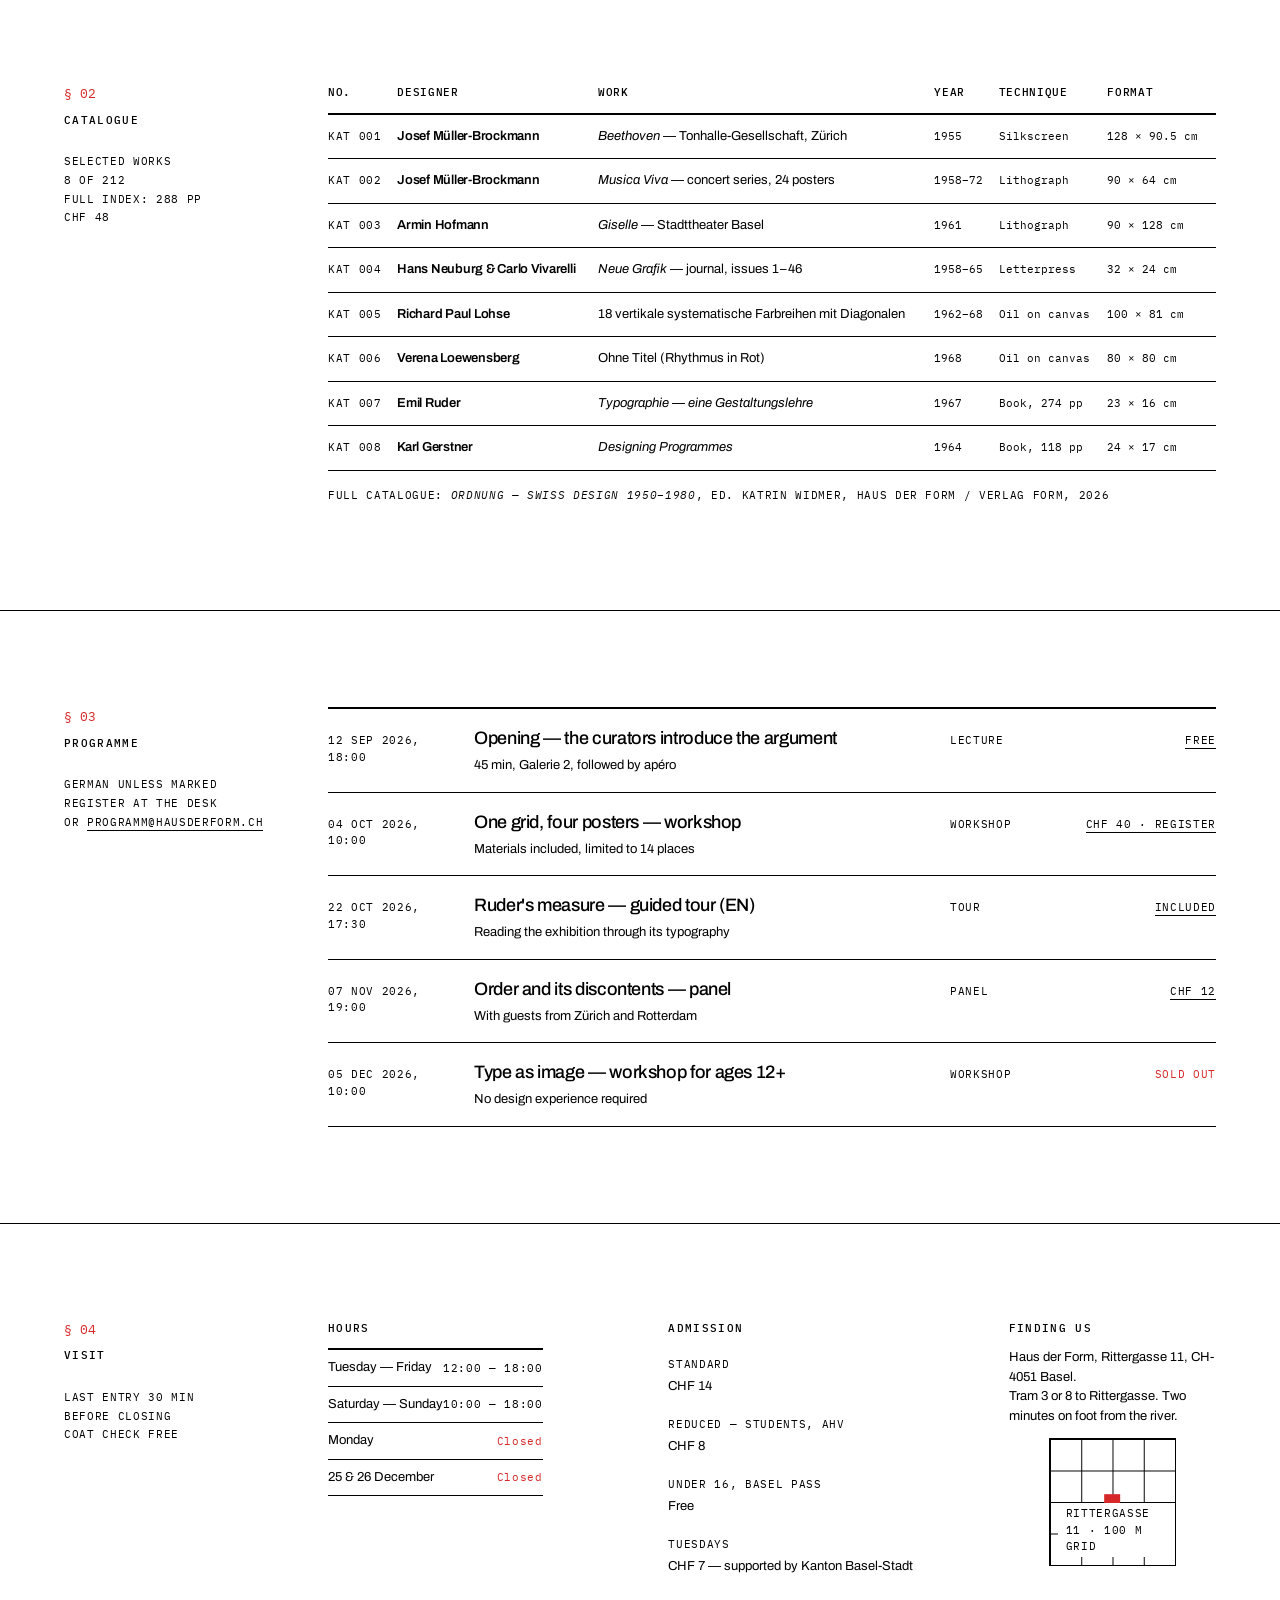
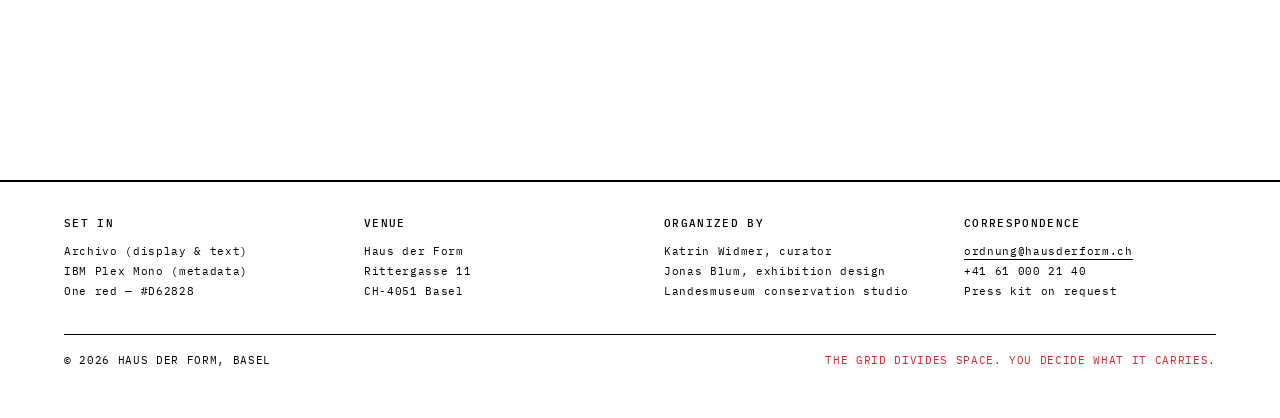
<file: .agent/skills/frontend-design-skills/examples/example-swiss.html>
<!doctype html>
<html lang="en">
<head>
  <meta charset="utf-8">
  <meta name="viewport" content="width=device-width, initial-scale=1">
  <title>Haus der Form — Ordnung: Swiss Design 1950–1980</title>
  <meta name="description" content="Ordnung — Swiss graphic design 1950–1980. 212 posters, 47 books, one argument. 12 September 2026 – 10 January 2027, Galerie 2, Haus der Form, Basel.">

  <link rel="preconnect" href="https://fonts.googleapis.com">
  <link rel="preconnect" href="https://fonts.gstatic.com" crossorigin>
  <link href="https://fonts.googleapis.com/css2?family=Archivo:wght@400;500;600;700&family=IBM+Plex+Mono:wght@400;500&display=swap" rel="stylesheet">

  <style>
    /* ============================================================
       HAUS DER FORM — Ordnung: Swiss Design 1950–1980
       Style: Swiss / International Typographic (aesthetics.md §3)
       Palette: white surface, pure black ink, one red accent
       Typography: Archivo (display + text) + IBM Plex Mono (meta)
       JavaScript: none — HTML and CSS only
       ============================================================ */

    :root {
      --surface: #FFFFFF;
      --ink: #000000;
      --accent: #D62828;

      --font-display: 'Archivo', 'Helvetica Neue', Helvetica, Arial, sans-serif;
      --font-text: 'Archivo', 'Helvetica Neue', Helvetica, Arial, sans-serif;
      --font-mono: 'IBM Plex Mono', ui-monospace, 'SF Mono', monospace;

      --text-xs: 0.6875rem;
      --text-sm: 0.8125rem;
      --text-base: 1rem;
      --text-md: 1.125rem;
      --text-lg: 1.375rem;
      --text-xl: 1.75rem;
      --text-2xl: 2.25rem;
      --text-3xl: 3rem;

      --lead-tight: 1.05;
      --lead-snug: 1.2;
      --lead-normal: 1.5;

      --track-tightest: -0.04em;
      --track-tight: -0.02em;
      --track-wide: 0.06em;
      --track-widest: 0.12em;

      --sp-1: 4px; --sp-2: 8px; --sp-3: 12px; --sp-4: 16px;
      --sp-5: 24px; --sp-6: 32px; --sp-7: 48px; --sp-8: 64px;
      --sp-9: 96px; --sp-10: 128px;

      --pad-inline: clamp(20px, 5vw, 64px);
      --rule: 1px solid var(--ink);
      --rule-strong: 2px solid var(--ink);
    }

    *, *::before, *::after { box-sizing: border-box; }

    html { -webkit-text-size-adjust: 100%; }

    body {
      margin: 0;
      font-family: var(--font-text);
      font-size: var(--text-base);
      line-height: var(--lead-normal);
      color: var(--ink);
      background: var(--surface);
      font-feature-settings: 'kern' 1, 'liga' 1;
      -webkit-font-smoothing: antialiased;
      -moz-osx-font-smoothing: grayscale;
      text-rendering: optimizeLegibility;
    }

    ::selection { background: var(--accent); color: var(--surface); }

    a {
      color: inherit;
      text-decoration: none;
      border-bottom: 1px solid var(--ink);
      padding-bottom: 1px;
      transition: border-color 120ms ease, color 120ms ease, background-color 120ms ease;
    }
    a:hover { color: var(--accent); border-color: var(--accent); }
    a:focus-visible {
      outline: 2px solid var(--accent);
      outline-offset: 3px;
      border-bottom-color: transparent;
    }

    .mono { font-family: var(--font-mono); }

    .sr-only {
      position: absolute; width: 1px; height: 1px; padding: 0;
      margin: -1px; overflow: hidden; clip: rect(0,0,0,0);
      white-space: nowrap; border: 0;
    }

    .skip-link {
      position: absolute; left: var(--sp-4); top: var(--sp-4);
      transform: translateY(-200%);
      background: var(--ink); color: var(--surface);
      padding: var(--sp-3) var(--sp-4);
      font-family: var(--font-mono); font-size: var(--text-xs);
      letter-spacing: var(--track-wide); text-transform: uppercase;
      border-bottom: 0; z-index: 10;
    }
    .skip-link:focus { transform: none; }
    .skip-link:focus-visible { outline: 2px solid var(--accent); outline-offset: 2px; }

    /* ----- Masthead --------------------------------------------------- */

    .topbar {
      display: grid;
      grid-template-columns: auto 1fr auto;
      gap: var(--sp-5);
      align-items: center;
      padding: var(--sp-4) var(--pad-inline);
      border-bottom: var(--rule-strong);
    }

    .brand {
      display: flex;
      align-items: center;
      gap: var(--sp-3);
      border-bottom: 0;
    }
    .brand:focus-visible { outline: 2px solid var(--accent); outline-offset: 3px; }

    .brand__mark {
      width: 30px; height: 30px;
      background: var(--accent);
      color: var(--surface);
      display: grid; place-items: center;
      font-family: var(--font-mono);
      font-size: var(--text-xs);
      font-weight: 500;
      letter-spacing: 0;
    }
    .brand__name {
      font-family: var(--font-display);
      font-size: var(--text-base);
      font-weight: 700;
      letter-spacing: var(--track-wide);
      text-transform: uppercase;
      line-height: 1.1;
    }
    .brand__sub {
      display: block;
      font-family: var(--font-mono);
      font-size: var(--text-xs);
      font-weight: 400;
      letter-spacing: var(--track-wide);
      text-transform: uppercase;
    }

    .topbar__place {
      font-family: var(--font-mono);
      font-size: var(--text-xs);
      letter-spacing: var(--track-wide);
      text-transform: uppercase;
      text-align: center;
    }

    .topbar__date {
      font-family: var(--font-mono);
      font-size: var(--text-xs);
      letter-spacing: var(--track-wide);
      text-transform: uppercase;
      text-align: right;
      font-variant-numeric: tabular-nums;
    }

    /* ----- Primary navigation ------------------------------------------ */

    .primary {
      display: flex;
      flex-wrap: wrap;
      gap: var(--sp-6);
      padding: var(--sp-3) var(--pad-inline);
      border-bottom: var(--rule);
    }
    .primary a {
      font-family: var(--font-mono);
      font-size: var(--text-xs);
      letter-spacing: var(--track-wide);
      text-transform: uppercase;
      border-bottom: 0;
      padding: var(--sp-2) 0;
    }
    .primary a span { color: var(--accent); margin-right: var(--sp-2); }
    .primary a:hover { color: var(--accent); }
    .primary a:focus-visible { outline-offset: -2px; }

    /* ----- Hero --------------------------------------------------------- */

    .hero {
      display: grid;
      grid-template-columns: minmax(0, 7fr) minmax(0, 4fr);
      column-gap: clamp(32px, 6vw, 96px);
      padding: var(--sp-9) var(--pad-inline) var(--sp-8);
      align-items: start;
    }

    .hero__meta {
      font-family: var(--font-mono);
      font-size: var(--text-sm);
      letter-spacing: var(--track-wide);
      text-transform: uppercase;
      margin: 0 0 var(--sp-5);
      font-variant-numeric: tabular-nums;
    }
    .hero__meta span { color: var(--accent); }

    .hero__title {
      font-family: var(--font-display);
      font-size: clamp(2.75rem, 6vw, 4.5rem);
      font-weight: 700;
      letter-spacing: var(--track-tightest);
      line-height: 1;
      margin: 0 0 var(--sp-4);
      max-width: 12ch;
    }

    .hero__sub {
      font-family: var(--font-display);
      font-size: clamp(1.25rem, 2.4vw, 1.75rem);
      font-weight: 500;
      letter-spacing: var(--track-tight);
      line-height: 1.2;
      margin: 0 0 var(--sp-6);
      max-width: 24ch;
    }

    .hero__lede {
      font-size: var(--text-md);
      line-height: 1.5;
      max-width: 42ch;
      margin: 0;
    }

    /* Index column */
    .hero__index {
      border-left: var(--rule);
      padding-left: clamp(24px, 3vw, 48px);
      display: grid;
      gap: var(--sp-2);
      align-self: stretch;
    }
    .hero__index h2 {
      font-family: var(--font-mono);
      font-size: var(--text-xs);
      font-weight: 500;
      letter-spacing: var(--track-widest);
      text-transform: uppercase;
      margin: 0 0 var(--sp-3);
    }
    .hero__index ol { list-style: none; margin: 0; padding: 0; }
    .hero__index li + li { border-top: var(--rule); }
    .hero__index a {
      display: flex;
      justify-content: space-between;
      align-items: baseline;
      gap: var(--sp-3);
      border-bottom: 0;
      padding: var(--sp-3) 0;
      font-size: var(--text-base);
      font-weight: 500;
      letter-spacing: var(--track-tight);
    }
    .hero__index a span {
      font-family: var(--font-mono);
      font-size: var(--text-xs);
      letter-spacing: var(--track-wide);
      color: var(--accent);
      font-variant-numeric: tabular-nums;
    }
    .hero__index a::after {
      content: '↓';
      font-family: var(--font-mono);
      font-size: var(--text-sm);
      color: var(--ink);
    }
    .hero__index a:hover { color: var(--accent); }
    .hero__index a:hover::after { color: var(--accent); }

    /* Giant numerals — type as image */
    .dates {
      border-top: var(--rule-strong);
      border-bottom: var(--rule);
      padding: var(--sp-5) var(--pad-inline) var(--sp-4);
      display: flex;
      align-items: baseline;
      justify-content: space-between;
      gap: var(--sp-5);
      overflow: hidden;
    }
    .dates__range {
      font-family: var(--font-display);
      font-size: clamp(3.5rem, 14vw, 12rem);
      font-weight: 700;
      letter-spacing: -0.05em;
      line-height: 0.9;
      white-space: nowrap;
      font-variant-numeric: tabular-nums;
    }
    .dates__range em {
      font-style: normal;
      color: var(--accent);
      font-weight: 500;
      padding: 0 0.08em;
    }
    .dates__cap {
      font-family: var(--font-mono);
      font-size: var(--text-xs);
      letter-spacing: var(--track-wide);
      text-transform: uppercase;
      text-align: right;
      line-height: 1.7;
      flex-shrink: 0;
    }

    /* ----- Sections (meta-column pattern) ------------------------------- */

    .section {
      display: grid;
      grid-template-columns: 200px minmax(0, 1fr);
      column-gap: clamp(32px, 5vw, 80px);
      padding: var(--sp-9) var(--pad-inline);
      border-top: var(--rule);
    }
    .section--first { border-top: 0; }

    .section__no {
      font-family: var(--font-mono);
      font-size: var(--text-sm);
      color: var(--accent);
      display: block;
      margin-bottom: var(--sp-2);
      font-variant-numeric: tabular-nums;
    }
    .section__label {
      font-family: var(--font-mono);
      font-size: var(--text-xs);
      font-weight: 500;
      letter-spacing: var(--track-widest);
      text-transform: uppercase;
      display: block;
    }
    .section__note {
      font-family: var(--font-mono);
      font-size: var(--text-xs);
      letter-spacing: var(--track-wide);
      text-transform: uppercase;
      margin-top: var(--sp-5);
      line-height: 1.7;
    }

    /* §01 statement */
    .statement {
      font-family: var(--font-display);
      font-size: clamp(1.5rem, 3.2vw, 2.5rem);
      font-weight: 500;
      letter-spacing: var(--track-tight);
      line-height: 1.2;
      max-width: 26ch;
      margin: 0 0 var(--sp-6);
    }
    .statement em {
      font-style: normal;
      color: var(--accent);
    }
    .statement-body {
      display: grid;
      grid-template-columns: repeat(2, minmax(0, 1fr));
      column-gap: clamp(32px, 5vw, 64px);
      max-width: 76ch;
    }
    .statement-body p {
      font-size: var(--text-md);
      line-height: 1.55;
      margin: 0;
    }
    .statement-body p + p { margin-top: 0; }
    .statement-body strong { font-weight: 600; }

    /* ----- §02 catalogue table ------------------------------------------ */

    .catalogue {
      width: 100%;
      border-collapse: collapse;
      font-size: var(--text-sm);
    }
    .catalogue caption { text-align: left; margin-bottom: 0; }
    .catalogue th {
      font-family: var(--font-mono);
      font-size: var(--text-xs);
      font-weight: 500;
      letter-spacing: var(--track-wide);
      text-transform: uppercase;
      text-align: left;
      padding: 0 var(--sp-3) var(--sp-3) 0;
      border-bottom: var(--rule-strong);
      white-space: nowrap;
    }
    .catalogue td {
      padding: var(--sp-3) var(--sp-3) var(--sp-3) 0;
      border-bottom: var(--rule);
      vertical-align: baseline;
      transition: background-color 120ms ease, color 120ms ease;
    }
    .catalogue .num {
      font-family: var(--font-mono);
      font-size: var(--text-xs);
      letter-spacing: var(--track-wide);
      white-space: nowrap;
    }
    .catalogue .designer { font-weight: 600; letter-spacing: var(--track-tight); white-space: nowrap; }
    .catalogue .work { min-width: 16ch; }
    .catalogue .work em { font-style: italic; }
    .catalogue .data {
      font-family: var(--font-mono);
      font-size: var(--text-xs);
      white-space: nowrap;
      font-variant-numeric: tabular-nums;
    }
    .catalogue tbody tr { transition: background-color 120ms ease, color 120ms ease; }
    .catalogue tbody tr:hover { background: var(--ink); color: var(--surface); }
    .catalogue tbody tr:hover .num { color: var(--accent); }
    .catalogue tbody tr:hover td { border-bottom-color: var(--ink); }
    .catalogue tbody tr:focus-within { background: var(--ink); color: var(--surface); }
    .catalogue tbody tr:focus-within .num { color: var(--accent); }
    .catalogue__foot {
      font-family: var(--font-mono);
      font-size: var(--text-xs);
      letter-spacing: var(--track-wide);
      text-transform: uppercase;
      margin-top: var(--sp-4);
    }

    /* ----- §03 programme ------------------------------------------------- */

    .programme { list-style: none; margin: 0; padding: 0; }
    .programme li {
      display: grid;
      grid-template-columns: 130px minmax(0, 1fr) 110px 140px;
      column-gap: var(--sp-4);
      align-items: baseline;
      padding: var(--sp-4) 0;
      border-bottom: var(--rule);
      transition: padding-left 140ms ease;
    }
    .programme li:first-child { border-top: var(--rule-strong); }
    .programme li:hover { padding-left: var(--sp-3); }
    .programme li:hover .programme__title { color: var(--accent); }

    .programme__date {
      font-family: var(--font-mono);
      font-size: var(--text-xs);
      letter-spacing: var(--track-wide);
      text-transform: uppercase;
      font-variant-numeric: tabular-nums;
    }
    .programme__title {
      font-size: var(--text-md);
      font-weight: 500;
      letter-spacing: var(--track-tight);
      transition: color 140ms ease;
    }
    .programme__title small {
      display: block;
      font-weight: 400;
      font-size: var(--text-sm);
      letter-spacing: 0;
      margin-top: var(--sp-1);
    }
    .programme__type {
      font-family: var(--font-mono);
      font-size: var(--text-xs);
      letter-spacing: var(--track-wide);
      text-transform: uppercase;
    }
    .programme__status {
      font-family: var(--font-mono);
      font-size: var(--text-xs);
      letter-spacing: var(--track-wide);
      text-transform: uppercase;
      text-align: right;
    }
    .programme__status--open a { color: var(--ink); }
    .programme__status--open a:hover { color: var(--accent); }
    .programme__status--sold { color: var(--accent); }

    /* ----- §04 visit ------------------------------------------------------ */

    .visit {
      display: grid;
      grid-template-columns: minmax(0, 4fr) minmax(0, 4fr) minmax(0, 3fr);
      column-gap: clamp(32px, 5vw, 64px);
    }

    .hours { border-collapse: collapse; font-size: var(--text-sm); }
    .hours td {
      padding: var(--sp-2) 0;
      border-bottom: var(--rule);
      font-variant-numeric: tabular-nums;
    }
    .hours td:last-child { text-align: right; font-family: var(--font-mono); font-size: var(--text-xs); letter-spacing: var(--track-wide); }
    .hours tr:first-child td { border-top: var(--rule-strong); }
    .hours .closed { color: var(--accent); }

    .visit h3 {
      font-family: var(--font-mono);
      font-size: var(--text-xs);
      font-weight: 500;
      letter-spacing: var(--track-widest);
      text-transform: uppercase;
      margin: 0 0 var(--sp-3);
    }
    .visit p { margin: 0 0 var(--sp-3); font-size: var(--text-sm); }
    .visit dl { margin: 0; font-size: var(--text-sm); }
    .visit dt {
      font-family: var(--font-mono);
      font-size: var(--text-xs);
      letter-spacing: var(--track-wide);
      text-transform: uppercase;
      padding-top: var(--sp-2);
    }
    .visit dd { margin: var(--sp-1) 0 var(--sp-3); font-variant-numeric: tabular-nums; }

    /* Map — CSS grid artifact */
    .map {
      aspect-ratio: 1 / 1;
      border: var(--rule);
      position: relative;
      background-image:
        linear-gradient(to right, var(--ink) 1px, transparent 1px),
        linear-gradient(to bottom, var(--ink) 1px, transparent 1px);
      background-size: 25% 25%;
      margin-top: var(--sp-2);
    }
    .map::before {
      content: '';
      position: absolute;
      left: 50%; top: 50%;
      width: 12.5%; aspect-ratio: 1 / 1;
      background: var(--accent);
      transform: translate(-50%, -50%);
    }
    .map figcaption {
      position: absolute;
      left: var(--sp-2); bottom: var(--sp-2);
      font-family: var(--font-mono);
      font-size: var(--text-xs);
      letter-spacing: var(--track-wide);
      text-transform: uppercase;
      background: var(--surface);
      padding: 2px var(--sp-2) 2px var(--sp-2);
    }

    /* ----- Colophon ------------------------------------------------------- */

    .colophon {
      border-top: var(--rule-strong);
      margin-top: var(--sp-9);
      padding: var(--sp-6) var(--pad-inline) var(--sp-7);
      display: grid;
      grid-template-columns: repeat(4, minmax(0, 1fr));
      column-gap: clamp(24px, 4vw, 48px);
      font-family: var(--font-mono);
      font-size: var(--text-xs);
      letter-spacing: var(--track-wide);
      line-height: 1.8;
    }
    .colophon h2 {
      font-family: var(--font-mono);
      font-size: var(--text-xs);
      font-weight: 500;
      letter-spacing: var(--track-widest);
      text-transform: uppercase;
      margin: 0 0 var(--sp-2);
    }
    .colophon p { margin: 0; }
    .colophon a { border-bottom-color: var(--ink); }
    .colophon__claim {
      grid-column: 1 / -1;
      margin-top: var(--sp-6);
      padding-top: var(--sp-4);
      border-top: var(--rule);
      display: flex;
      justify-content: space-between;
      gap: var(--sp-4);
      text-transform: uppercase;
    }
    .colophon__claim span:last-child { color: var(--accent); }

    /* ----- Responsive ------------------------------------------------------ */

    @media (max-width: 900px) {
      .hero { grid-template-columns: 1fr; }
      .hero__index {
        border-left: 0;
        padding-left: 0;
        border-top: var(--rule);
        padding-top: var(--sp-5);
      }
      .statement-body { grid-template-columns: 1fr; row-gap: var(--sp-4); }
      .visit { grid-template-columns: 1fr 1fr; }
      .visit__find { grid-column: 1 / -1; }
      .colophon { grid-template-columns: 1fr 1fr; row-gap: var(--sp-5); }
      .colophon__claim { grid-column: 1 / -1; }
    }

    @media (max-width: 720px) {
      .topbar { grid-template-columns: auto 1fr; }
      .topbar__date { display: none; }
      .section { grid-template-columns: 1fr; row-gap: var(--sp-5); }
      .section__note { margin-top: 0; }
      .dates__cap { display: none; }
      .dates { justify-content: flex-start; }
      .statement-body { max-width: 100%; }
      .visit { grid-template-columns: 1fr; }
      .colophon { grid-template-columns: 1fr; }

      .catalogue th:nth-child(5),
      .catalogue td:nth-child(5),
      .catalogue th:nth-child(6),
      .catalogue td:nth-child(6) { display: none; }

      .programme li { grid-template-columns: 1fr auto; row-gap: var(--sp-1); }
      .programme__date { grid-column: 1 / -1; }
      .programme__type { display: none; }
      .programme__status { text-align: left; grid-column: 2; grid-row: 2; }
    }

    @media (prefers-reduced-motion: reduce) {
      *, *::before, *::after {
        animation-duration: 0.01ms !important;
        transition-duration: 0.01ms !important;
        scroll-behavior: auto !important;
      }
    }
  </style>
</head>
<body>

  <a class="skip-link" href="#main">Skip to content</a>

  <!-- ====== MASTHEAD ============================================ -->
  <header role="banner">
    <div class="topbar">
      <a class="brand" href="#main" aria-label="Haus der Form — home">
        <span class="brand__mark" aria-hidden="true">HdF</span>
        <span class="brand__name">Haus der Form
          <span class="brand__sub">Museum für visuelle Gestaltung</span>
        </span>
      </a>
      <p class="topbar__place">Rittergasse 11 · CH-4051 Basel</p>
      <p class="topbar__date">MMXXVI · № 214</p>
    </div>

    <nav class="primary" aria-label="Primary">
      <a href="#exhibition"><span>01</span>Exhibition</a>
      <a href="#catalogue"><span>02</span>Catalogue</a>
      <a href="#programme"><span>03</span>Programme</a>
      <a href="#visit"><span>04</span>Visit</a>
    </nav>
  </header>

  <main id="main">

    <!-- ====== HERO ================================================ -->
    <section class="hero" aria-label="Ordnung — exhibition introduction">
      <div>
        <p class="hero__meta">
          <span>12 Sep 2026 — 10 Jan 2027</span> · Galerie 2 · Tue–Sun, 10–18
        </p>
        <h1 class="hero__title">Ordnung.</h1>
        <p class="hero__sub">
          Swiss graphic design, 1950–1980. The argument, the posters, the books.
        </p>
        <p class="hero__lede">
          212 posters, 47 books and journals, 14 years of the journal
          <em>Neue Grafik</em> — one proposition: that order is not the
          enemy of expression, but its precondition.
        </p>
      </div>

      <div class="hero__index">
        <h2>Index</h2>
        <ol>
          <li>
            <a href="#exhibition">The Proposition <span>01</span></a>
          </li>
          <li>
            <a href="#catalogue">Catalogue <span>02</span></a>
          </li>
          <li>
            <a href="#programme">Programme <span>03</span></a>
          </li>
          <li>
            <a href="#visit">Visit <span>04</span></a>
          </li>
        </ol>
      </div>
    </section>

    <!-- ====== GIANT DATES — type as image ========================== -->
    <div class="dates" role="img" aria-label="Exhibition period: 1950 to 1980">
      <p class="dates__range" aria-hidden="true" style="margin:0">1950<em>→</em>1980</p>
      <p class="dates__cap" aria-hidden="true">
        Thirty years.<br>
        Two cities.<br>
        One grid.
      </p>
    </div>

    <!-- ====== §01 THE PROPOSITION ================================= -->
    <section class="section section--first" id="exhibition" aria-labelledby="exhibition-heading">
      <div class="section__head">
        <span class="section__no">§ 01</span>
        <span class="section__label" id="exhibition-heading">The Proposition</span>
        <p class="section__note">
          Wall text, 340 cm<br>
          Galerie 2, east wall<br>
          Set in Archivo Medium
        </p>
      </div>
      <div>
        <p class="statement">
          The grid divides space. The designer decides what it
          carries. Typography can be <em>loud enough</em> to replace
          illustration — order strict enough to replace decoration.
        </p>
        <div class="statement-body">
          <p>
            Between 1950 and 1980, Basel and Zurich turned a teaching
            method into an international language. Josef Müller-Brockmann
            aligned a Beethoven poster to a grid and Concert Hall
            audiences noticed the poster before the concert. Emil Ruder
            set the measure of a page the way a composer sets tempo.
          </p>
          <p>
            <strong>Ordnung</strong> assembles the evidence: the posters
            that argued, the journals that codified, the teaching
            materials that spread the method from the Allgemeine
            Gewerbeschule to design schools on four continents — and the
            concrete paintings that proved the same rules without a
            single letter.
          </p>
        </div>
      </div>
    </section>

    <!-- ====== §02 CATALOGUE ======================================= -->
    <section class="section" id="catalogue" aria-labelledby="catalogue-heading">
      <div class="section__head">
        <span class="section__no">§ 02</span>
        <span class="section__label" id="catalogue-heading">Catalogue</span>
        <p class="section__note">
          Selected works<br>
          8 of 212<br>
          Full index: 288 pp<br>
          CHF 48
        </p>
      </div>
      <div>
        <table class="catalogue">
          <caption class="sr-only">Selected works from the exhibition catalogue</caption>
          <thead>
            <tr>
              <th scope="col">No.</th>
              <th scope="col">Designer</th>
              <th scope="col">Work</th>
              <th scope="col">Year</th>
              <th scope="col">Technique</th>
              <th scope="col">Format</th>
            </tr>
          </thead>
          <tbody>
            <tr>
              <td class="num">KAT 001</td>
              <td class="designer">Josef Müller-Brockmann</td>
              <td class="work"><em>Beethoven</em> — Tonhalle-Gesellschaft, Zürich</td>
              <td class="data">1955</td>
              <td class="data">Silkscreen</td>
              <td class="data">128 × 90.5 cm</td>
            </tr>
            <tr>
              <td class="num">KAT 002</td>
              <td class="designer">Josef Müller-Brockmann</td>
              <td class="work"><em>Musica Viva</em> — concert series, 24 posters</td>
              <td class="data">1958–72</td>
              <td class="data">Lithograph</td>
              <td class="data">90 × 64 cm</td>
            </tr>
            <tr>
              <td class="num">KAT 003</td>
              <td class="designer">Armin Hofmann</td>
              <td class="work"><em>Giselle</em> — Stadttheater Basel</td>
              <td class="data">1961</td>
              <td class="data">Lithograph</td>
              <td class="data">90 × 128 cm</td>
            </tr>
            <tr>
              <td class="num">KAT 004</td>
              <td class="designer">Hans Neuburg &amp; Carlo Vivarelli</td>
              <td class="work"><em>Neue Grafik</em> — journal, issues 1–46</td>
              <td class="data">1958–65</td>
              <td class="data">Letterpress</td>
              <td class="data">32 × 24 cm</td>
            </tr>
            <tr>
              <td class="num">KAT 005</td>
              <td class="designer">Richard Paul Lohse</td>
              <td class="work">18 vertikale systematische Farbreihen mit Diagonalen</td>
              <td class="data">1962–68</td>
              <td class="data">Oil on canvas</td>
              <td class="data">100 × 81 cm</td>
            </tr>
            <tr>
              <td class="num">KAT 006</td>
              <td class="designer">Verena Loewensberg</td>
              <td class="work">Ohne Titel (Rhythmus in Rot)</td>
              <td class="data">1968</td>
              <td class="data">Oil on canvas</td>
              <td class="data">80 × 80 cm</td>
            </tr>
            <tr>
              <td class="num">KAT 007</td>
              <td class="designer">Emil Ruder</td>
              <td class="work"><em>Typographie — eine Gestaltungslehre</em></td>
              <td class="data">1967</td>
              <td class="data">Book, 274 pp</td>
              <td class="data">23 × 16 cm</td>
            </tr>
            <tr>
              <td class="num">KAT 008</td>
              <td class="designer">Karl Gerstner</td>
              <td class="work"><em>Designing Programmes</em></td>
              <td class="data">1964</td>
              <td class="data">Book, 118 pp</td>
              <td class="data">24 × 17 cm</td>
            </tr>
          </tbody>
        </table>
        <p class="catalogue__foot">
          Full catalogue: <em>Ordnung — Swiss Design 1950–1980</em>, ed. Katrin Widmer, Haus der Form / Verlag Form, 2026
        </p>
      </div>
    </section>

    <!-- ====== §03 PROGRAMME ======================================= -->
    <section class="section" id="programme" aria-labelledby="programme-heading">
      <div class="section__head">
        <span class="section__no">§ 03</span>
        <span class="section__label" id="programme-heading">Programme</span>
        <p class="section__note">
          German unless marked<br>
          Register at the desk<br>
          or <a href="mailto:programm@hausderform.ch">programm@hausderform.ch</a>
        </p>
      </div>

      <ul class="programme">
        <li>
          <span class="programme__date">12 Sep 2026, 18:00</span>
          <span class="programme__title">
            Opening — the curators introduce the argument
            <small>45 min, Galerie 2, followed by apéro</small>
          </span>
          <span class="programme__type">Lecture</span>
          <span class="programme__status programme__status--open"><a href="#visit">Free</a></span>
        </li>
        <li>
          <span class="programme__date">04 Oct 2026, 10:00</span>
          <span class="programme__title">
            One grid, four posters — workshop
            <small>Materials included, limited to 14 places</small>
          </span>
          <span class="programme__type">Workshop</span>
          <span class="programme__status programme__status--open"><a href="#visit">CHF 40 · Register</a></span>
        </li>
        <li>
          <span class="programme__date">22 Oct 2026, 17:30</span>
          <span class="programme__title">
            Ruder's measure — guided tour (EN)
            <small>Reading the exhibition through its typography</small>
          </span>
          <span class="programme__type">Tour</span>
          <span class="programme__status programme__status--open"><a href="#visit">Included</a></span>
        </li>
        <li>
          <span class="programme__date">07 Nov 2026, 19:00</span>
          <span class="programme__title">
            Order and its discontents — panel
            <small>With guests from Zürich and Rotterdam</small>
          </span>
          <span class="programme__type">Panel</span>
          <span class="programme__status programme__status--open"><a href="#visit">CHF 12</a></span>
        </li>
        <li>
          <span class="programme__date">05 Dec 2026, 10:00</span>
          <span class="programme__title">
            Type as image — workshop for ages 12+
            <small>No design experience required</small>
          </span>
          <span class="programme__type">Workshop</span>
          <span class="programme__status programme__status--sold">Sold out</span>
        </li>
      </ul>
    </section>

    <!-- ====== §04 VISIT ============================================ -->
    <section class="section" id="visit" aria-labelledby="visit-heading">
      <div class="section__head">
        <span class="section__no">§ 04</span>
        <span class="section__label" id="visit-heading">Visit</span>
        <p class="section__note">
          Last entry 30 min<br>
          before closing<br>
          Coat check free
        </p>
      </div>

      <div class="visit">
        <div>
          <h3>Hours</h3>
          <table class="hours">
            <caption class="sr-only">Opening hours</caption>
            <tbody>
              <tr><td>Tuesday — Friday</td><td>12:00 — 18:00</td></tr>
              <tr><td>Saturday — Sunday</td><td>10:00 — 18:00</td></tr>
              <tr><td>Monday</td><td class="closed">Closed</td></tr>
              <tr><td>25 &amp; 26 December</td><td class="closed">Closed</td></tr>
            </tbody>
          </table>
        </div>

        <div>
          <h3>Admission</h3>
          <dl>
            <dt>Standard</dt>
            <dd>CHF 14</dd>
            <dt>Reduced — students, AHV</dt>
            <dd>CHF 8</dd>
            <dt>Under 16, Basel pass</dt>
            <dd>Free</dd>
            <dt>Tuesdays</dt>
            <dd>CHF 7 — supported by Kanton Basel-Stadt</dd>
          </dl>
        </div>

        <div class="visit__find">
          <h3>Finding us</h3>
          <p>
            Haus der Form, Rittergasse 11, CH-4051 Basel.<br>
            Tram 3 or 8 to Rittergasse. Two minutes on foot from the river.
          </p>
          <figure class="map" aria-hidden="true">
            <figcaption>Rittergasse 11 · 100 m grid</figcaption>
          </figure>
        </div>
      </div>
    </section>

  </main>

  <!-- ====== COLOPHON ============================================== -->
  <footer class="colophon" role="contentinfo">
    <div>
      <h2>Set in</h2>
      <p>
        Archivo (display &amp; text)<br>
        IBM Plex Mono (metadata)<br>
        One red — #D62828
      </p>
    </div>
    <div>
      <h2>Venue</h2>
      <p>
        Haus der Form<br>
        Rittergasse 11<br>
        CH-4051 Basel
      </p>
    </div>
    <div>
      <h2>Organized by</h2>
      <p>
        Katrin Widmer, curator<br>
        Jonas Blum, exhibition design<br>
        Landesmuseum conservation studio
      </p>
    </div>
    <div>
      <h2>Correspondence</h2>
      <p>
        <a href="mailto:ordnung@hausderform.ch">ordnung@hausderform.ch</a><br>
        +41 61 000 21 40<br>
        Press kit on request
      </p>
    </div>
    <div class="colophon__claim">
      <span>© 2026 Haus der Form, Basel</span>
      <span>The grid divides space. You decide what it carries.</span>
    </div>
  </footer>

</body>
</html>
</file>
<file: preview/assets/admin.css>
/* ============================================================================
   PREVIEW — «Liquid Glass» админ-панель. Статический HTML5 + CSS3, без сборки.
   Секции 1–13 — копия src/app/admin/ui.css один в один. Секция 14 — только для превью.
   ========================================================================= */

/* ============================================================================
   Admin UI — «Liquid Glass», пастельная палитра, светлая + тёмная тема.
   Подключается из src/app/admin/layout.tsx: import "./ui.css";

   Как это работает: все цвета берутся из CSS-переменных (--*), которые
   переконфигурируются в зависимости от темы. Поэтому внутри классов нет ни
   одного dark:-модификатора — рассинхрон тем физически невозможен.

   Классы написаны на var(...), а не на tailwind-утилитах, чтобы выглядеть
   одинаково и в Tailwind v3, и в v4, и вообще без Tailwind.
   ========================================================================= */

/* ---------------------------------------------------------------------------
   1. Токены светлой темы (по умолчанию). Пастель: приглушённые хрома, высокий
   lightness, холодный серо-голубой нейтральный вместо плоского серого.
--------------------------------------------------------------------------- */
:root {
  color-scheme: light;
  --surface: #eef0f8;            /* фон страницы */
  --surface-2: #e6e9f4;          /* утопленные поля, header таблиц */
  --scrim: rgba(238, 240, 248, 0.72);

  --glass: rgba(255, 255, 255, 0.62);
  --glass-raised: rgba(255, 255, 255, 0.78);
  --glass-input: rgba(255, 255, 255, 0.55);
  --glass-hover: rgba(255, 255, 255, 0.86);
  --glass-active: rgba(255, 255, 255, 0.94);

  --hairline: rgba(96, 112, 150, 0.16);
  --hairline-strong: rgba(96, 112, 150, 0.3);

  --ink: #232a3d;                /* основной текст */
  --ink-muted: #5c6782;          /* вторичный */
  --ink-subtle: #8b95ad;         /* третичный, placeholder */
  --on-accent: #ffffff;

  /* Акцент — пастельный индиго. Единственный «громкий» цвет в интерфейсе. */
  --accent: #7f8ce0;
  --accent-strong: #6573d6;
  --accent-soft: rgba(127, 140, 224, 0.14);
  --accent-ring: rgba(127, 140, 224, 0.35);

  /* Семантика состояний (пастель) */
  --good: #5aa883;
  --good-soft: rgba(90, 168, 131, 0.16);
  --warn: #c1953f;
  --warn-soft: rgba(193, 149, 63, 0.18);
  --bad: #cd6f77;
  --bad-soft: rgba(205, 111, 119, 0.16);

  /* Декоративные пятна под стеклом (без purple-blue градиента) */
  --blob-a: rgba(168, 196, 240, 0.5);
  --blob-b: rgba(232, 200, 222, 0.42);
  --blob-c: rgba(186, 224, 208, 0.36);

  --shadow-sm: 0 1px 2px rgba(35, 42, 61, 0.05);
  --shadow-md: 0 12px 32px -12px rgba(35, 42, 61, 0.22), 0 2px 6px rgba(35, 42, 61, 0.05);
  --shadow-lg: 0 24px 60px -20px rgba(35, 42, 61, 0.28), 0 2px 8px rgba(35, 42, 61, 0.06);

  --r-xs: 6px;
  --r-sm: 10px;
  --r-md: 14px;
  --r-lg: 20px;
  --r-pill: 999px;

  --blur: 18px;
  --font-ui: ui-sans-serif, system-ui, -apple-system, "Segoe UI", Roboto, "Helvetica Neue", Arial, sans-serif;
  --font-mono: ui-monospace, SFMono-Regular, "SF Mono", Menlo, Consolas, monospace;
}

/* ---------------------------------------------------------------------------
   2. Тёмная тема.
   Класс .dark на <html> — то же имя, что использовал прежний `dark:` префикс
   Tailwind, поэтому старый ThemeToggle продолжает работать без изменений.
   Плюс авто-режим по prefers-color-scheme, если класс не проставлен.
--------------------------------------------------------------------------- */
.dark {
  --surface: #14171f;
  --surface-2: #1b1f2a;
  --scrim: rgba(20, 23, 31, 0.72);

  --glass: rgba(44, 50, 66, 0.58);
  --glass-raised: rgba(52, 58, 76, 0.68);
  --glass-input: rgba(32, 37, 50, 0.6);
  --glass-hover: rgba(64, 71, 92, 0.72);
  --glass-active: rgba(74, 82, 104, 0.78);

  --hairline: rgba(178, 190, 220, 0.14);
  --hairline-strong: rgba(178, 190, 220, 0.26);

  --ink: #e8ebf4;
  --ink-muted: #a9b2c6;
  --ink-subtle: #78829a;
  --on-accent: #171a24;

  --accent: #a3aef3;
  --accent-strong: #bcc4ff;
  --accent-soft: rgba(163, 174, 243, 0.16);
  --accent-ring: rgba(163, 174, 243, 0.45);

  --good: #7fc9a4;
  --good-soft: rgba(127, 201, 164, 0.15);
  --warn: #dfbf76;
  --warn-soft: rgba(223, 191, 118, 0.15);
  --bad: #e8939a;
  --bad-soft: rgba(232, 147, 154, 0.15);

  --blob-a: rgba(86, 112, 178, 0.34);
  --blob-b: rgba(150, 96, 140, 0.26);
  --blob-c: rgba(84, 148, 128, 0.22);

  --shadow-sm: 0 1px 2px rgba(0, 0, 0, 0.3);
  --shadow-md: 0 14px 34px -12px rgba(0, 0, 0, 0.55), 0 2px 6px rgba(0, 0, 0, 0.3);
  --shadow-lg: 0 26px 64px -22px rgba(0, 0, 0, 0.6), 0 2px 8px rgba(0, 0, 0, 0.35);
}

@media (prefers-color-scheme: dark) {
  :root:not(.light):not(.dark) {
    color-scheme: dark;
    --surface: #14171f;
    --surface-2: #1b1f2a;
    --scrim: rgba(20, 23, 31, 0.72);
    --glass: rgba(44, 50, 66, 0.58);
    --glass-raised: rgba(52, 58, 76, 0.68);
    --glass-input: rgba(32, 37, 50, 0.6);
    --glass-hover: rgba(64, 71, 92, 0.72);
    --glass-active: rgba(74, 82, 104, 0.78);
    --hairline: rgba(178, 190, 220, 0.14);
    --hairline-strong: rgba(178, 190, 220, 0.26);
    --ink: #e8ebf4;
    --ink-muted: #a9b2c6;
    --ink-subtle: #78829a;
    --on-accent: #171a24;
    --accent: #a3aef3;
    --accent-strong: #bcc4ff;
    --accent-soft: rgba(163, 174, 243, 0.16);
    --accent-ring: rgba(163, 174, 243, 0.45);
    --good: #7fc9a4;
    --good-soft: rgba(127, 201, 164, 0.15);
    --warn: #dfbf76;
    --warn-soft: rgba(223, 191, 118, 0.15);
    --bad: #e8939a;
    --bad-soft: rgba(232, 147, 154, 0.15);
    --blob-a: rgba(86, 112, 178, 0.34);
    --blob-b: rgba(150, 96, 140, 0.26);
    --blob-c: rgba(84, 148, 128, 0.22);
    --shadow-sm: 0 1px 2px rgba(0, 0, 0, 0.3);
    --shadow-md: 0 14px 34px -12px rgba(0, 0, 0, 0.55), 0 2px 6px rgba(0, 0, 0, 0.3);
    --shadow-lg: 0 26px 64px -22px rgba(0, 0, 0, 0.6), 0 2px 8px rgba(0, 0, 0, 0.35);
  }
}

/* ---------------------------------------------------------------------------
   3. Каркас страницы
--------------------------------------------------------------------------- */
.ad-root {
  position: relative;
  min-height: 100vh;
  font-family: var(--font-ui);
  color: var(--ink);
  background-color: var(--surface);
  background-image:
    radial-gradient(900px circle at 8% -10%, var(--blob-a), transparent 60%),
    radial-gradient(760px circle at 92% 4%, var(--blob-b), transparent 58%),
    radial-gradient(820px circle at 50% 108%, var(--blob-c), transparent 60%);
  background-attachment: fixed;
  transition: color 0.2s ease, background-color 0.2s ease;
  -webkit-font-smoothing: antialiased;
}

/* Зернистость: стекло без текстуры выглядит пластиковым */
.ad-root::before {
  content: "";
  position: fixed;
  inset: 0;
  z-index: 0;
  pointer-events: none;
  opacity: 0.35;
  mix-blend-mode: soft-light;
  background-image: url("data:image/svg+xml,%3Csvg xmlns='http://www.w3.org/2000/svg' width='140' height='140'%3E%3Cfilter id='n'%3E%3CfeTurbulence type='fractalNoise' baseFrequency='0.85' numOctaves='3' stitchTiles='stitch'/%3E%3C/filter%3E%3Crect width='140' height='140' filter='url(%23n)' opacity='0.5'/%3E%3C/svg%3E");
}

.ad-main {
  position: relative;
  z-index: 1;
  max-width: 1120px;
  margin: 0 auto;
  padding: 28px 24px 64px;
}

.ad-stack { display: flex; flex-direction: column; gap: 24px; }
.ad-row { display: flex; flex-wrap: wrap; align-items: center; justify-content: space-between; gap: 16px; }

/* ---------------------------------------------------------------------------
   4. Стеклянная шапка + навигация
--------------------------------------------------------------------------- */
.ad-header {
  position: sticky;
  top: 0;
  z-index: 50;
  background: var(--scrim);
  -webkit-backdrop-filter: saturate(180%) blur(var(--blur));
  backdrop-filter: saturate(180%) blur(var(--blur));
  border-bottom: 1px solid var(--hairline);
}

.ad-header-in {
  max-width: 1120px;
  margin: 0 auto;
  padding: 10px 24px;
  display: flex;
  flex-wrap: wrap;
  align-items: center;
  justify-content: space-between;
  gap: 12px 20px;
}

.ad-brand {
  display: inline-flex;
  align-items: center;
  gap: 10px;
  font-weight: 650;
  font-size: 15px;
  letter-spacing: -0.01em;
  color: var(--ink);
  text-decoration: none;
  min-height: 40px;
}

.ad-brand-mark {
  display: grid;
  place-items: center;
  width: 32px;
  height: 32px;
  border-radius: var(--r-sm);
  color: var(--on-accent);
  background: var(--accent);
  box-shadow: var(--shadow-sm), inset 0 1px 0 rgba(255, 255, 255, 0.35);
}

.ad-nav { display: flex; flex-wrap: wrap; align-items: center; gap: 4px; }

.ad-navlink {
  position: relative;
  display: inline-flex;
  align-items: center;
  padding: 8px 14px;
  min-height: 40px;
  border-radius: var(--r-pill);
  font-size: 14px;
  line-height: 1;
  color: var(--ink-muted);
  text-decoration: none;
  transition: color 0.16s ease, background-color 0.16s ease;
}

.ad-navlink:hover { color: var(--ink); background: var(--glass-hover); }

.ad-navlink[data-active="true"] {
  color: var(--ink);
  background: var(--glass-raised);
  box-shadow: var(--shadow-sm), inset 0 0 0 1px var(--hairline);
  font-weight: 600;
}

/* accent underline — активный раздел видно сразу (product-ui §1 Sidebar) */
.ad-navlink[data-active="true"]::after {
  content: "";
  position: absolute;
  left: 14px;
  bottom: 4px;
  width: 14px;
  height: 2px;
  border-radius: var(--r-pill);
  background: var(--accent);
}

.ad-header-end { display: flex; align-items: center; gap: 10px; }

.ad-back {
  display: inline-flex;
  align-items: center;
  gap: 6px;
  min-height: 40px;
  padding: 0 12px;
  border-radius: var(--r-pill);
  font-size: 13px;
  color: var(--ink-muted);
  text-decoration: none;
  border: 1px solid var(--hairline);
  transition: color 0.16s ease, background-color 0.16s ease, border-color 0.16s ease;
}
.ad-back:hover { color: var(--ink); background: var(--glass-hover); border-color: var(--hairline-strong); }

/* ---------------------------------------------------------------------------
   5. Панели / карточки
--------------------------------------------------------------------------- */
.ad-panel {
  position: relative;
  border-radius: var(--r-lg);
  background: var(--glass);
  border: 1px solid var(--hairline);
  -webkit-backdrop-filter: blur(var(--blur)) saturate(160%);
  backdrop-filter: blur(var(--blur)) saturate(160%);
  box-shadow: var(--shadow-md), inset 0 1px 0 rgba(255, 255, 255, 0.28);
  overflow: hidden;
}

.dark .ad-panel { box-shadow: var(--shadow-md), inset 0 1px 0 rgba(255, 255, 255, 0.07); }

.ad-panel-pad { padding: 22px; }

.ad-panel-head {
  display: flex;
  flex-wrap: wrap;
  align-items: center;
  justify-content: space-between;
  gap: 12px;
  padding: 18px 22px;
  border-bottom: 1px solid var(--hairline);
}

.ad-h1 { font-size: 26px; font-weight: 680; letter-spacing: -0.02em; line-height: 1.2; margin: 0; }
.ad-h2 { font-size: 15px; font-weight: 640; letter-spacing: -0.01em; margin: 0; }
.ad-sub { font-size: 13px; color: var(--ink-muted); margin: 4px 0 0; }

.ad-grid-stats {
  display: grid;
  grid-template-columns: repeat(auto-fit, minmax(180px, 1fr));
  gap: 14px;
}

.ad-stat { padding: 16px 18px; }
.ad-stat-label {
  font-size: 11px;
  font-weight: 600;
  letter-spacing: 0.06em;
  text-transform: uppercase;
  color: var(--ink-subtle);
}
.ad-stat-value {
  margin-top: 8px;
  font-size: 24px;
  font-weight: 680;
  letter-spacing: -0.02em;
  font-variant-numeric: tabular-nums;
  font-feature-settings: "tnum" 1;
}
.ad-stat--alert .ad-stat-value { color: var(--warn); }

.ad-cols-2 { display: grid; grid-template-columns: repeat(auto-fit, minmax(320px, 1fr)); gap: 20px; }

/* ---------------------------------------------------------------------------
   6. Кнопки (default / hover / focus-visible / active / disabled)
--------------------------------------------------------------------------- */
.ad-btn {
  display: inline-flex;
  align-items: center;
  justify-content: center;
  gap: 8px;
  min-height: 40px;
  padding: 0 16px;
  border-radius: var(--r-sm);
  border: 1px solid var(--hairline);
  background: var(--glass-raised);
  color: var(--ink);
  font: inherit;
  font-size: 14px;
  font-weight: 550;
  line-height: 1;
  cursor: pointer;
  text-decoration: none;
  white-space: nowrap;
  box-shadow: var(--shadow-sm), inset 0 1px 0 rgba(255, 255, 255, 0.3);
  transition: background-color 0.16s ease, border-color 0.16s ease, color 0.16s ease,
    box-shadow 0.16s ease, transform 0.1s ease;
}
.dark .ad-btn { box-shadow: var(--shadow-sm), inset 0 1px 0 rgba(255, 255, 255, 0.07); }

.ad-btn:hover { background: var(--glass-hover); border-color: var(--hairline-strong); }
.ad-btn:active { transform: translateY(1px); background: var(--glass-active); }
.ad-btn:focus-visible { outline: 2px solid var(--accent); outline-offset: 2px; }
.ad-btn:disabled,
.ad-btn[aria-disabled="true"] { opacity: 0.55; cursor: not-allowed; transform: none; }

.ad-btn-primary {
  background: var(--accent);
  border-color: transparent;
  color: var(--on-accent);
  box-shadow: var(--shadow-sm), inset 0 1px 0 rgba(255, 255, 255, 0.28);
}
.ad-btn-primary:hover { background: var(--accent-strong); border-color: transparent; }

.ad-btn-ghost { background: transparent; border-color: transparent; box-shadow: none; color: var(--ink-muted); }
.ad-btn-ghost:hover { background: var(--glass-hover); color: var(--ink); border-color: transparent; }

.ad-btn-danger { background: var(--bad-soft); border-color: transparent; color: var(--bad); box-shadow: none; }
.ad-btn-danger:hover { background: var(--bad); border-color: transparent; color: var(--on-accent); }

.ad-btn-good { background: var(--good); border-color: transparent; color: var(--on-accent); }
.ad-btn-good:hover { filter: brightness(1.06); background: var(--good); }

.ad-btn-warn { background: var(--warn-soft); border-color: transparent; color: var(--warn); box-shadow: none; }
.ad-btn-warn:hover { background: var(--warn); border-color: transparent; color: var(--on-accent); }

.ad-btn-sm { min-height: 34px; padding: 0 12px; font-size: 13px; border-radius: var(--r-xs); }

.ad-btn-icon {
  min-height: 40px;
  width: 40px;
  padding: 0;
  border-radius: var(--r-sm);
}
.ad-btn-icon.ad-btn-sm { min-height: 34px; width: 34px; }

/* спиннер для pending-состояния форм */
.ad-spin {
  width: 14px;
  height: 14px;
  border-radius: 50%;
  border: 2px solid currentColor;
  border-top-color: transparent;
  opacity: 0.85;
  animation: ad-spin 0.7s linear infinite;
  flex: none;
}
@keyframes ad-spin { to { transform: rotate(360deg); } }
/* [preview] pending-индикатор форм (в проде — useFormStatus/useTransition) */
form.is-pending .ad-btn[type="submit"] .ad-spin { display: block; }
form.is-pending .ad-btn[type="submit"] { pointer-events: none; opacity: 0.75; }


/* ---------------------------------------------------------------------------
   7. Поля ввода
--------------------------------------------------------------------------- */
.ad-field { display: flex; flex-direction: column; gap: 6px; min-width: 0; }

.ad-label {
  font-size: 12px;
  font-weight: 600;
  letter-spacing: 0.01em;
  color: var(--ink-muted);
}

.ad-input,
.ad-select {
  width: 100%;
  min-height: 40px;
  padding: 8px 12px;
  border-radius: var(--r-sm);
  border: 1px solid var(--hairline);
  background: var(--glass-input);
  color: var(--ink);
  font: inherit;
  font-size: 14px;
  transition: border-color 0.16s ease, background-color 0.16s ease, box-shadow 0.16s ease;
}
.ad-input::placeholder { color: var(--ink-subtle); }
.ad-input:hover, .ad-select:hover { border-color: var(--hairline-strong); }
.ad-input:focus-visible,
.ad-select:focus-visible {
  outline: none;
  border-color: var(--accent);
  background: var(--glass-raised);
  box-shadow: 0 0 0 3px var(--accent-ring);
}
.ad-input:disabled { opacity: 0.6; cursor: not-allowed; }
.ad-input[type="number"] { font-variant-numeric: tabular-nums; }
.ad-input-sm { min-height: 34px; padding: 5px 10px; font-size: 13px; }
.ad-input-w { width: 96px; }

.ad-check { display: inline-flex; align-items: center; gap: 8px; font-size: 14px; color: var(--ink); cursor: pointer; min-height: 40px; }
.ad-check input {
  appearance: none;
  -webkit-appearance: none;
  width: 18px;
  height: 18px;
  flex: none;
  border-radius: 5px;
  border: 1px solid var(--hairline-strong);
  background: var(--glass-input);
  display: grid;
  place-content: center;
  cursor: pointer;
  transition: background-color 0.16s ease, border-color 0.16s ease;
}
.ad-check input::before {
  content: "";
  width: 10px;
  height: 10px;
  transform: scale(0);
  transition: transform 0.12s ease-in-out;
  clip-path: polygon(14% 44%, 0 65%, 50% 100%, 100% 16%, 80% 0%, 43% 62%);
  background: var(--on-accent);
}
.ad-check input:checked { background: var(--accent); border-color: transparent; }
.ad-check input:checked::before { transform: scale(1); }
.ad-check input:focus-visible { outline: 2px solid var(--accent); outline-offset: 2px; }

.ad-form-grid {
  display: grid;
  grid-template-columns: repeat(auto-fit, minmax(150px, 1fr));
  gap: 14px 16px;
  align-items: end;
}
.ad-span-2 { grid-column: span 2; }
@media (max-width: 720px) { .ad-span-2 { grid-column: span 12; } }

.ad-actions { display: flex; flex-wrap: wrap; align-items: center; gap: 8px; }

/* ---------------------------------------------------------------------------
   8. Бейджи статусов
--------------------------------------------------------------------------- */
.ad-badge {
  display: inline-flex;
  align-items: center;
  gap: 6px;
  padding: 3px 9px;
  border-radius: var(--r-xs);
  font-size: 12px;
  font-weight: 600;
  letter-spacing: 0.01em;
  line-height: 1.4;
  white-space: nowrap;
  border: 1px solid transparent;
}
.ad-badge::before {
  content: "";
  width: 6px;
  height: 6px;
  border-radius: 50%;
  background: currentColor;
  flex: none;
}
.ad-badge-good { color: var(--good); background: var(--good-soft); border-color: color-mix(in oklab, var(--good) 28%, transparent); }
.ad-badge-warn { color: var(--warn); background: var(--warn-soft); border-color: color-mix(in oklab, var(--warn) 28%, transparent); }
.ad-badge-bad { color: var(--bad); background: var(--bad-soft); border-color: color-mix(in oklab, var(--bad) 28%, transparent); }
.ad-badge-neutral { color: var(--ink-muted); background: var(--glass-input); border-color: var(--hairline); }

/* ---------------------------------------------------------------------------
   9. Таблицы / списки
--------------------------------------------------------------------------- */
.ad-table-wrap { overflow-x: auto; }
.ad-table { width: 100%; border-collapse: collapse; font-size: 14px; }
.ad-table thead th {
  text-align: left;
  padding: 10px 16px;
  font-size: 11px;
  font-weight: 650;
  letter-spacing: 0.07em;
  text-transform: uppercase;
  color: var(--ink-subtle);
  background: var(--glass-input);
  border-bottom: 1px solid var(--hairline);
  white-space: nowrap;
}
.ad-table tbody td {
  padding: 14px 16px;
  border-bottom: 1px solid var(--hairline);
  vertical-align: middle;
}
.ad-table tbody tr:last-child td { border-bottom: 0; }
.ad-table tbody tr { transition: background-color 0.14s ease; }
.ad-table tbody tr:hover { background: var(--glass-hover); }
.ad-num { text-align: right; font-variant-numeric: tabular-nums; font-feature-settings: "tnum" 1; white-space: nowrap; }
.ad-cell-title { font-weight: 600; color: var(--ink); overflow-wrap: anywhere; }
.ad-cell-meta { font-size: 12.5px; color: var(--ink-muted); margin-top: 3px; overflow-wrap: anywhere; }
.ad-mono { font-family: var(--font-mono); font-size: 12px; color: var(--ink-subtle); }

.ad-list { list-style: none; margin: 0; padding: 0; }
.ad-list-item {
  display: flex;
  align-items: center;
  justify-content: space-between;
  gap: 14px;
  padding: 12px 22px;
  border-bottom: 1px solid var(--hairline);
}
.ad-list-item:last-child { border-bottom: 0; }

/* ---------------------------------------------------------------------------
   10. Сообщения, пустые состояния, скелетоны
--------------------------------------------------------------------------- */
.ad-note {
  display: flex;
  align-items: flex-start;
  gap: 10px;
  padding: 12px 14px;
  border-radius: var(--r-sm);
  font-size: 13px;
  border: 1px solid var(--hairline);
  background: var(--glass-input);
  color: var(--ink-muted);
}
.ad-note-error { color: var(--bad); background: var(--bad-soft); border-color: color-mix(in oklab, var(--bad) 30%, transparent); }
.ad-note-warn { color: var(--warn); background: var(--warn-soft); border-color: color-mix(in oklab, var(--warn) 30%, transparent); }

.ad-empty { display: flex; flex-direction: column; align-items: center; gap: 8px; padding: 36px 22px; text-align: center; }
.ad-empty-icon { color: var(--ink-subtle); opacity: 0.7; }
.ad-empty-title { font-size: 14px; font-weight: 620; }
.ad-empty-text { font-size: 13px; color: var(--ink-muted); max-width: 34ch; }

.ad-skeleton {
  border-radius: var(--r-sm);
  background: linear-gradient(90deg, var(--glass-input) 25%, var(--glass-hover) 50%, var(--glass-input) 75%);
  background-size: 200% 100%;
  animation: ad-shimmer 1.4s ease-in-out infinite;
}
@keyframes ad-shimmer { from { background-position: 200% 0; } to { background-position: -200% 0; } }

/* появление контента после Suspense-стриминга */
@keyframes ad-fade-up {
  from { opacity: 0; transform: translateY(6px); }
  to { opacity: 1; transform: none; }
}
.ad-fade { animation: ad-fade-up 0.32s cubic-bezier(0.22, 0.61, 0.36, 1) both; }

/* ---------------------------------------------------------------------------
   11. Адаптив и reduced motion
--------------------------------------------------------------------------- */
@media (max-width: 640px) {
  .ad-main { padding: 20px 14px 48px; }
  .ad-header-in { padding: 8px 14px; }
  .ad-panel-pad { padding: 16px; }
  .ad-panel-head { padding: 14px 16px; }
  .ad-list-item { padding: 12px 16px; }
  .ad-h1 { font-size: 22px; }
  .ad-table thead { display: none; }
  .ad-table, .ad-table tbody, .ad-table tr, .ad-table td { display: block; width: 100%; }
  .ad-table tbody tr { padding: 12px 16px; border-bottom: 1px solid var(--hairline); }
  .ad-table tbody td { border: 0; padding: 4px 0; }
  .ad-num { text-align: left; }
}

@supports not ((backdrop-filter: blur(1px)) or (-webkit-backdrop-filter: blur(1px))) {
  .ad-panel { background: var(--glass-raised); }
  .ad-header { background: var(--glass-raised); }
}

@media (prefers-reduced-motion: reduce) {
  .ad-root *, .ad-root *::before, .ad-root *::after {
    animation-duration: 0.01ms !important;
    animation-iteration-count: 1 !important;
    transition-duration: 0.01ms !important;
  }
  .ad-skeleton { animation: none; background: var(--glass-input); }
}

/* ---------------------------------------------------------------------------
   12. Тост результата действия (liquid glass)
--------------------------------------------------------------------------- */
.ad-toast {
  position: fixed;
  left: 50%;
  bottom: 24px;
  transform: translateX(-50%);
  z-index: 90;
  max-width: min(520px, calc(100vw - 32px));
  padding: 12px 18px;
  border-radius: var(--r-md);
  font-size: 14px;
  color: var(--ink);
  background: var(--glass-raised);
  border: 1px solid var(--hairline-strong);
  -webkit-backdrop-filter: blur(var(--blur)) saturate(170%);
  backdrop-filter: blur(var(--blur)) saturate(170%);
  box-shadow: var(--shadow-lg), inset 0 1px 0 rgba(255, 255, 255, 0.28);
  animation: ad-toast-in 0.28s cubic-bezier(0.22, 0.61, 0.36, 1) both;
}
@keyframes ad-toast-in {
  from { opacity: 0; transform: translate(-50%, 10px); }
  to { opacity: 1; transform: translate(-50%, 0); }
}
@media (max-width: 640px) {
  .ad-toast { left: 16px; right: 16px; bottom: 16px; transform: none; max-width: none; }
  @keyframes ad-toast-in {
    from { opacity: 0; transform: translateY(10px); }
    to { opacity: 1; transform: none; }
  }
}
/* ---------------------------------------------------------------------------
   13. Классы переработанных страниц (тарифы / пользователи / платежи)
--------------------------------------------------------------------------- */
.ad-inline-form { display: inline-flex; align-items: center; gap: 8px; }

.ad-plan-list { list-style: none; margin: 0; padding: 0; }
.ad-plan-item {
  display: flex;
  flex-wrap: wrap;
  align-items: flex-end;
  justify-content: space-between;
  gap: 14px;
  padding: 18px 22px;
  border-bottom: 1px solid var(--hairline);
}
.ad-plan-item:last-child { border-bottom: 0; }
.ad-plan-item > form { flex: 1 1 520px; min-width: 0; }
.ad-plan-side { display: flex; flex-direction: column; gap: 6px; min-width: 0; }

.ad-user-row {
  display: flex;
  flex-wrap: wrap;
  align-items: center;
  justify-content: space-between;
  gap: 14px;
}
.ad-tag {
  display: inline-block;
  margin-left: 6px;
  padding: 2px 8px;
  border-radius: var(--r-pill);
  font-size: 11px;
  font-weight: 650;
  letter-spacing: 0.02em;
  color: var(--on-accent);
  background: var(--accent);
  vertical-align: middle;
}

/* Доступный «невидимый» текст: подписи для скринридеров и заголовки таблиц */
.ad-sr-only {
  position: absolute;
  width: 1px;
  height: 1px;
  padding: 0;
  margin: -1px;
  overflow: hidden;
  clip-path: inset(50%);
  white-space: nowrap;
  border: 0;
}

@media (max-width: 640px) {
  .ad-plan-item { padding: 16px; }
  .ad-plan-item > form { flex: 1 1 100%; }
  .ad-user-row { padding: 14px 16px; }
  .ad-inline-form { width: 100%; justify-content: flex-start; }
}

/* --- 14. [preview]-только: переключатель темы -------------------------------- */
.theme-toggle .i-sun { display: none; }
.theme-toggle .i-moon { display: inline-block; }
.dark .theme-toggle .i-sun { display: inline-block; }
.dark .theme-toggle .i-moon { display: none; }

/* [preview] всплывающее подтверждение вместо window.confirm */
.ad-confirm {
  position: fixed;
  inset: 0;
  z-index: 100;
  display: grid;
  place-items: center;
  padding: 20px;
  background: color-mix(in oklab, var(--surface) 55%, transparent);
  -webkit-backdrop-filter: blur(6px);
  backdrop-filter: blur(6px);
}
.ad-confirm[hidden] { display: none; }
.ad-confirm-card {
  width: min(440px, 100%);
  padding: 22px;
  border-radius: var(--r-lg);
  background: var(--glass-raised);
  border: 1px solid var(--hairline-strong);
  box-shadow: var(--shadow-lg), inset 0 1px 0 rgba(255, 255, 255, 0.28);
  -webkit-backdrop-filter: blur(var(--blur)) saturate(170%);
  backdrop-filter: blur(var(--blur)) saturate(170%);
  animation: ad-fade-up 0.22s cubic-bezier(0.22, 0.61, 0.36, 1) both;
}
.ad-confirm-text { margin: 0 0 18px; font-size: 14.5px; line-height: 1.5; color: var(--ink); }
.ad-confirm-actions { display: flex; justify-content: flex-end; gap: 10px; }
</file>
